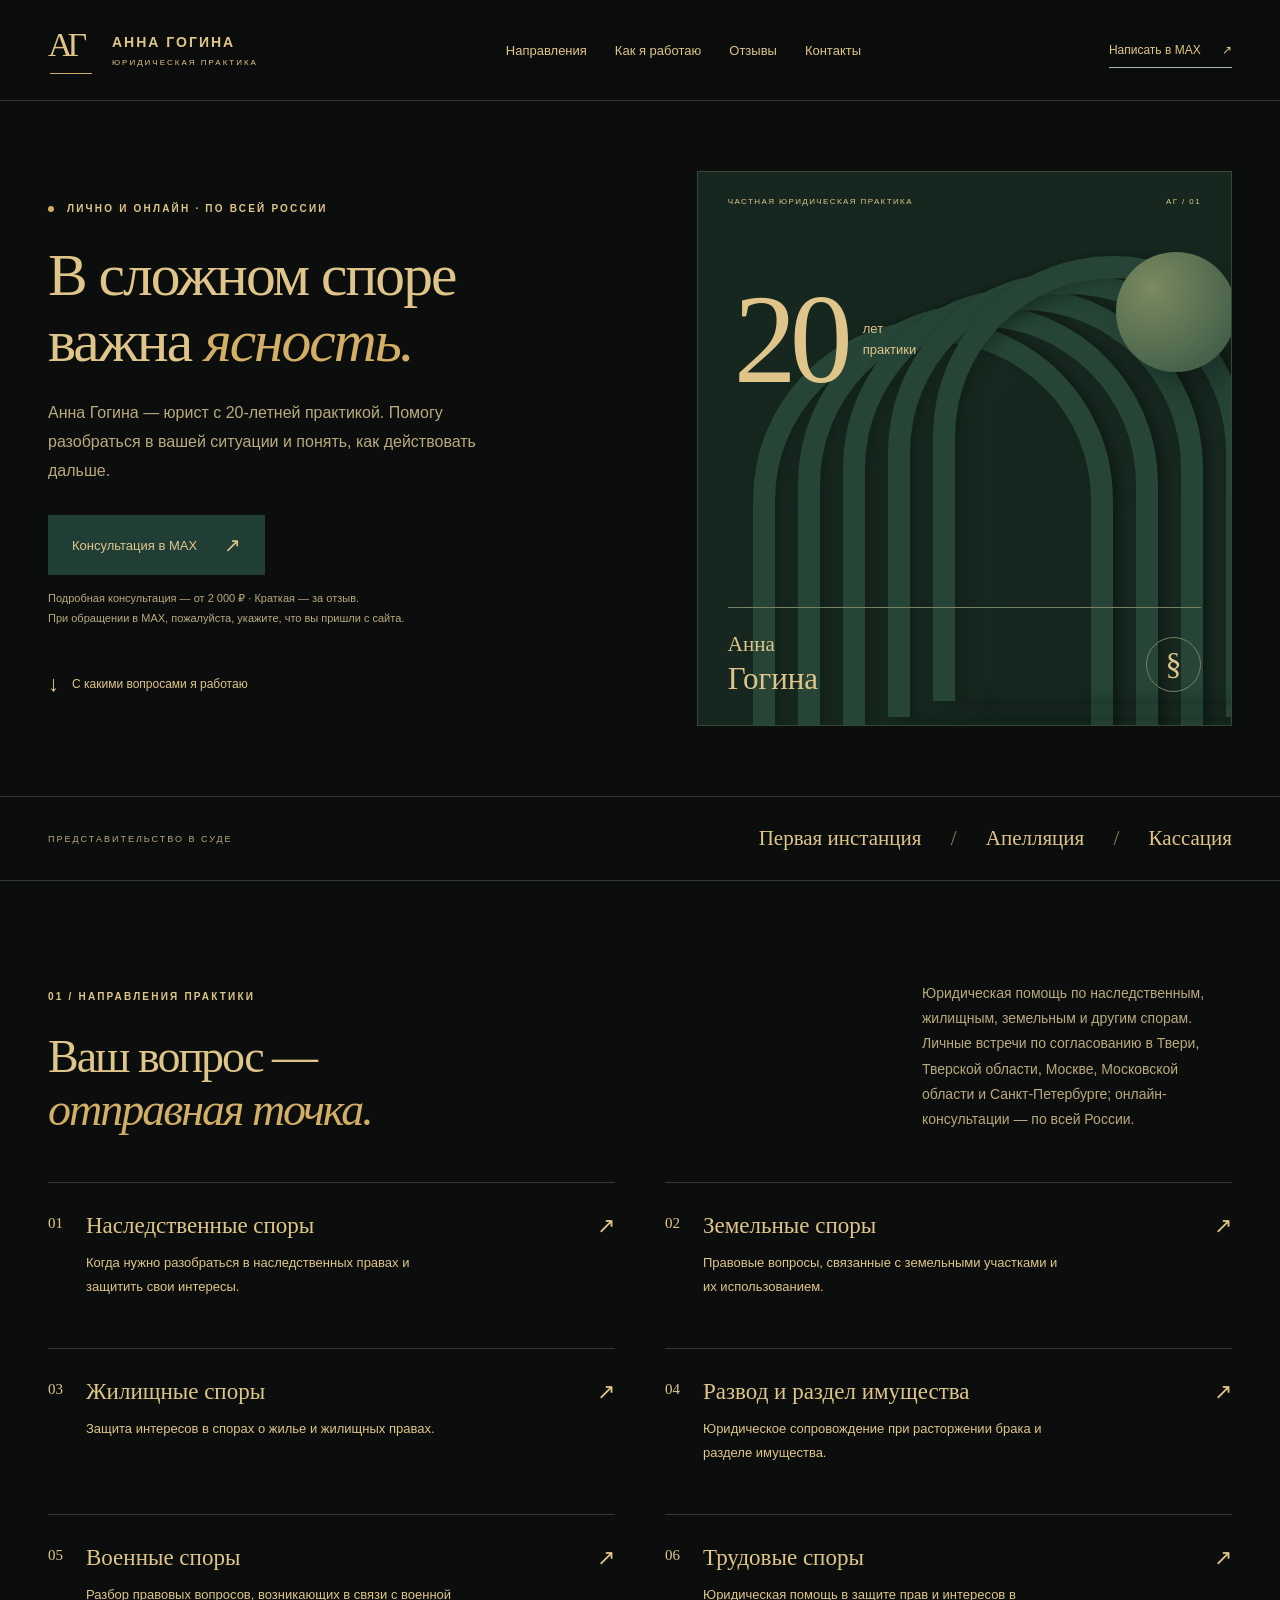
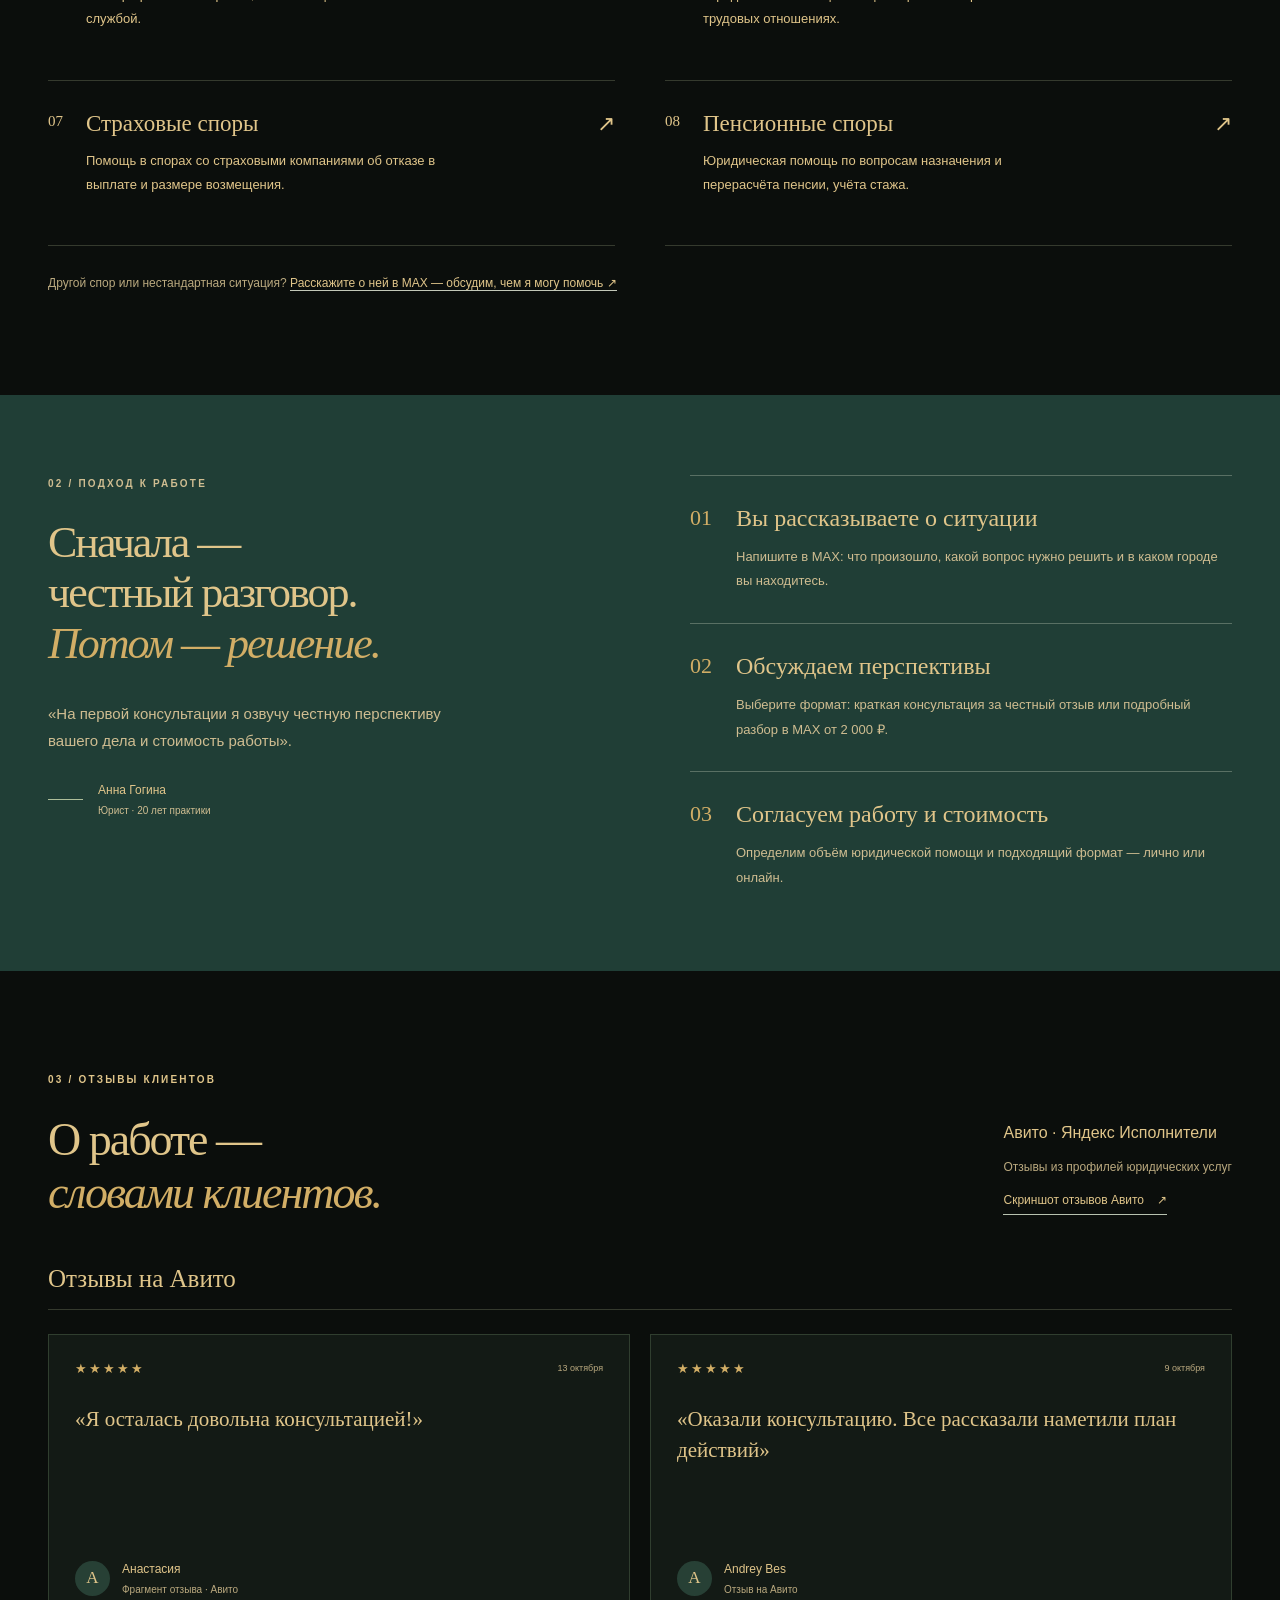
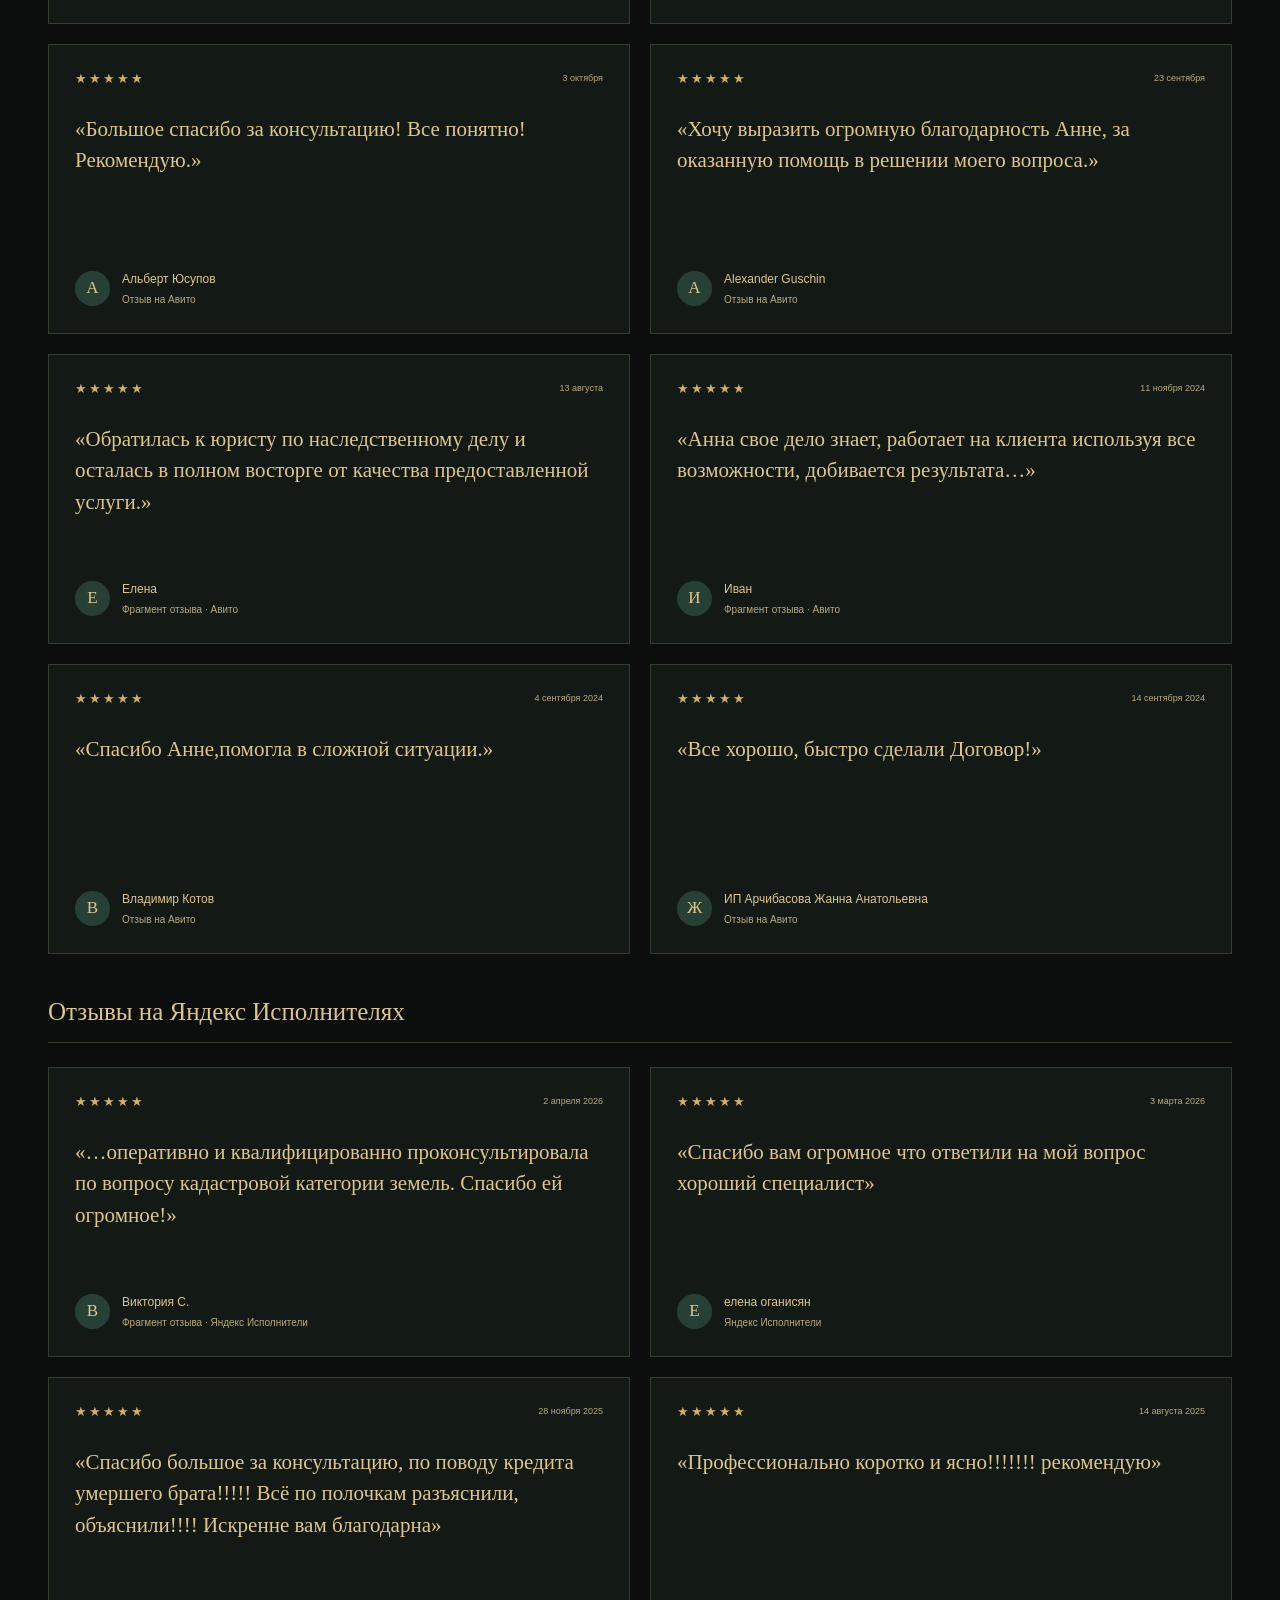
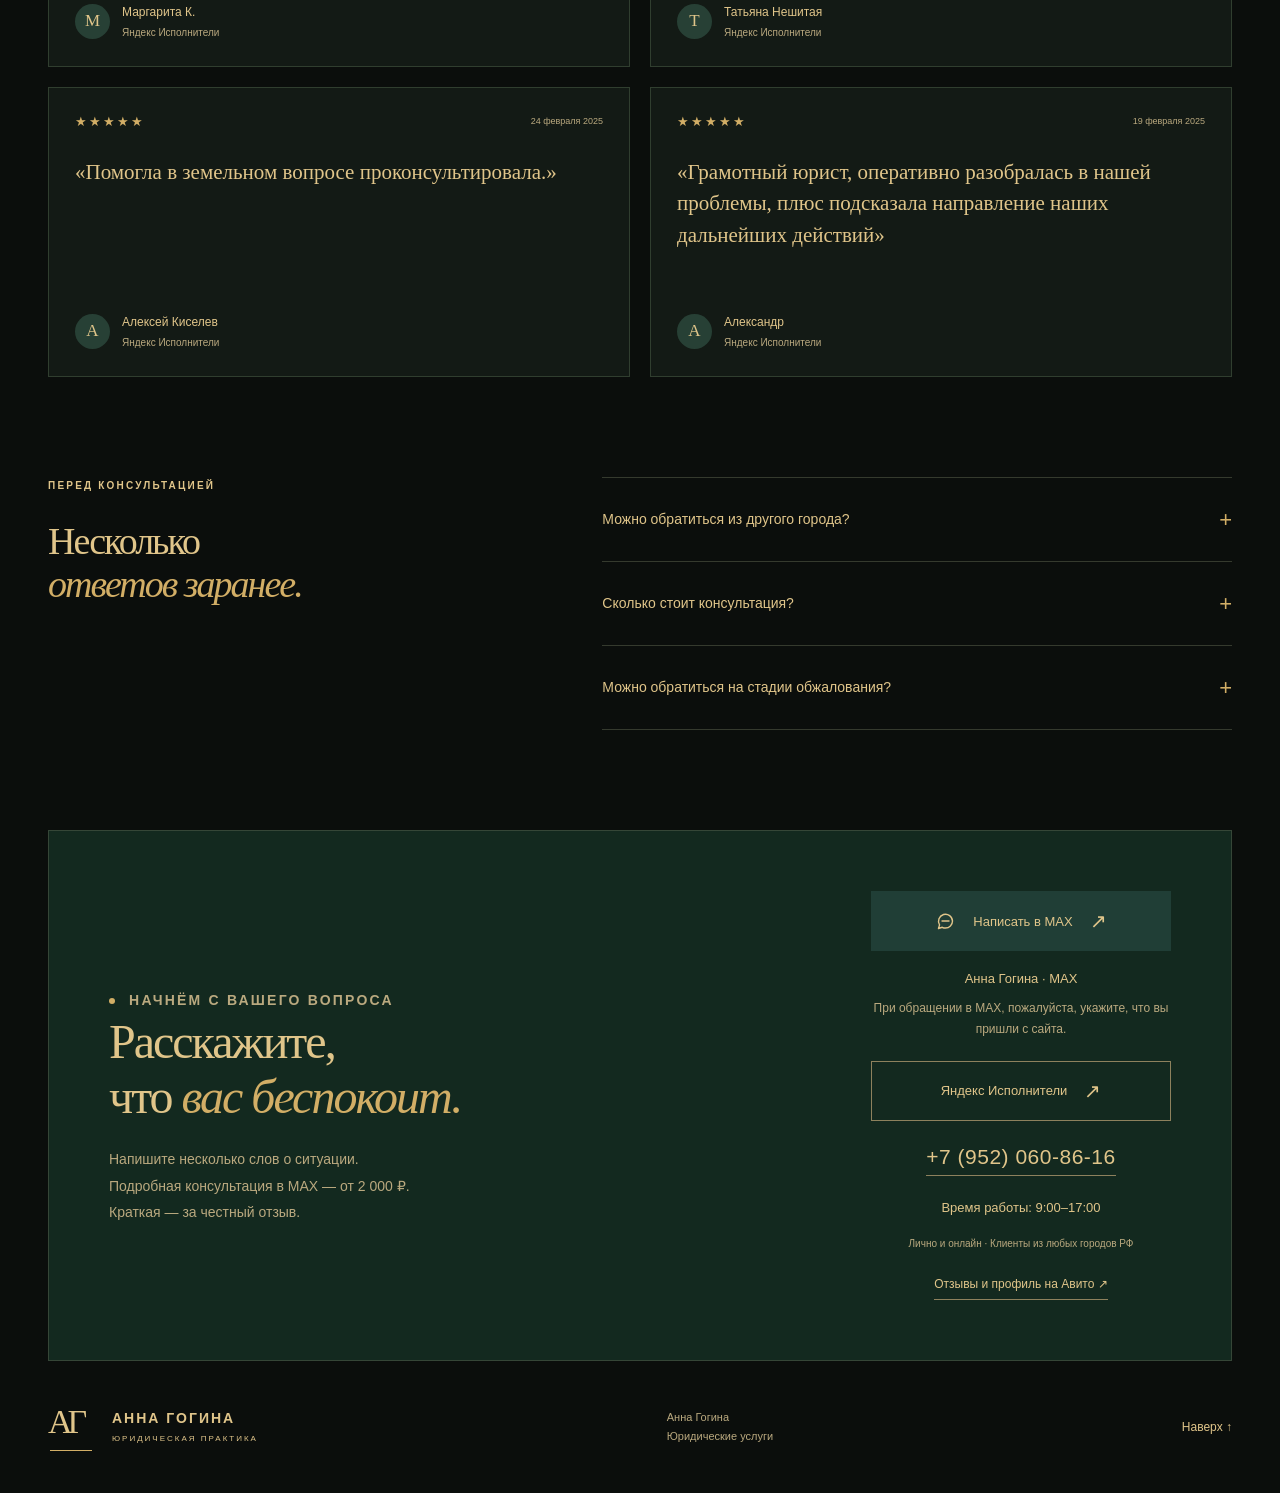
<file: index.html>
<!DOCTYPE html>
<html lang="ru">
<head>
<meta charset="UTF-8"><meta name="viewport" content="width=device-width,initial-scale=1">
<title>Юрист Анна Гогина — Москва, Тверь, Санкт-Петербург | Онлайн по России</title>
<meta name="description" content="Юрист Анна Гогина, 20 лет практики. Личные консультации: Москва, Московская область, Тверь, Тверская область, Санкт-Петербург. Онлайн по всей России. Наследственные, жилищные, семейные и трудовые споры.">
<meta name="theme-color" content="#203e36">
<meta property="og:title" content="Анна Гогина — юридическая практика"><meta property="og:description" content="20 лет практики. Лично и онлайн по всей России. Подробная консультация в MAX — от 2 000 ₽. Краткая — за честный отзыв."><meta property="og:type" content="website">
<link rel="icon" href="/favicon.svg" type="image/svg+xml">
  <link rel="canonical" href="https://www.anna-gogina-yurist.dynv6.net/">
<link rel="stylesheet" href="./style.css">
</head>
<body>
<a class="skip" href="#main">Перейти к содержанию</a>
<header class="header"><div class="container nav-wrap">
<a class="brand" href="#" aria-label="Анна Гогина, главная"><span class="brand-mark">АГ<span></span></span><span>АННА ГОГИНА<small>ЮРИДИЧЕСКАЯ ПРАКТИКА</small></span></a>
<nav id="navigation" aria-label="Главная навигация"><a href="#services">Направления</a><a href="#approach">Как я работаю</a><a href="#reviews">Отзывы</a><a href="#contact">Контакты</a></nav>
<a class="nav-contact" href="https://max.ru/u/f9LHodD0cOI7Xfsgb19KbJKbp6K6fRbyBsoQZZTtWMDK60sZPwkLlv2hIeY" target="_blank" rel="noopener noreferrer">Написать в MAX <span aria-hidden="true">&#8599;&#65038;</span></a>
<button class="menu" aria-label="Открыть меню" aria-controls="navigation" aria-expanded="false"><span></span><span></span></button>
</div></header>
<main id="main">
<section class="hero container" aria-labelledby="hero-title">
<div class="hero-copy"><p class="eyebrow"><span class="dot"></span> ЛИЧНО И ОНЛАЙН · ПО ВСЕЙ РОССИИ</p>
<h1 id="hero-title">В сложном споре<br>важна <em>ясность.</em></h1>
<p class="hero-intro">Анна Гогина — юрист с 20-летней практикой. Помогу разобраться в вашей ситуации и понять, как действовать дальше.</p>
<a class="button primary" href="https://max.ru/u/f9LHodD0cOI7Xfsgb19KbJKbp6K6fRbyBsoQZZTtWMDK60sZPwkLlv2hIeY" target="_blank" rel="noopener noreferrer">Консультация в MAX <span aria-hidden="true">&#8599;&#65038;</span></a>
<p class="button-note">Подробная консультация — от 2 000 ₽ · Краткая — за отзыв.<br>При обращении в MAX, пожалуйста, укажите, что вы пришли с сайта.</p>
<a class="scroll-link" href="#services"><span aria-hidden="true">↓</span> С какими вопросами я работаю</a></div>
<div class="hero-art" aria-label="Анна Гогина. 20 лет юридической практики">
<div class="art-top"><span>ЧАСТНАЯ ЮРИДИЧЕСКАЯ ПРАКТИКА</span><span>АГ / 01</span></div>
<div class="architecture" aria-hidden="true"><div class="arch a1"></div><div class="arch a2"></div><div class="arch a3"></div><div class="arch a4"></div><div class="arch a5"></div><div class="art-disc"></div></div>
<div class="experience"><span class="years">20</span><span>лет<br>практики</span></div>
<div class="art-bottom"><span>Анна<br><strong>Гогина</strong></span><span class="seal" aria-hidden="true">§</span></div>
</div>
</section>
<div class="stages"><div class="container stages-inner"><span>ПРЕДСТАВИТЕЛЬСТВО В СУДЕ</span><p>Первая инстанция <i> / </i> Апелляция <i> / </i> Кассация</p></div></div>
<section class="section container" id="services"><div class="section-heading"><div><p class="eyebrow">01 / НАПРАВЛЕНИЯ ПРАКТИКИ</p><h2>Ваш вопрос —<br><em>отправная точка.</em></h2></div><p>Юридическая помощь по наследственным, жилищным, земельным и другим спорам. Личные встречи по согласованию в Твери, Тверской области, Москве, Московской области и Санкт-Петербурге; онлайн-консультации — по всей России.</p></div>
<div class="service-grid">
<a class="service" href="./nasledstvennye-spory.html">
  <span class="service-number">01</span>
  <span class="service-body">
    <h3>Наследственные споры</h3>
    <p>Когда нужно разобраться в наследственных правах и защитить свои интересы.</p>
  </span>
  <span class="service-arrow" aria-hidden="true">&#8599;&#65038;</span>
</a>
<a class="service" href="./zemelnye-spory.html"><span class="service-number">02</span><span class="service-body"><h3>Земельные споры</h3><p>Правовые вопросы, связанные с земельными участками и их использованием.</p></span><span class="service-arrow" aria-hidden="true">&#8599;&#65038;</span></a>
<a class="service" href="./zhilishchnye-spory.html"><span class="service-number">03</span><span class="service-body"><h3>Жилищные споры</h3><p>Защита интересов в спорах о жилье и жилищных правах.</p></span><span class="service-arrow" aria-hidden="true">&#8599;&#65038;</span></a>
<a class="service" href="./razvod-razdel-imushchestva.html"><span class="service-number">04</span><span class="service-body"><h3>Развод и раздел имущества</h3><p>Юридическое сопровождение при расторжении брака и разделе имущества.</p></span><span class="service-arrow" aria-hidden="true">&#8599;&#65038;</span></a>
<a class="service" href="./voennye-spory.html"><span class="service-number">05</span><span class="service-body"><h3>Военные споры</h3><p>Разбор правовых вопросов, возникающих в связи с военной службой.</p></span><span class="service-arrow" aria-hidden="true">&#8599;&#65038;</span></a>
<a class="service" href="./trudovye-spory.html"><span class="service-number">06</span><span class="service-body"><h3>Трудовые споры</h3><p>Юридическая помощь в защите прав и интересов в трудовых отношениях.</p></span><span class="service-arrow" aria-hidden="true">&#8599;&#65038;</span></a>
<a class="service" href="./strakhovye-spory.html"><span class="service-number">07</span><span class="service-body"><h3>Страховые споры</h3><p>Помощь в спорах со страховыми компаниями об отказе в выплате и размере возмещения.</p></span><span class="service-arrow" aria-hidden="true">&#8599;&#65038;</span></a>
<a class="service" href="./pensionnye-spory.html"><span class="service-number">08</span><span class="service-body"><h3>Пенсионные споры</h3><p>Юридическая помощь по вопросам назначения и перерасчёта пенсии, учёта стажа.</p></span><span class="service-arrow" aria-hidden="true">&#8599;&#65038;</span></a>
</div><p class="section-footnote">Другой спор или нестандартная ситуация? <a href="https://max.ru/u/f9LHodD0cOI7Xfsgb19KbJKbp6K6fRbyBsoQZZTtWMDK60sZPwkLlv2hIeY" target="_blank" rel="noopener noreferrer">Расскажите о ней в MAX — обсудим, чем я могу помочь &#8599;&#65038;</a></p></section>
<section class="approach" id="approach"><div class="container approach-inner"><div class="approach-copy"><p class="eyebrow">02 / ПОДХОД К РАБОТЕ</p><h2>Сначала —<br>честный разговор.<br><em>Потом — решение.</em></h2><p class="quote">«На первой консультации я озвучу честную перспективу вашего дела и стоимость работы».</p><div class="signature"><span class="signature-line"></span><span>Анна Гогина<small>Юрист · 20 лет практики</small></span></div></div>
<ol class="steps"><li><span>01</span><div><h3>Вы рассказываете о ситуации</h3><p>Напишите в MAX: что произошло, какой вопрос нужно решить и в каком городе вы находитесь.</p></div></li><li><span>02</span><div><h3>Обсуждаем перспективы</h3><p>Выберите формат: краткая консультация за честный отзыв или подробный разбор в MAX от 2 000 ₽.</p></div></li><li><span>03</span><div><h3>Согласуем работу и стоимость</h3><p>Определим объём юридической помощи и подходящий формат — лично или онлайн.</p></div></li></ol></div></section>
<section class="section container" id="reviews"><div class="section-heading"><div><p class="eyebrow">03 / ОТЗЫВЫ КЛИЕНТОВ</p><h2>О работе —<br><em>словами клиентов.</em></h2></div><div class="reviews-source"><span class="review-platforms">Авито · Яндекс Исполнители</span><p>Отзывы из профилей юридических услуг</p><button class="text-button" id="show-reviews">Скриншот отзывов Авито <span aria-hidden="true">&#8599;&#65038;</span></button></div></div>
<h3 class="reviews-group-title">Отзывы на Авито</h3><div class="reviews-grid"><article class="review"><div class="review-top"><span class="stars" aria-label="5 из 5">★★★★★</span><span class="review-date">13 октября</span></div><blockquote>«Я осталась довольна консультацией!»</blockquote><div class="review-person"><span class="initial">А</span><span>Анастасия<small>Фрагмент отзыва · Авито</small></span></div></article>
<article class="review"><div class="review-top"><span class="stars" aria-label="5 из 5">★★★★★</span><span class="review-date">9 октября</span></div><blockquote>«Оказали консультацию. Все рассказали наметили план действий»</blockquote><div class="review-person"><span class="initial">A</span><span>Andrey Bes<small>Отзыв на Авито</small></span></div></article>
<article class="review"><div class="review-top"><span class="stars" aria-label="5 из 5">★★★★★</span><span class="review-date">3 октября</span></div><blockquote>«Большое спасибо за консультацию! Все понятно! Рекомендую.»</blockquote><div class="review-person"><span class="initial">А</span><span>Альберт Юсупов<small>Отзыв на Авито</small></span></div></article>
<article class="review"><div class="review-top"><span class="stars" aria-label="5 из 5">★★★★★</span><span class="review-date">23 сентября</span></div><blockquote>«Хочу выразить огромную благодарность Анне, за оказанную помощь в решении моего вопроса.»</blockquote><div class="review-person"><span class="initial">A</span><span>Alexander Guschin<small>Отзыв на Авито</small></span></div></article>
<article class="review"><div class="review-top"><span class="stars" aria-label="5 из 5">★★★★★</span><span class="review-date">13 августа</span></div><blockquote>«Обратилась к юристу по наследственному делу и осталась в полном восторге от качества предоставленной услуги.»</blockquote><div class="review-person"><span class="initial">Е</span><span>Елена<small>Фрагмент отзыва · Авито</small></span></div></article>
<article class="review"><div class="review-top"><span class="stars" aria-label="5 из 5">★★★★★</span><time datetime="2024-11-11">11 ноября 2024</time></div><blockquote>«Анна свое дело знает, работает на клиента используя все возможности, добивается результата…»</blockquote><div class="review-person"><span class="initial">И</span><span>Иван<small>Фрагмент отзыва · Авито</small></span></div></article>
<article class="review"><div class="review-top"><span class="stars" aria-label="5 из 5">★★★★★</span><time datetime="2024-09-04">4 сентября 2024</time></div><blockquote>«Спасибо Анне,помогла в сложной ситуации.»</blockquote><div class="review-person"><span class="initial">В</span><span>Владимир Котов<small>Отзыв на Авито</small></span></div></article>
<article class="review"><div class="review-top"><span class="stars" aria-label="5 из 5">★★★★★</span><time datetime="2024-09-14">14 сентября 2024</time></div><blockquote>«Все хорошо, быстро сделали Договор!»</blockquote><div class="review-person"><span class="initial">Ж</span><span>ИП Арчибасова Жанна Анатольевна<small>Отзыв на Авито</small></span></div></article></div><h3 class="reviews-group-title yandex-group">Отзывы на Яндекс Исполнителях</h3><div class="reviews-grid"><article class="review"><div class="review-top"><span class="stars" aria-label="5 из 5">★★★★★</span><time datetime="2026-04-02">2 апреля 2026</time></div><blockquote>«…оперативно и квалифицированно проконсультировала по вопросу кадастровой категории земель. Спасибо ей огромное!»</blockquote><div class="review-person"><span class="initial">В</span><span>Виктория С.<small>Фрагмент отзыва · Яндекс Исполнители</small></span></div></article>
<article class="review"><div class="review-top"><span class="stars" aria-label="5 из 5">★★★★★</span><time datetime="2026-03-03">3 марта 2026</time></div><blockquote>«Спасибо вам огромное что ответили на мой вопрос хороший специалист»</blockquote><div class="review-person"><span class="initial">Е</span><span>елена оганисян<small>Яндекс Исполнители</small></span></div></article>
<article class="review"><div class="review-top"><span class="stars" aria-label="5 из 5">★★★★★</span><time datetime="2025-11-28">28 ноября 2025</time></div><blockquote>«Спасибо большое за консультацию, по поводу кредита умершего брата!!!!! Всё по полочкам разъяснили, объяснили!!!! Искренне вам благодарна»</blockquote><div class="review-person"><span class="initial">М</span><span>Маргарита К.<small>Яндекс Исполнители</small></span></div></article>
<article class="review"><div class="review-top"><span class="stars" aria-label="5 из 5">★★★★★</span><time datetime="2025-08-14">14 августа 2025</time></div><blockquote>«Профессионально коротко и ясно!!!!!!! рекомендую»</blockquote><div class="review-person"><span class="initial">Т</span><span>Татьяна Нешитая<small>Яндекс Исполнители</small></span></div></article>
<article class="review"><div class="review-top"><span class="stars" aria-label="5 из 5">★★★★★</span><time datetime="2025-02-24">24 февраля 2025</time></div><blockquote>«Помогла в земельном вопросе проконсультировала.»</blockquote><div class="review-person"><span class="initial">А</span><span>Алексей Киселев<small>Яндекс Исполнители</small></span></div></article>
<article class="review"><div class="review-top"><span class="stars" aria-label="5 из 5">★★★★★</span><time datetime="2025-02-19">19 февраля 2025</time></div><blockquote>«Грамотный юрист, оперативно разобралась в нашей проблемы, плюс подсказала направление наших дальнейших действий»</blockquote><div class="review-person"><span class="initial">А</span><span>Александр<small>Яндекс Исполнители</small></span></div></article>
</div></section>
<section class="faq-section container"><div><p class="eyebrow">ПЕРЕД КОНСУЛЬТАЦИЕЙ</p><h2>Несколько<br><em>ответов заранее.</em></h2></div><div class="faq"><details><summary>Можно обратиться из другого города?<span aria-hidden="true">+</span></summary><p>Да. Анна Гогина работает онлайн с клиентами из любых городов России. Возможность личной встречи и её место можно уточнить в MAX.</p></details><details><summary>Сколько стоит консультация?<span aria-hidden="true">+</span></summary><p>Подробная консультация в MAX стоит от 2 000 ₽. Краткая консультация — за честный отзыв. Стоимость дальнейшего сопровождения обсуждается отдельно после знакомства с вашей ситуацией.</p></details><details><summary>Можно обратиться на стадии обжалования?<span aria-hidden="true">+</span></summary><p>Да. Анна Гогина ведёт дела в первой инстанции, апелляции и кассации. При обращении укажите текущую стадию дела и известные вам сроки.</p></details></div></section>
<section id="contact" class="contact container"><div><p class="eyebrow"><span class="dot"></span> НАЧНЁМ С ВАШЕГО ВОПРОСА</p><h2>Расскажите,<br>что <em>вас беспокоит.</em></h2><p>Напишите несколько слов о ситуации.<br>Подробная консультация в MAX — от 2 000 ₽.<br>Краткая — за честный отзыв.</p></div><div class="contact-action"><a class="button primary" href="https://max.ru/u/f9LHodD0cOI7Xfsgb19KbJKbp6K6fRbyBsoQZZTtWMDK60sZPwkLlv2hIeY" target="_blank" rel="noopener noreferrer"><svg viewBox="0 0 24 24" fill="none" aria-hidden="true"><path d="M20 11.5a8 8 0 0 1-8 8c-1.3 0-2.6-.3-3.7-.9L4 20l1.2-4.1A8 8 0 1 1 20 11.5Z" stroke="currentColor" stroke-width="1.6" stroke-linejoin="round"/><path d="M8 11.5h8" stroke="currentColor" stroke-width="1.6" stroke-linecap="round"/></svg>Написать в MAX <span aria-hidden="true">&#8599;&#65038;</span></a><span>Анна Гогина · MAX</span><p class="referral-note">При обращении в MAX, пожалуйста, укажите, что вы пришли с сайта.</p><a class="button secondary" href="https://uslugi.yandex.ru/profile/AnnaSergeevnaGogina-1872394" target="_blank" rel="noopener noreferrer">Яндекс Исполнители <span aria-hidden="true">&#8599;&#65038;</span></a><a class="phone" href="tel:+79520608616">+7 (952) 060-86-16</a><p class="working-hours">Время работы: 9:00–17:00</p><p>Лично и онлайн · Клиенты из любых городов РФ</p><a class="avito-contact" href="https://www.avito.ru/tver/predlozheniya_uslug/yuristbesplatnaya_konsultatsiya20_let_praktiki_1939436170" target="_blank" rel="noopener noreferrer">Отзывы и профиль на Авито &#8599;&#65038;</a></div></section>
</main>
<footer class="container footer"><a class="brand" href="#"><span class="brand-mark">АГ<span></span></span><span>АННА ГОГИНА<small>ЮРИДИЧЕСКАЯ ПРАКТИКА</small></span></a><p>Анна Гогина<br>Юридические услуги</p><a href="#main">Наверх ↑</a></footer>
<dialog id="reviews-dialog" aria-labelledby="dialog-title"><div class="dialog-heading"><h2 id="dialog-title">Отзывы на Авито</h2><button id="close-reviews" aria-label="Закрыть скриншот">×</button></div><img src="./assets/reviews-avito.png" alt="Скриншот отзывов с Авито об услугах Анны: отзывы Ивана, Сергея, Жанны Арчибасовой, Владимира Котова и Александра Шкваркина." loading="lazy"></dialog>
<script src="./app.js"></script>
</body></html>
</file>
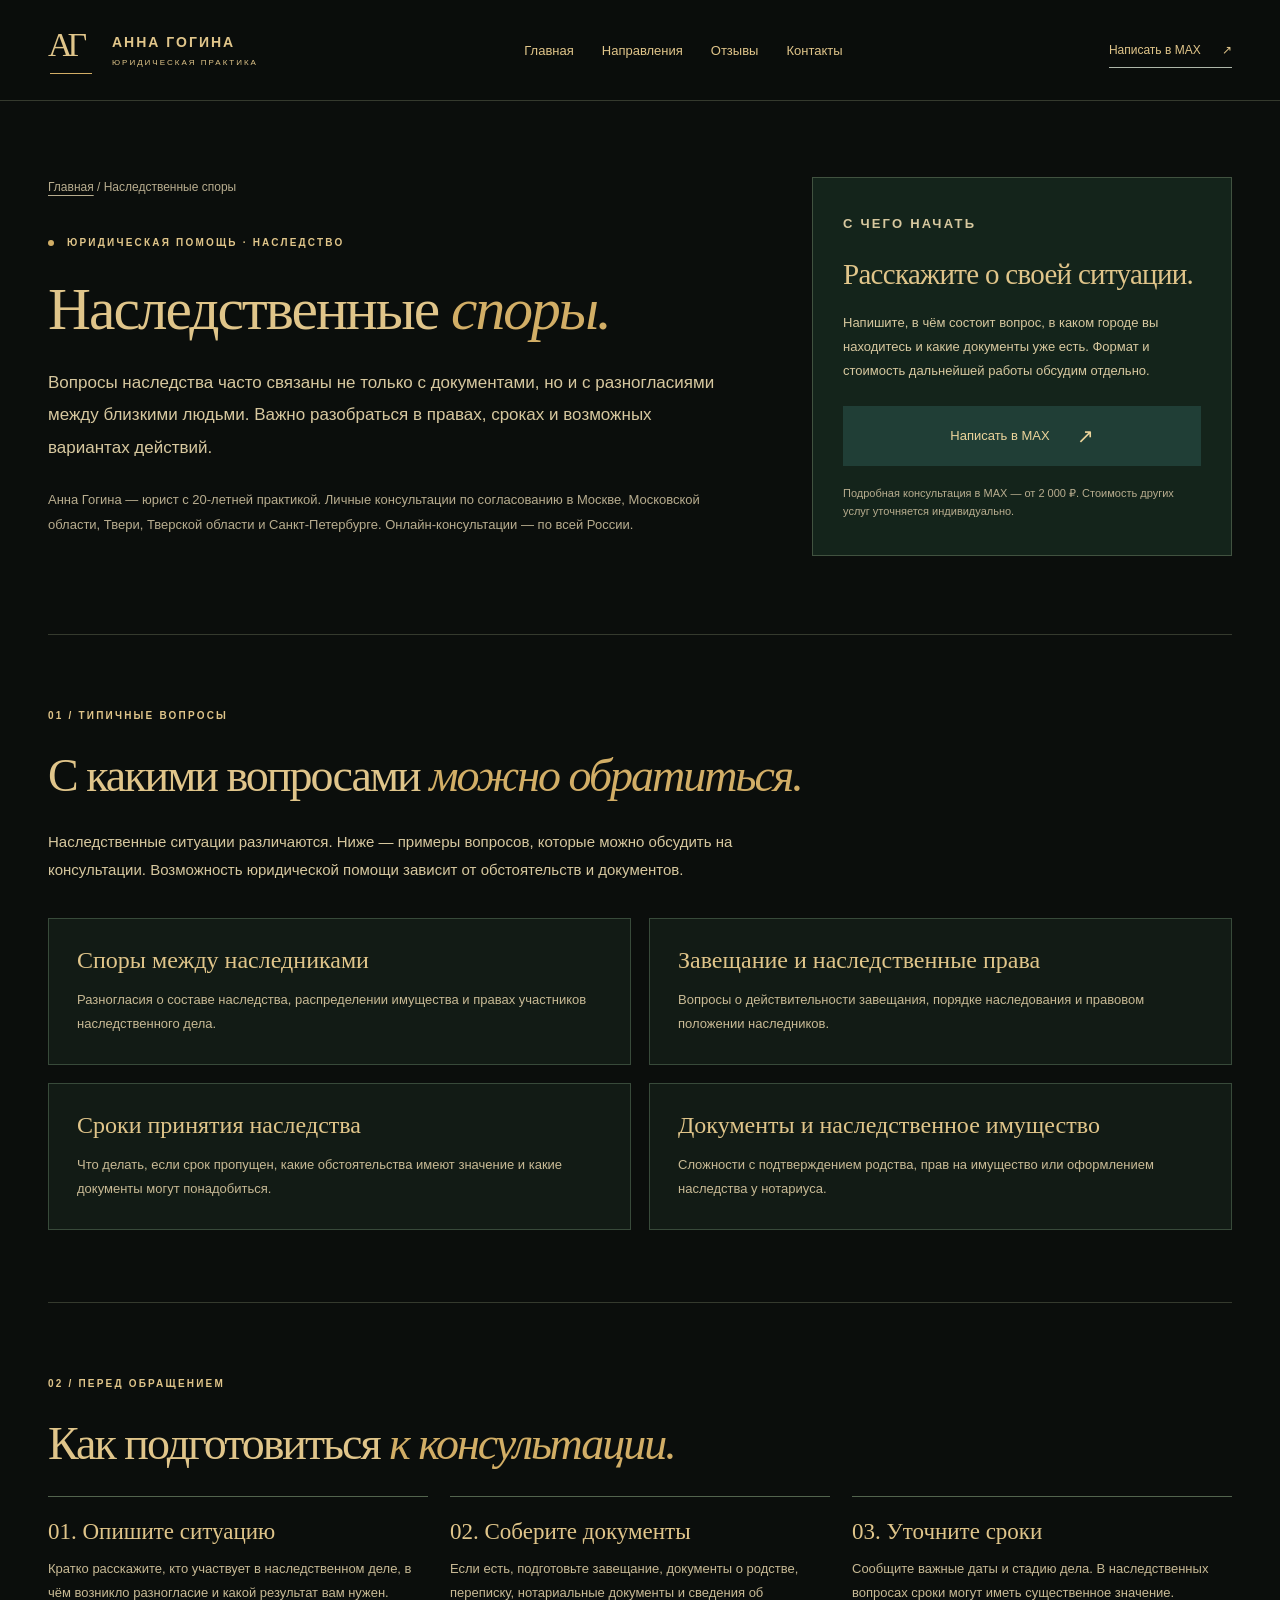
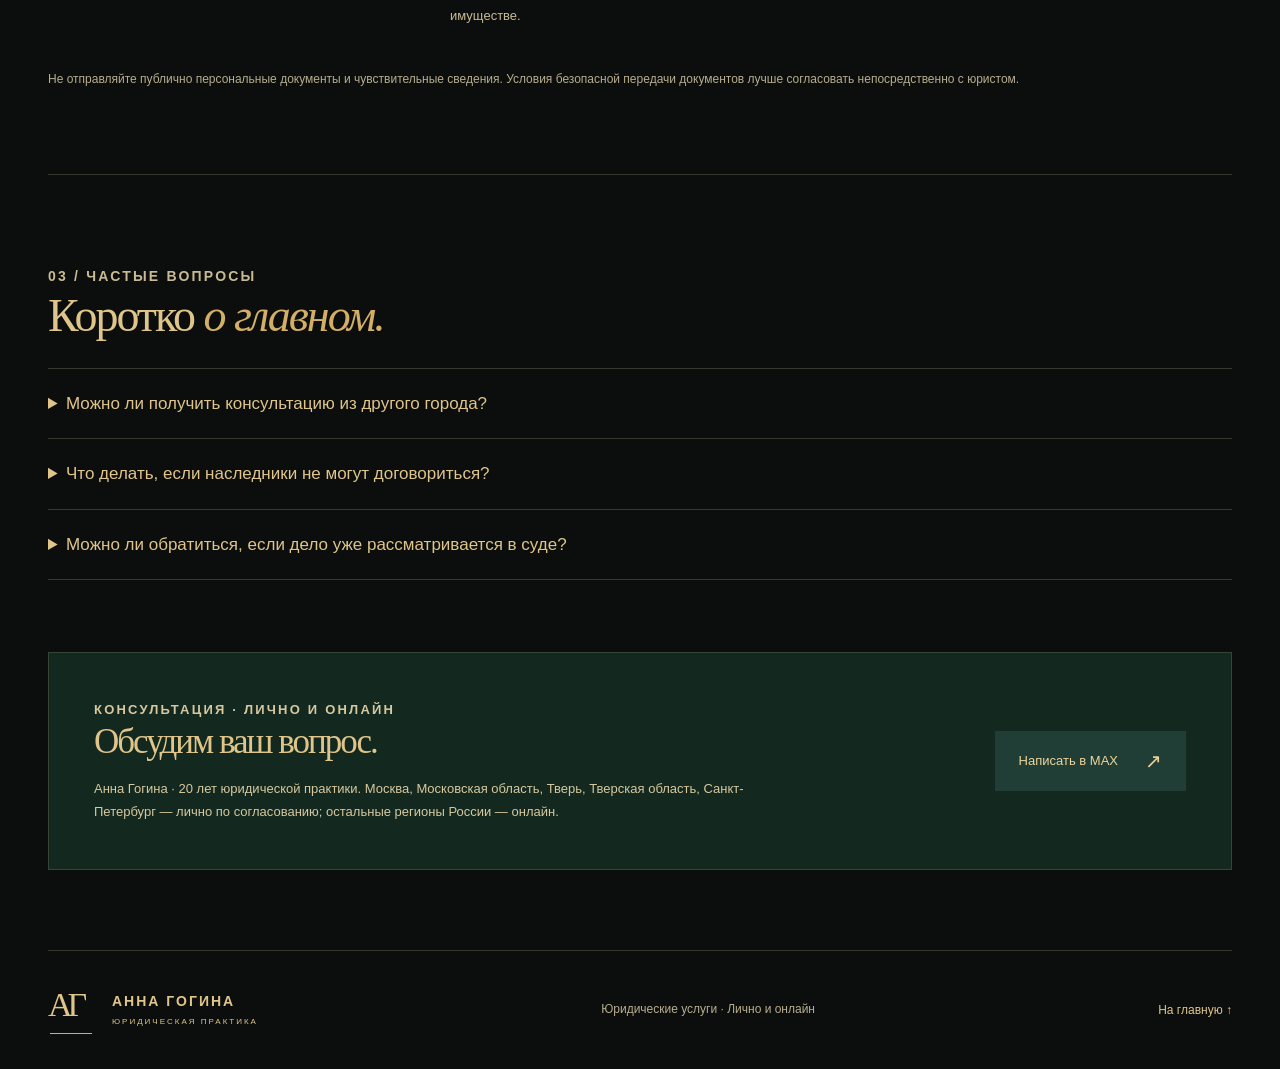
<file: nasledstvennye-spory.html>
<!DOCTYPE html>
<html lang="ru">
<head>
  <meta charset="UTF-8">
  <meta name="viewport" content="width=device-width, initial-scale=1">
  <title>Наследственные споры — юрист Анна Гогина | Москва, Тверь, СПб</title>
  <meta name="description" content="Помощь юриста Анны Гогиной по наследственным спорам: завещания, наследственные доли, сроки, документы и споры между наследниками. Лично в Москве, МО, Твери, Тверской области, Санкт-Петербурге; онлайн по России.">
  <meta name="theme-color" content="#203e36">
  <meta property="og:type" content="website">
  <meta property="og:title" content="Наследственные споры — юрист Анна Гогина">
  <meta property="og:description" content="Юридическая помощь по вопросам наследства. Лично и онлайн по всей России.">
  <link rel="canonical" href="https://www.anna-gogina-yurist.dynv6.net/nasledstvennye-spory.html">
  <link rel="icon" href="/favicon.svg" type="image/svg+xml">
  <style>

:root{--paper:#0b0e0c;--ink:#203e36;--muted:#b8ad8f;--line:#353a2e;--copper:#d2ae66;--gold:#e0c58a;--serif:Georgia,'Times New Roman',serif}
*{box-sizing:border-box}html{scroll-behavior:smooth;scroll-padding-top:100px}body{margin:0;background:var(--paper);color:var(--gold);font-family:Arial,Helvetica,sans-serif;-webkit-font-smoothing:antialiased}a{color:inherit;text-decoration:none}button{font:inherit}a,button,summary{-webkit-tap-highlight-color:transparent}a:focus-visible,button:focus-visible,summary:focus-visible{outline:3px solid var(--copper);outline-offset:5px}button{cursor:pointer}
::selection{background:#395344;color:#f4dca2}.container{width:min(1240px,calc(100% - 96px));margin:auto}
.header{background:rgba(11,14,12,.97);border-bottom:1px solid var(--line);position:sticky;top:0;z-index:10}.nav-wrap{height:100px;display:flex;align-items:center;justify-content:space-between;gap:30px}.brand{display:flex;gap:16px;align-items:center;font-size:14px;letter-spacing:2px;font-weight:600}.brand small{display:block;font-size:8px;letter-spacing:2px;margin-top:8px;font-weight:400}.brand-mark{font-family:var(--serif);font-size:34px;letter-spacing:-5px;width:48px;height:48px;position:relative;font-weight:400}.brand-mark span{position:absolute;bottom:0;left:2px;width:42px;border-bottom:1px solid var(--copper)}nav{display:flex;gap:28px;font-size:13px}nav a{transition:color .2s}nav a:hover{color:var(--copper)}.nav-contact{font-size:12px;border-bottom:1px solid #aeb7aa;padding:10px 0;white-space:nowrap}.nav-contact span{margin-left:18px}.menu{display:none}
h1,h2,h3,p{margin-top:0}h1,h2{font-family:var(--serif);font-weight:400;letter-spacing:-2px}h1{font-size:clamp(44px,4.65vw,68px);line-height:1.1;margin-bottom:25px}h2{font-size:46px;line-height:1.15;margin-bottom:0}em{font-weight:400;color:var(--copper);font-style:italic}.eyebrow{font-size:10px;letter-spacing:2.2px;font-weight:600;line-height:1.7;margin:0 0 26px}.dot{display:inline-block;width:6px;height:6px;border-radius:50%;background:var(--copper);margin-right:8px;vertical-align:middle}
.button{display:inline-flex;align-items:center;justify-content:center;gap:27px;min-height:58px;padding:17px 23px;font-size:13px;border:1px solid transparent;transition:background .2s,transform .2s}.button:hover{transform:translateY(-2px)}.primary{background:var(--ink);color:#ecd49b}.primary:hover{background:#34594a}.button span:last-child{font-size:20px}
.footer{border-top:1px solid var(--line);padding-top:35px;padding-bottom:35px;display:flex;align-items:center;justify-content:space-between;gap:25px}.footer p{margin:0;font-size:12px;line-height:1.6;color:var(--muted)}.footer>a:last-child{font-size:12px}
.skip{position:fixed;top:-100px;left:15px;padding:15px;background:var(--ink);color:white;z-index:30}.skip:focus{top:10px}
@media(max-width:1100px){.container{width:calc(100% - 64px)}.nav-contact{display:none}}
@media(max-width:760px){html{scroll-padding-top:85px}.container{width:calc(100% - 40px)}.nav-wrap{height:78px}.brand{font-size:12px;gap:12px}.brand small{font-size:7px}.brand-mark{font-size:31px;width:40px;height:42px}.brand-mark span{width:36px}.menu{display:flex;flex-direction:column;justify-content:center;gap:7px;background:none;border:1px solid var(--line);width:44px;height:44px;align-items:center}.menu span{width:18px;border-top:1px solid var(--gold)}nav{display:none;position:absolute;top:78px;left:0;right:0;flex-direction:column;background:var(--paper);padding:22px;border-bottom:1px solid var(--line);gap:0}nav.open{display:flex}nav a{padding:14px 0}.eyebrow{font-size:9px;letter-spacing:1.7px;margin-bottom:22px}h1{font-size:49px;letter-spacing:-2px}h2{font-size:37px;letter-spacing:-1.3px}.footer{flex-wrap:wrap;padding-top:30px;padding-bottom:30px}.footer .brand{width:100%}.footer p{font-size:10px}}
@media(prefers-reduced-motion:reduce){html{scroll-behavior:auto}*,*::before,*::after{transition:none!important}}

</style>
  <style>
    .sub-hero{padding-top:76px;padding-bottom:78px;display:grid;grid-template-columns:minmax(0,1.25fr) minmax(290px,.75fr);gap:64px;align-items:start}
    .breadcrumbs{font-size:12px;color:var(--muted);margin:0 0 35px;line-height:1.8}
    .breadcrumbs a{text-decoration:underline;text-underline-offset:4px}
    .sub-hero h1{max-width:770px}
    .sub-lead{max-width:680px;font-size:17px;line-height:1.9;color:#d7c89f;margin-bottom:24px}
    .sub-detail{font-size:13px;line-height:1.9;color:var(--muted);max-width:660px}
    .sub-aside{border:1px solid #415240;background:#14241b;padding:34px 30px}
    .sub-aside h2{font-size:29px;letter-spacing:-.7px;margin-bottom:20px}
    .sub-aside p{font-size:13px;line-height:1.85;color:#d7c89f;margin-bottom:22px}
    .sub-aside .button{width:100%;text-align:center}
    .sub-aside small{display:block;margin-top:18px;color:var(--muted);font-size:11px;line-height:1.7}
    .sub-section{padding:72px 0;border-top:1px solid var(--line)}
    .sub-section h2{max-width:860px;margin-bottom:25px}
    .sub-section .intro{font-size:15px;line-height:1.85;color:#d7c89f;max-width:760px;margin-bottom:35px}
    .sub-grid{display:grid;grid-template-columns:repeat(2,minmax(0,1fr));gap:18px}
    .sub-card{border:1px solid #384a3a;padding:28px;background:#121b15}
    .sub-card h3{font-family:var(--serif);font-size:24px;font-weight:400;margin-bottom:14px}
    .sub-card p{font-size:13px;line-height:1.85;color:#c8ba95;margin:0}
    .sub-steps{list-style:none;padding:0;margin:0;display:grid;grid-template-columns:repeat(3,minmax(0,1fr));gap:22px}
    .sub-steps li{border-top:1px solid #53644e;padding-top:22px}
    .sub-steps strong{display:block;font-family:var(--serif);font-size:23px;font-weight:400;margin-bottom:12px}
    .sub-steps p{font-size:13px;line-height:1.8;color:#c8ba95}
    .sub-note{font-size:12px;line-height:1.8;color:var(--muted);margin-top:28px}
    .sub-faq details{border-top:1px solid var(--line);padding:22px 0}
    .sub-faq details:last-child{border-bottom:1px solid var(--line)}
    .sub-faq summary{cursor:pointer;font-size:17px;line-height:1.5}
    .sub-faq p{max-width:850px;color:#c8ba95;font-size:14px;line-height:1.9;margin:16px 0 0}
    .sub-cta{background:#13291f;border:1px solid #354637;padding:45px;display:flex;justify-content:space-between;align-items:center;gap:40px;margin-bottom:80px}
    .sub-cta h2{font-size:35px;margin-bottom:15px}
    .sub-cta p{font-size:13px;line-height:1.8;color:#d7c89f;max-width:680px;margin:0}
    .sub-cta .button{white-space:nowrap}
    @media(max-width:900px){.sub-hero{grid-template-columns:1fr;gap:30px}.sub-steps{grid-template-columns:1fr}.sub-cta{flex-direction:column;align-items:flex-start}}
    @media(max-width:760px){.sub-hero{padding-top:40px;padding-bottom:50px}.sub-hero h1{font-size:43px}.sub-lead{font-size:15px}.sub-grid{grid-template-columns:1fr}.sub-section{padding:50px 0}.sub-card{padding:24px}.sub-cta{padding:28px 22px;margin-bottom:50px}.sub-cta h2{font-size:30px}.sub-cta .button{width:100%}}
  </style>
</head>
<body>
  <a class="skip" href="#main">Перейти к содержанию</a>
  <header class="header">
    <div class="container nav-wrap">
      <a class="brand" href="https://www.anna-gogina-yurist.dynv6.net/" aria-label="Анна Гогина, главная">
        <span class="brand-mark">АГ<span></span></span>
        <span>АННА ГОГИНА<small>ЮРИДИЧЕСКАЯ ПРАКТИКА</small></span>
      </a>
      <nav id="navigation" aria-label="Главная навигация">
        <a href="https://www.anna-gogina-yurist.dynv6.net/">Главная</a>
        <a href="https://www.anna-gogina-yurist.dynv6.net/#services">Направления</a>
        <a href="https://www.anna-gogina-yurist.dynv6.net/#reviews">Отзывы</a>
        <a href="https://www.anna-gogina-yurist.dynv6.net/#contact">Контакты</a>
      </nav>
      <a class="nav-contact" href="https://max.ru/u/f9LHodD0cOI7Xfsgb19KbJKbp6K6fRbyBsoQZZTtWMDK60sZPwkLlv2hIeY" target="_blank" rel="noopener noreferrer">Написать в MAX <span aria-hidden="true">↗</span></a>
      <button class="menu" aria-label="Открыть меню" aria-controls="navigation" aria-expanded="false"><span></span><span></span></button>
    </div>
  </header>
  <main id="main">
    <section class="container sub-hero">
      <div>
        <p class="breadcrumbs"><a href="https://www.anna-gogina-yurist.dynv6.net/">Главная</a> / Наследственные споры</p>
        <p class="eyebrow"><span class="dot"></span> ЮРИДИЧЕСКАЯ ПОМОЩЬ · НАСЛЕДСТВО</p>
        <h1>Наследственные <em>споры.</em></h1>
        <p class="sub-lead">Вопросы наследства часто связаны не только с документами, но и с разногласиями между близкими людьми. Важно разобраться в правах, сроках и возможных вариантах действий.</p>
        <p class="sub-detail">Анна Гогина — юрист с 20-летней практикой. Личные консультации по согласованию в Москве, Московской области, Твери, Тверской области и Санкт-Петербурге. Онлайн-консультации — по всей России.</p>
      </div>
      <aside class="sub-aside" aria-label="Записаться на консультацию">
        <p class="eyebrow">С ЧЕГО НАЧАТЬ</p>
        <h2>Расскажите о своей ситуации.</h2>
        <p>Напишите, в чём состоит вопрос, в каком городе вы находитесь и какие документы уже есть. Формат и стоимость дальнейшей работы обсудим отдельно.</p>
        <a class="button primary" href="https://max.ru/u/f9LHodD0cOI7Xfsgb19KbJKbp6K6fRbyBsoQZZTtWMDK60sZPwkLlv2hIeY" target="_blank" rel="noopener noreferrer">Написать в MAX <span aria-hidden="true">↗</span></a>
        <small>Подробная консультация в MAX — от 2 000 ₽. Стоимость других услуг уточняется индивидуально.</small>
      </aside>
    </section>
    <section class="container sub-section" aria-labelledby="questions-title">
      <p class="eyebrow">01 / ТИПИЧНЫЕ ВОПРОСЫ</p>
      <h2 id="questions-title">С какими вопросами <em>можно обратиться.</em></h2>
      <p class="intro">Наследственные ситуации различаются. Ниже — примеры вопросов, которые можно обсудить на консультации. Возможность юридической помощи зависит от обстоятельств и документов.</p>
      <div class="sub-grid">
        <article class="sub-card"><h3>Споры между наследниками</h3><p>Разногласия о составе наследства, распределении имущества и правах участников наследственного дела.</p></article>
        <article class="sub-card"><h3>Завещание и наследственные права</h3><p>Вопросы о действительности завещания, порядке наследования и правовом положении наследников.</p></article>
        <article class="sub-card"><h3>Сроки принятия наследства</h3><p>Что делать, если срок пропущен, какие обстоятельства имеют значение и какие документы могут понадобиться.</p></article>
        <article class="sub-card"><h3>Документы и наследственное имущество</h3><p>Сложности с подтверждением родства, прав на имущество или оформлением наследства у нотариуса.</p></article>
      </div>
    </section>
    <section class="container sub-section" aria-labelledby="prepare-title">
      <p class="eyebrow">02 / ПЕРЕД ОБРАЩЕНИЕМ</p>
      <h2 id="prepare-title">Как подготовиться <em>к консультации.</em></h2>
      <ol class="sub-steps">
        <li><strong>01. Опишите ситуацию</strong><p>Кратко расскажите, кто участвует в наследственном деле, в чём возникло разногласие и какой результат вам нужен.</p></li>
        <li><strong>02. Соберите документы</strong><p>Если есть, подготовьте завещание, документы о родстве, переписку, нотариальные документы и сведения об имуществе.</p></li>
        <li><strong>03. Уточните сроки</strong><p>Сообщите важные даты и стадию дела. В наследственных вопросах сроки могут иметь существенное значение.</p></li>
      </ol>
      <p class="sub-note">Не отправляйте публично персональные документы и чувствительные сведения. Условия безопасной передачи документов лучше согласовать непосредственно с юристом.</p>
    </section>
    <section class="container sub-section sub-faq" aria-labelledby="faq-title">
      <p class="eyebrow">03 / ЧАСТЫЕ ВОПРОСЫ</p>
      <h2 id="faq-title">Коротко <em>о главном.</em></h2>
      <details><summary>Можно ли получить консультацию из другого города?</summary><p>Да. Онлайн-консультации доступны клиентам из разных регионов России. Возможность личной встречи можно согласовать для Москвы, Московской области, Твери, Тверской области и Санкт-Петербурга.</p></details>
      <details><summary>Что делать, если наследники не могут договориться?</summary><p>Сначала важно установить обстоятельства, состав наследственного имущества и документы, подтверждающие права сторон. Возможные способы урегулирования зависят от конкретной ситуации.</p></details>
      <details><summary>Можно ли обратиться, если дело уже рассматривается в суде?</summary><p>Да, можно обсудить текущую стадию дела и имеющиеся документы. Для оценки дальнейших действий важно знать о назначенных заседаниях и процессуальных сроках.</p></details>
    </section>
    <section class="container sub-cta" aria-labelledby="contact-title">
      <div><p class="eyebrow">КОНСУЛЬТАЦИЯ · ЛИЧНО И ОНЛАЙН</p><h2 id="contact-title">Обсудим ваш вопрос.</h2><p>Анна Гогина · 20 лет юридической практики. Москва, Московская область, Тверь, Тверская область, Санкт-Петербург — лично по согласованию; остальные регионы России — онлайн.</p></div>
      <a class="button primary" href="https://max.ru/u/f9LHodD0cOI7Xfsgb19KbJKbp6K6fRbyBsoQZZTtWMDK60sZPwkLlv2hIeY" target="_blank" rel="noopener noreferrer">Написать в MAX <span aria-hidden="true">↗</span></a>
    </section>
  </main>
  <footer class="container footer">
    <a class="brand" href="https://www.anna-gogina-yurist.dynv6.net/"><span class="brand-mark">АГ<span></span></span><span>АННА ГОГИНА<small>ЮРИДИЧЕСКАЯ ПРАКТИКА</small></span></a>
    <p>Юридические услуги · Лично и онлайн</p>
    <a href="https://www.anna-gogina-yurist.dynv6.net/">На главную ↑</a>
  </footer>
  <script>
    const menu = document.querySelector('.menu');
    const nav = document.querySelector('#navigation');
    menu.addEventListener('click', () => {
      const opened = nav.classList.toggle('open');
      menu.setAttribute('aria-expanded', String(opened));
      menu.setAttribute('aria-label', opened ? 'Закрыть меню' : 'Открыть меню');
    });
    nav.querySelectorAll('a').forEach(link => link.addEventListener('click', () => {
      nav.classList.remove('open');
      menu.setAttribute('aria-expanded', 'false');
    }));
  </script>
</body>
</html>
</file>
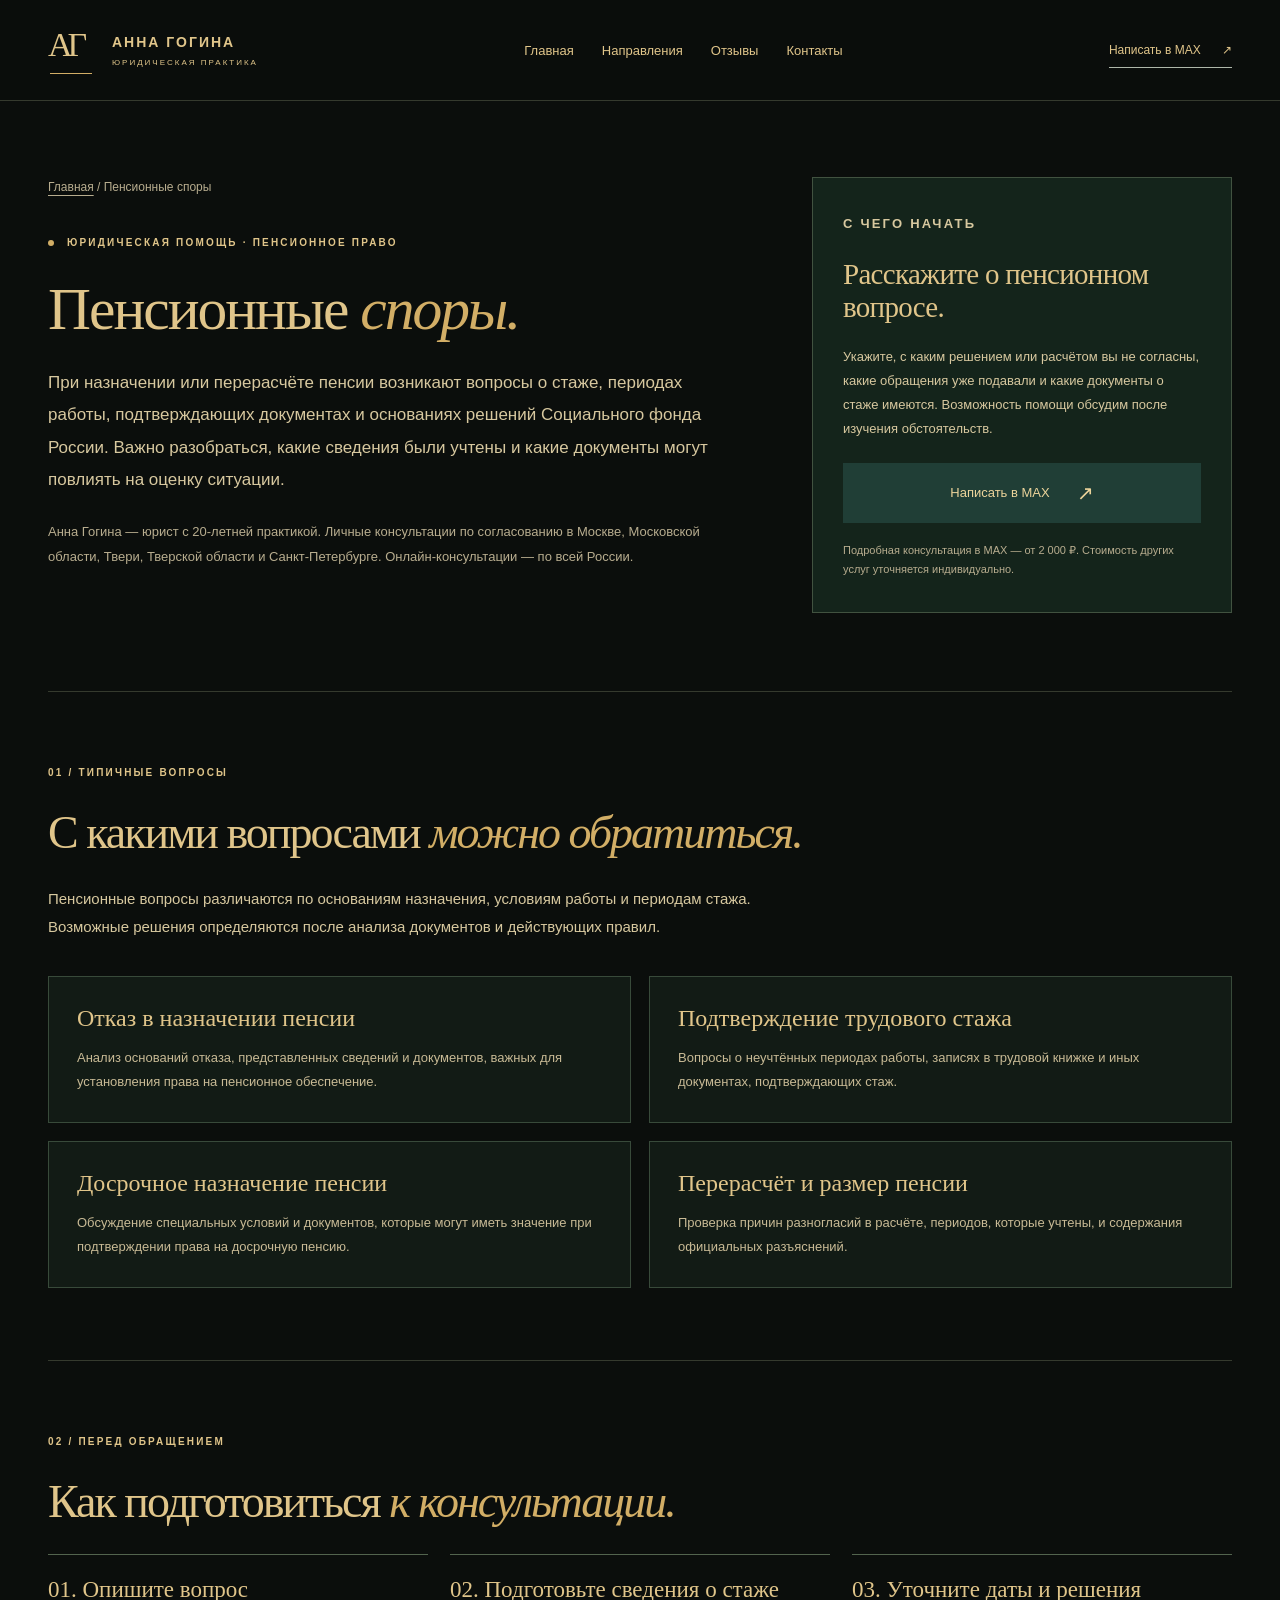
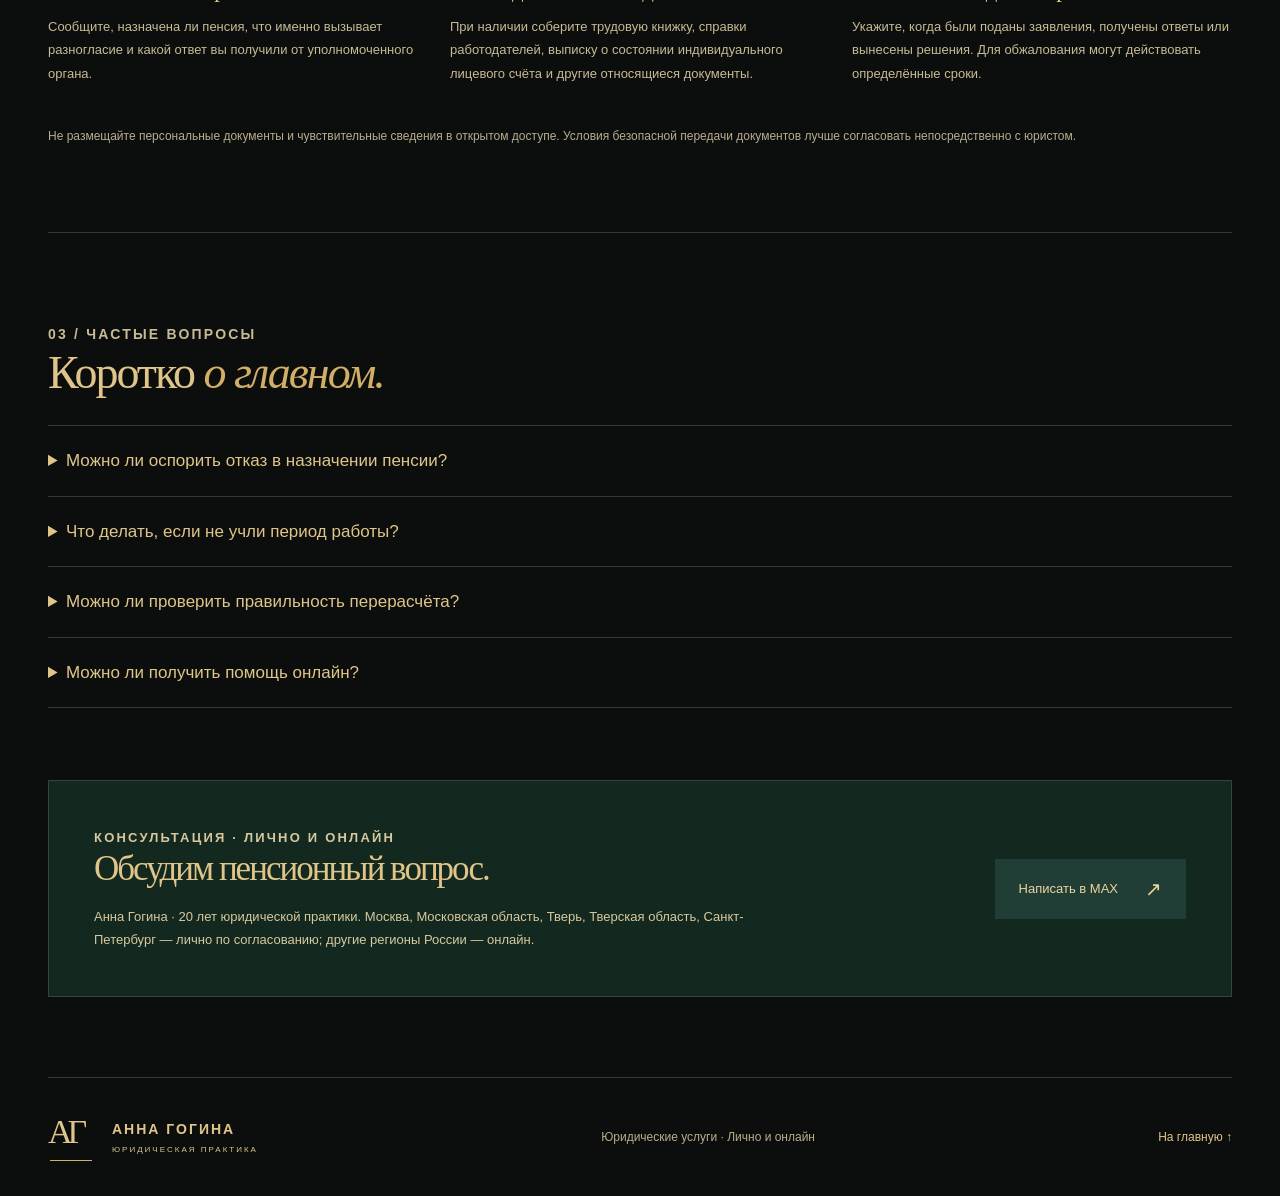
<file: pensionnye-spory.html>
<!DOCTYPE html>
<html lang="ru">
<head>
  <meta charset="UTF-8">
  <meta name="viewport" content="width=device-width, initial-scale=1">
  <title>Пенсионные споры — юрист Анна Гогина | Москва, Тверь, Санкт-Петербург</title>
  <meta name="description" content="Помощь юриста Анны Гогиной по пенсионным спорам: назначение пенсии, перерасчёт, подтверждение стажа, льготный стаж, обжалование отказов. Москва, Тверь, Санкт-Петербург; онлайн по России.">
  <meta name="theme-color" content="#203e36">
  <meta property="og:type" content="website">
  <meta property="og:title" content="Пенсионные споры — юрист Анна Гогина">
  <meta property="og:description" content="Юридическая помощь при отказах в назначении пенсии, спорах о стаже и перерасчёте. Лично и онлайн по России.">
  <link rel="canonical" href="https://www.anna-gogina-yurist.dynv6.net/pensionnye-spory.html">
  <link rel="icon" href="/favicon.svg" type="image/svg+xml">
  <style>
    :root{--paper:#0b0e0c;--ink:#203e36;--muted:#b8ad8f;--line:#353a2e;--copper:#d2ae66;--gold:#e0c58a;--serif:Georgia,'Times New Roman',serif}
    *{box-sizing:border-box}html{scroll-behavior:smooth;scroll-padding-top:100px}body{margin:0;background:var(--paper);color:var(--gold);font-family:Arial,Helvetica,sans-serif;-webkit-font-smoothing:antialiased}
    a{color:inherit;text-decoration:none}button{font:inherit;cursor:pointer}a,button,summary{-webkit-tap-highlight-color:transparent}a:focus-visible,button:focus-visible,summary:focus-visible{outline:3px solid var(--copper);outline-offset:5px}
    ::selection{background:#395344;color:#f4dca2}.container{width:min(1240px,calc(100% - 96px));margin:auto}
    .header{background:rgba(11,14,12,.97);border-bottom:1px solid var(--line);position:sticky;top:0;z-index:10}.nav-wrap{height:100px;display:flex;align-items:center;justify-content:space-between;gap:30px}
    .brand{display:flex;gap:16px;align-items:center;font-size:14px;letter-spacing:2px;font-weight:600}.brand small{display:block;font-size:8px;letter-spacing:2px;margin-top:8px;font-weight:400}.brand-mark{font-family:var(--serif);font-size:34px;letter-spacing:-5px;width:48px;height:48px;position:relative;font-weight:400}.brand-mark span{position:absolute;bottom:0;left:2px;width:42px;border-bottom:1px solid var(--copper)}
    nav{display:flex;gap:28px;font-size:13px}nav a{transition:color .2s}nav a:hover{color:var(--copper)}.nav-contact{font-size:12px;border-bottom:1px solid #aeb7aa;padding:10px 0;white-space:nowrap}.nav-contact span{margin-left:18px}.menu{display:none}
    h1,h2,h3,p{margin-top:0}h1,h2{font-family:var(--serif);font-weight:400;letter-spacing:-2px}h1{font-size:clamp(44px,4.65vw,68px);line-height:1.1;margin-bottom:25px}h2{font-size:46px;line-height:1.15;margin-bottom:0}em{font-weight:400;color:var(--copper);font-style:italic}
    .eyebrow{font-size:10px;letter-spacing:2.2px;font-weight:600;line-height:1.7;margin:0 0 26px}.dot{display:inline-block;width:6px;height:6px;border-radius:50%;background:var(--copper);margin-right:8px;vertical-align:middle}
    .button{display:inline-flex;align-items:center;justify-content:center;gap:27px;min-height:58px;padding:17px 23px;font-size:13px;border:1px solid transparent;transition:background .2s,transform .2s}.button:hover{transform:translateY(-2px)}.primary{background:var(--ink);color:#ecd49b}.primary:hover{background:#34594a}.button span:last-child{font-size:20px}
    .footer{border-top:1px solid var(--line);padding-top:35px;padding-bottom:35px;display:flex;align-items:center;justify-content:space-between;gap:25px}.footer p{margin:0;font-size:12px;line-height:1.6;color:var(--muted)}.footer>a:last-child{font-size:12px}
    .skip{position:fixed;top:-100px;left:15px;padding:15px;background:var(--ink);color:white;z-index:30}.skip:focus{top:10px}
    .sub-hero{padding-top:76px;padding-bottom:78px;display:grid;grid-template-columns:minmax(0,1.25fr) minmax(290px,.75fr);gap:64px;align-items:start}
    .breadcrumbs{font-size:12px;color:var(--muted);margin:0 0 35px;line-height:1.8}.breadcrumbs a{text-decoration:underline;text-underline-offset:4px}.sub-hero h1{max-width:770px}
    .sub-lead{max-width:680px;font-size:17px;line-height:1.9;color:#d7c89f;margin-bottom:24px}.sub-detail{font-size:13px;line-height:1.9;color:var(--muted);max-width:660px}
    .sub-aside{border:1px solid #415240;background:#14241b;padding:34px 30px}.sub-aside h2{font-size:29px;letter-spacing:-.7px;margin-bottom:20px}.sub-aside p{font-size:13px;line-height:1.85;color:#d7c89f;margin-bottom:22px}.sub-aside .button{width:100%;text-align:center}.sub-aside small{display:block;margin-top:18px;color:var(--muted);font-size:11px;line-height:1.7}
    .sub-section{padding:72px 0;border-top:1px solid var(--line)}.sub-section h2{max-width:860px;margin-bottom:25px}.sub-section .intro{font-size:15px;line-height:1.85;color:#d7c89f;max-width:760px;margin-bottom:35px}
    .sub-grid{display:grid;grid-template-columns:repeat(2,minmax(0,1fr));gap:18px}.sub-card{border:1px solid #384a3a;padding:28px;background:#121b15}.sub-card h3{font-family:var(--serif);font-size:24px;font-weight:400;margin-bottom:14px}.sub-card p{font-size:13px;line-height:1.85;color:#c8ba95;margin:0}
    .sub-steps{list-style:none;padding:0;margin:0;display:grid;grid-template-columns:repeat(3,minmax(0,1fr));gap:22px}.sub-steps li{border-top:1px solid #53644e;padding-top:22px}.sub-steps strong{display:block;font-family:var(--serif);font-size:23px;font-weight:400;margin-bottom:12px}.sub-steps p{font-size:13px;line-height:1.8;color:#c8ba95}
    .sub-note{font-size:12px;line-height:1.8;color:var(--muted);margin-top:28px}.sub-faq details{border-top:1px solid var(--line);padding:22px 0}.sub-faq details:last-child{border-bottom:1px solid var(--line)}.sub-faq summary{cursor:pointer;font-size:17px;line-height:1.5}.sub-faq p{max-width:850px;color:#c8ba95;font-size:14px;line-height:1.9;margin:16px 0 0}
    .sub-cta{background:#13291f;border:1px solid #354637;padding:45px;display:flex;justify-content:space-between;align-items:center;gap:40px;margin-bottom:80px}.sub-cta h2{font-size:35px;margin-bottom:15px}.sub-cta p{font-size:13px;line-height:1.8;color:#d7c89f;max-width:680px;margin:0}.sub-cta .button{white-space:nowrap}
    @media(max-width:1100px){.container{width:calc(100% - 64px)}.nav-contact{display:none}}
    @media(max-width:900px){.sub-hero{grid-template-columns:1fr;gap:30px}.sub-steps{grid-template-columns:1fr}.sub-cta{flex-direction:column;align-items:flex-start}}
    @media(max-width:760px){html{scroll-padding-top:85px}.container{width:calc(100% - 40px)}.nav-wrap{height:78px}.brand{font-size:12px;gap:12px}.brand small{font-size:7px}.brand-mark{font-size:31px;width:40px;height:42px}.brand-mark span{width:36px}.menu{display:flex;flex-direction:column;justify-content:center;gap:7px;background:none;border:1px solid var(--line);width:44px;height:44px;align-items:center}.menu span{width:18px;border-top:1px solid var(--gold)}nav{display:none;position:absolute;top:78px;left:0;right:0;flex-direction:column;background:var(--paper);padding:22px;border-bottom:1px solid var(--line);gap:0}nav.open{display:flex}nav a{padding:14px 0}.eyebrow{font-size:9px;letter-spacing:1.7px;margin-bottom:22px}h1{font-size:43px;letter-spacing:-2px}h2{font-size:37px;letter-spacing:-1.3px}.footer{flex-wrap:wrap;padding-top:30px;padding-bottom:30px}.footer .brand{width:100%}.footer p{font-size:10px}.sub-hero{padding-top:40px;padding-bottom:50px}.sub-lead{font-size:15px}.sub-grid{grid-template-columns:1fr}.sub-section{padding:50px 0}.sub-card{padding:24px}.sub-cta{padding:28px 22px;margin-bottom:50px}.sub-cta h2{font-size:30px}.sub-cta .button{width:100%}}
    @media(prefers-reduced-motion:reduce){html{scroll-behavior:auto}*,*::before,*::after{transition:none!important}}
  </style>
</head>
<body>
  <a class="skip" href="#main">Перейти к содержанию</a>
  <header class="header">
    <div class="container nav-wrap">
      <a class="brand" href="https://www.anna-gogina-yurist.dynv6.net/" aria-label="Анна Гогина, главная">
        <span class="brand-mark">АГ<span></span></span>
        <span>АННА ГОГИНА<small>ЮРИДИЧЕСКАЯ ПРАКТИКА</small></span>
      </a>
      <nav id="navigation" aria-label="Главная навигация">
        <a href="https://www.anna-gogina-yurist.dynv6.net/">Главная</a>
        <a href="https://www.anna-gogina-yurist.dynv6.net/#services">Направления</a>
        <a href="https://www.anna-gogina-yurist.dynv6.net/#reviews">Отзывы</a>
        <a href="https://www.anna-gogina-yurist.dynv6.net/#contact">Контакты</a>
      </nav>
      <a class="nav-contact" href="https://max.ru/u/f9LHodD0cOI7Xfsgb19KbJKbp6K6fRbyBsoQZZTtWMDK60sZPwkLlv2hIeY" target="_blank" rel="noopener noreferrer">Написать в MAX <span aria-hidden="true">↗</span></a>
      <button class="menu" aria-label="Открыть меню" aria-controls="navigation" aria-expanded="false"><span></span><span></span></button>
    </div>
  </header>
  <main id="main">
    <section class="container sub-hero">
      <div>
        <p class="breadcrumbs"><a href="https://www.anna-gogina-yurist.dynv6.net/">Главная</a> / Пенсионные споры</p>
        <p class="eyebrow"><span class="dot"></span> ЮРИДИЧЕСКАЯ ПОМОЩЬ · ПЕНСИОННОЕ ПРАВО</p>
        <h1>Пенсионные <em>споры.</em></h1>
        <p class="sub-lead">При назначении или перерасчёте пенсии возникают вопросы о стаже, периодах работы, подтверждающих документах и основаниях решений Социального фонда России. Важно разобраться, какие сведения были учтены и какие документы могут повлиять на оценку ситуации.</p>
        <p class="sub-detail">Анна Гогина — юрист с 20-летней практикой. Личные консультации по согласованию в Москве, Московской области, Твери, Тверской области и Санкт-Петербурге. Онлайн-консультации — по всей России.</p>
      </div>
      <aside class="sub-aside" aria-label="Записаться на консультацию">
        <p class="eyebrow">С ЧЕГО НАЧАТЬ</p>
        <h2>Расскажите о пенсионном вопросе.</h2>
        <p>Укажите, с каким решением или расчётом вы не согласны, какие обращения уже подавали и какие документы о стаже имеются. Возможность помощи обсудим после изучения обстоятельств.</p>
        <a class="button primary" href="https://max.ru/u/f9LHodD0cOI7Xfsgb19KbJKbp6K6fRbyBsoQZZTtWMDK60sZPwkLlv2hIeY" target="_blank" rel="noopener noreferrer">Написать в MAX <span aria-hidden="true">↗</span></a>
        <small>Подробная консультация в MAX — от 2 000 ₽. Стоимость других услуг уточняется индивидуально.</small>
      </aside>
    </section>
    <section class="container sub-section" aria-labelledby="questions-title">
      <p class="eyebrow">01 / ТИПИЧНЫЕ ВОПРОСЫ</p>
      <h2 id="questions-title">С какими вопросами <em>можно обратиться.</em></h2>
      <p class="intro">Пенсионные вопросы различаются по основаниям назначения, условиям работы и периодам стажа. Возможные решения определяются после анализа документов и действующих правил.</p>
      <div class="sub-grid">
        <article class="sub-card"><h3>Отказ в назначении пенсии</h3><p>Анализ оснований отказа, представленных сведений и документов, важных для установления права на пенсионное обеспечение.</p></article>
        <article class="sub-card"><h3>Подтверждение трудового стажа</h3><p>Вопросы о неучтённых периодах работы, записях в трудовой книжке и иных документах, подтверждающих стаж.</p></article>
        <article class="sub-card"><h3>Досрочное назначение пенсии</h3><p>Обсуждение специальных условий и документов, которые могут иметь значение при подтверждении права на досрочную пенсию.</p></article>
        <article class="sub-card"><h3>Перерасчёт и размер пенсии</h3><p>Проверка причин разногласий в расчёте, периодов, которые учтены, и содержания официальных разъяснений.</p></article>
      </div>
    </section>
    <section class="container sub-section" aria-labelledby="prepare-title">
      <p class="eyebrow">02 / ПЕРЕД ОБРАЩЕНИЕМ</p>
      <h2 id="prepare-title">Как подготовиться <em>к консультации.</em></h2>
      <ol class="sub-steps">
        <li><strong>01. Опишите вопрос</strong><p>Сообщите, назначена ли пенсия, что именно вызывает разногласие и какой ответ вы получили от уполномоченного органа.</p></li>
        <li><strong>02. Подготовьте сведения о стаже</strong><p>При наличии соберите трудовую книжку, справки работодателей, выписку о состоянии индивидуального лицевого счёта и другие относящиеся документы.</p></li>
        <li><strong>03. Уточните даты и решения</strong><p>Укажите, когда были поданы заявления, получены ответы или вынесены решения. Для обжалования могут действовать определённые сроки.</p></li>
      </ol>
      <p class="sub-note">Не размещайте персональные документы и чувствительные сведения в открытом доступе. Условия безопасной передачи документов лучше согласовать непосредственно с юристом.</p>
    </section>
    <section class="container sub-section sub-faq" aria-labelledby="faq-title">
      <p class="eyebrow">03 / ЧАСТЫЕ ВОПРОСЫ</p>
      <h2 id="faq-title">Коротко <em>о главном.</em></h2>
      <details><summary>Можно ли оспорить отказ в назначении пенсии?</summary><p>Да, при наличии оснований решение можно оспаривать предусмотренными законом способами. Для оценки важно изучить письменный отказ и сведения, на которых он основан.</p></details>
      <details><summary>Что делать, если не учли период работы?</summary><p>Необходимо уточнить, какой период отсутствует в сведениях и чем он может подтверждаться. Возможные доказательства зависят от обстоятельств и вида стажа.</p></details>
      <details><summary>Можно ли проверить правильность перерасчёта?</summary><p>Можно обсудить документы о размере пенсии, сведения об учтённых периодах и официальные ответы. Итоговая оценка зависит от применимых правил и расчётов.</p></details>
      <details><summary>Можно ли получить помощь онлайн?</summary><p>Да. Онлайн-консультации доступны по всей России; личные встречи согласуются отдельно в Москве, Московской области, Твери, Тверской области и Санкт-Петербурге.</p></details>
    </section>
    <section class="container sub-cta" aria-labelledby="contact-title">
      <div><p class="eyebrow">КОНСУЛЬТАЦИЯ · ЛИЧНО И ОНЛАЙН</p><h2 id="contact-title">Обсудим пенсионный вопрос.</h2><p>Анна Гогина · 20 лет юридической практики. Москва, Московская область, Тверь, Тверская область, Санкт-Петербург — лично по согласованию; другие регионы России — онлайн.</p></div>
      <a class="button primary" href="https://max.ru/u/f9LHodD0cOI7Xfsgb19KbJKbp6K6fRbyBsoQZZTtWMDK60sZPwkLlv2hIeY" target="_blank" rel="noopener noreferrer">Написать в MAX <span aria-hidden="true">↗</span></a>
    </section>
  </main>
  <footer class="container footer">
    <a class="brand" href="https://www.anna-gogina-yurist.dynv6.net/"><span class="brand-mark">АГ<span></span></span><span>АННА ГОГИНА<small>ЮРИДИЧЕСКАЯ ПРАКТИКА</small></span></a>
    <p>Юридические услуги · Лично и онлайн</p>
    <a href="https://www.anna-gogina-yurist.dynv6.net/">На главную ↑</a>
  </footer>
  <script>
    const menu = document.querySelector('.menu');
    const nav = document.querySelector('#navigation');
    menu.addEventListener('click', () => {
      const opened = nav.classList.toggle('open');
      menu.setAttribute('aria-expanded', String(opened));
      menu.setAttribute('aria-label', opened ? 'Закрыть меню' : 'Открыть меню');
    });
    nav.querySelectorAll('a').forEach(link => link.addEventListener('click', () => {
      nav.classList.remove('open');
      menu.setAttribute('aria-expanded', 'false');
    }));
  </script>
</body>
</html>
</file>
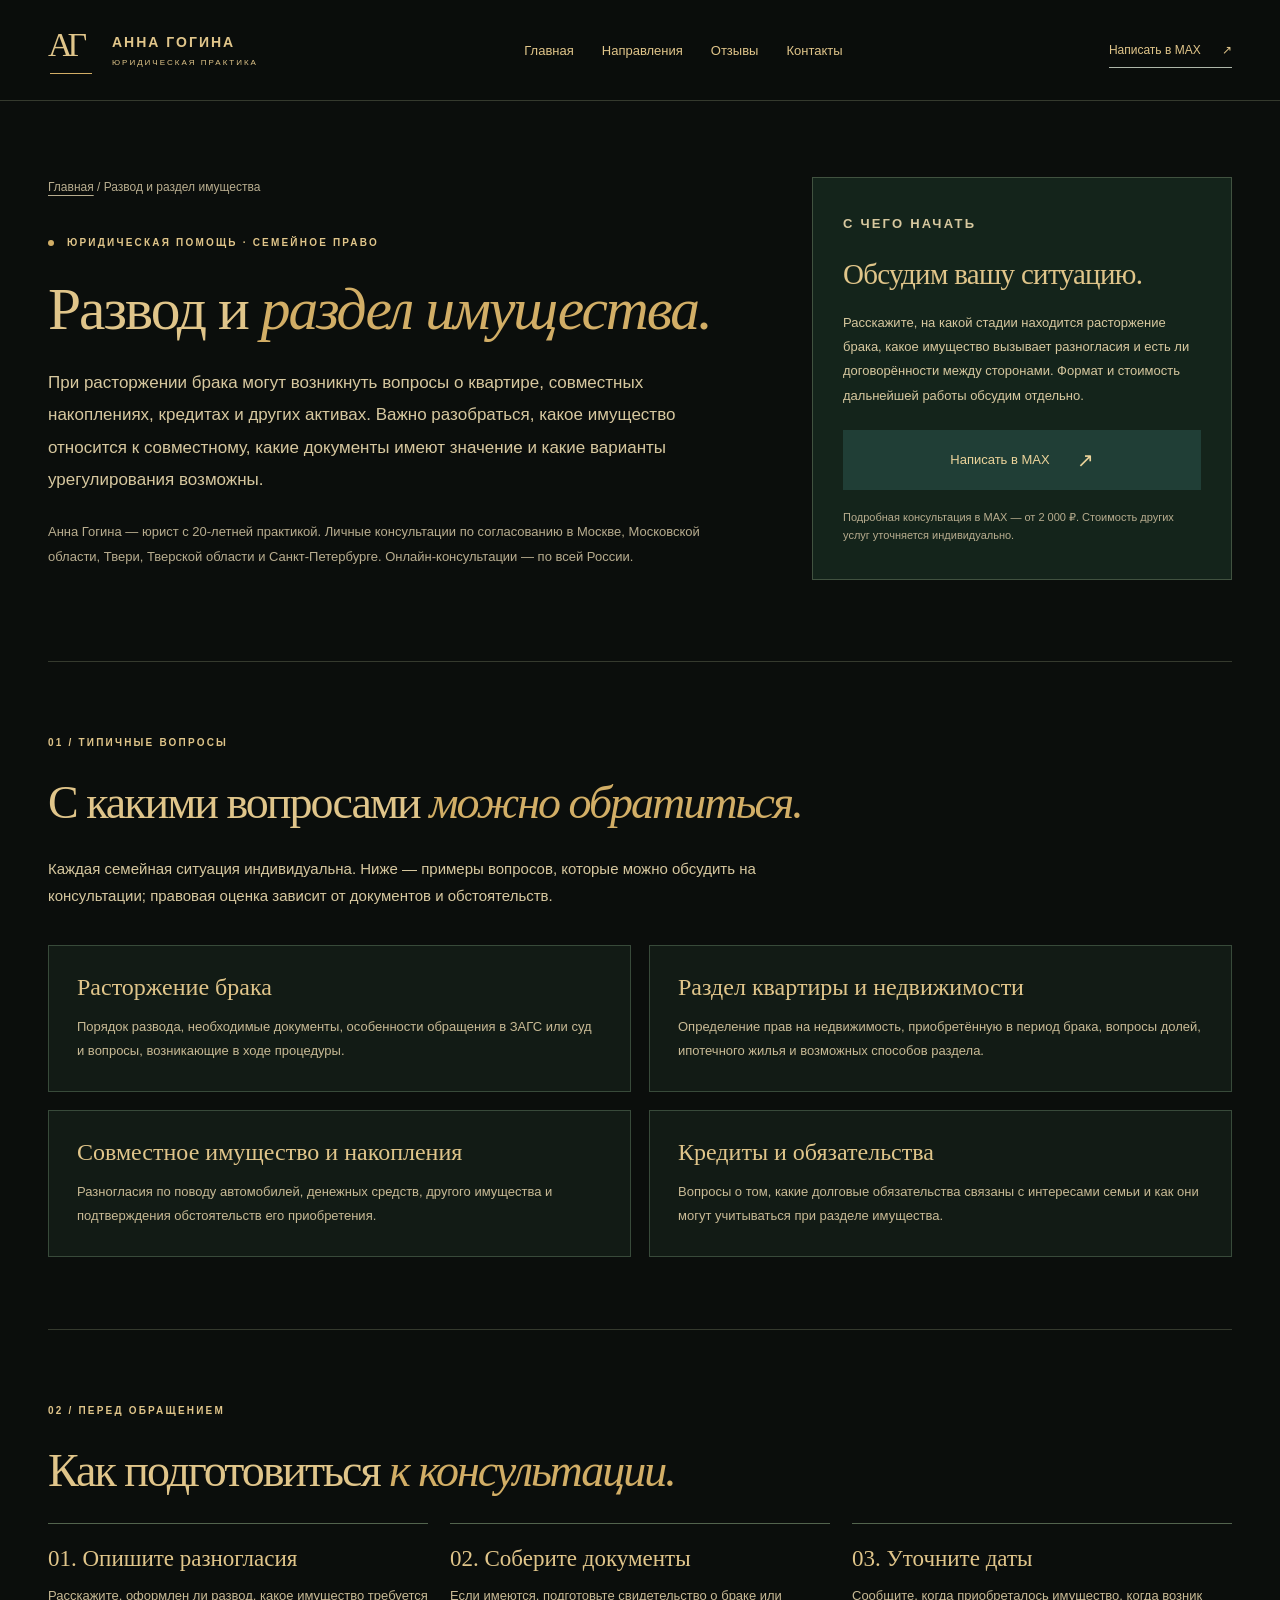
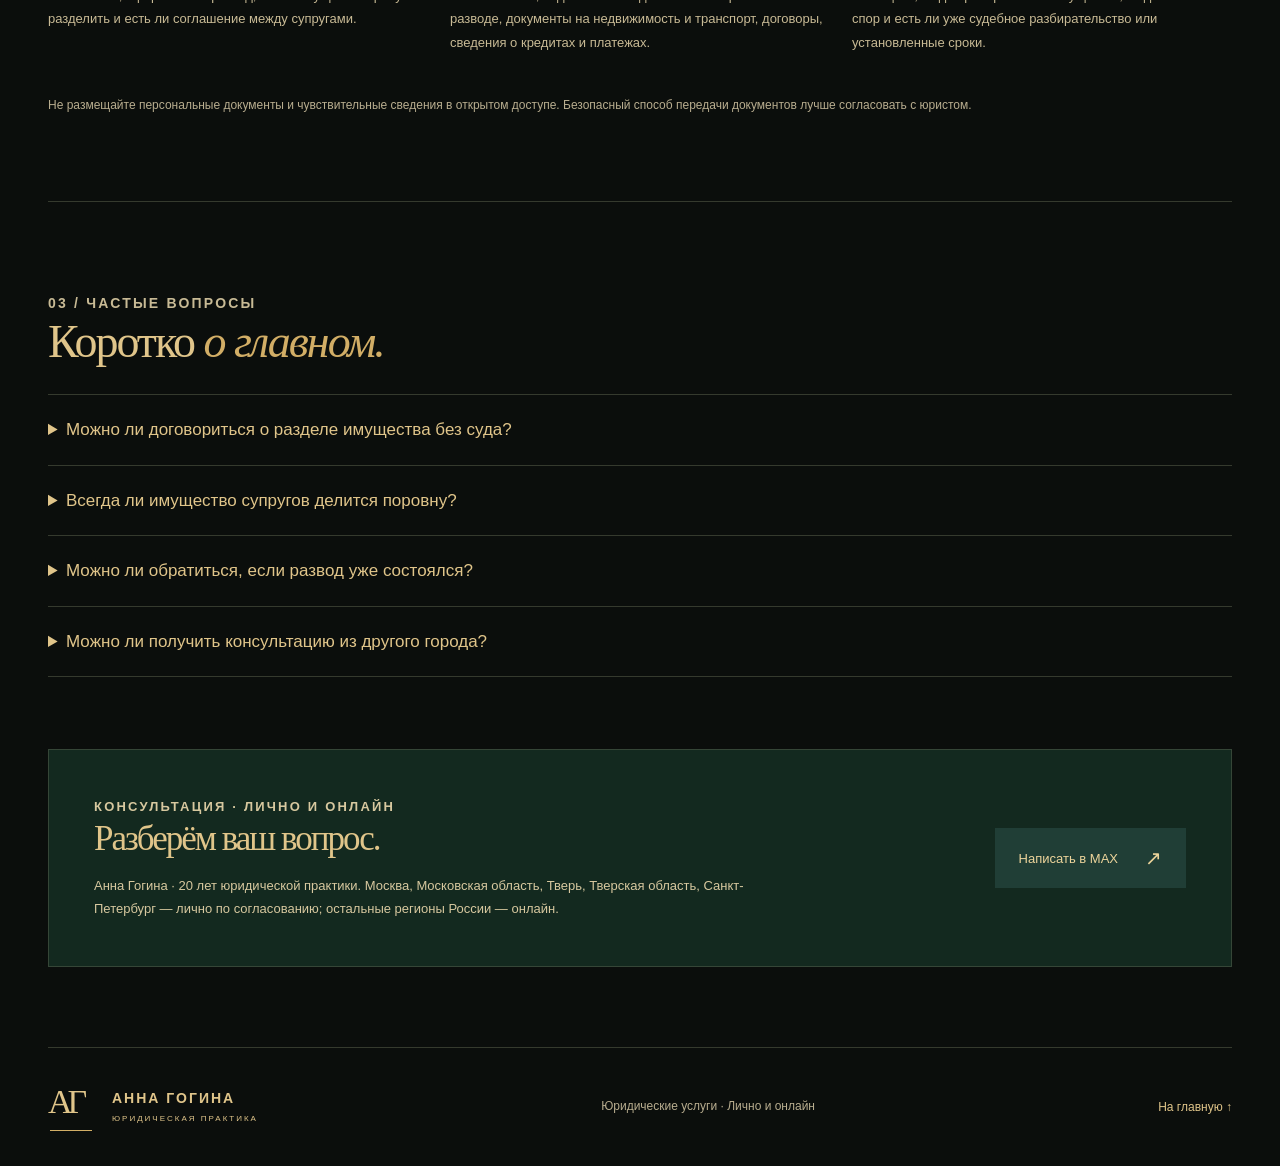
<file: razvod-razdel-imushchestva.html>
<!DOCTYPE html>
<html lang="ru">
<head>
  <meta charset="UTF-8">
  <meta name="viewport" content="width=device-width, initial-scale=1">
  <title>Развод и раздел имущества — юрист Анна Гогина | Москва, Тверь, Санкт-Петербург</title>
  <meta name="description" content="Юрист Анна Гогина: консультации по расторжению брака, разделу совместного имущества, недвижимости и общих долгов. Лично в Москве, Московской области, Твери, Тверской области и Санкт-Петербурге; онлайн по России.">
  <meta name="theme-color" content="#203e36">
  <meta property="og:type" content="website">
  <meta property="og:title" content="Развод и раздел имущества — юрист Анна Гогина">
  <meta property="og:description" content="Юридическая помощь по вопросам развода и раздела имущества. Лично и онлайн по России.">
  <link rel="canonical" href="https://www.anna-gogina-yurist.dynv6.net/razvod-razdel-imushchestva.html">
  <link rel="icon" href="/favicon.svg" type="image/svg+xml">
  <style>
    :root{--paper:#0b0e0c;--ink:#203e36;--muted:#b8ad8f;--line:#353a2e;--copper:#d2ae66;--gold:#e0c58a;--serif:Georgia,'Times New Roman',serif}
    *{box-sizing:border-box}html{scroll-behavior:smooth;scroll-padding-top:100px}body{margin:0;background:var(--paper);color:var(--gold);font-family:Arial,Helvetica,sans-serif;-webkit-font-smoothing:antialiased}
    a{color:inherit;text-decoration:none}button{font:inherit;cursor:pointer}a,button,summary{-webkit-tap-highlight-color:transparent}a:focus-visible,button:focus-visible,summary:focus-visible{outline:3px solid var(--copper);outline-offset:5px}
    ::selection{background:#395344;color:#f4dca2}.container{width:min(1240px,calc(100% - 96px));margin:auto}
    .header{background:rgba(11,14,12,.97);border-bottom:1px solid var(--line);position:sticky;top:0;z-index:10}.nav-wrap{height:100px;display:flex;align-items:center;justify-content:space-between;gap:30px}
    .brand{display:flex;gap:16px;align-items:center;font-size:14px;letter-spacing:2px;font-weight:600}.brand small{display:block;font-size:8px;letter-spacing:2px;margin-top:8px;font-weight:400}.brand-mark{font-family:var(--serif);font-size:34px;letter-spacing:-5px;width:48px;height:48px;position:relative;font-weight:400}.brand-mark span{position:absolute;bottom:0;left:2px;width:42px;border-bottom:1px solid var(--copper)}
    nav{display:flex;gap:28px;font-size:13px}nav a{transition:color .2s}nav a:hover{color:var(--copper)}.nav-contact{font-size:12px;border-bottom:1px solid #aeb7aa;padding:10px 0;white-space:nowrap}.nav-contact span{margin-left:18px}.menu{display:none}
    h1,h2,h3,p{margin-top:0}h1,h2{font-family:var(--serif);font-weight:400;letter-spacing:-2px}h1{font-size:clamp(44px,4.65vw,68px);line-height:1.1;margin-bottom:25px}h2{font-size:46px;line-height:1.15;margin-bottom:0}em{font-weight:400;color:var(--copper);font-style:italic}
    .eyebrow{font-size:10px;letter-spacing:2.2px;font-weight:600;line-height:1.7;margin:0 0 26px}.dot{display:inline-block;width:6px;height:6px;border-radius:50%;background:var(--copper);margin-right:8px;vertical-align:middle}
    .button{display:inline-flex;align-items:center;justify-content:center;gap:27px;min-height:58px;padding:17px 23px;font-size:13px;border:1px solid transparent;transition:background .2s,transform .2s}.button:hover{transform:translateY(-2px)}.primary{background:var(--ink);color:#ecd49b}.primary:hover{background:#34594a}.button span:last-child{font-size:20px}
    .footer{border-top:1px solid var(--line);padding-top:35px;padding-bottom:35px;display:flex;align-items:center;justify-content:space-between;gap:25px}.footer p{margin:0;font-size:12px;line-height:1.6;color:var(--muted)}.footer>a:last-child{font-size:12px}
    .skip{position:fixed;top:-100px;left:15px;padding:15px;background:var(--ink);color:white;z-index:30}.skip:focus{top:10px}
    .sub-hero{padding-top:76px;padding-bottom:78px;display:grid;grid-template-columns:minmax(0,1.25fr) minmax(290px,.75fr);gap:64px;align-items:start}
    .breadcrumbs{font-size:12px;color:var(--muted);margin:0 0 35px;line-height:1.8}.breadcrumbs a{text-decoration:underline;text-underline-offset:4px}.sub-hero h1{max-width:770px}
    .sub-lead{max-width:680px;font-size:17px;line-height:1.9;color:#d7c89f;margin-bottom:24px}.sub-detail{font-size:13px;line-height:1.9;color:var(--muted);max-width:660px}
    .sub-aside{border:1px solid #415240;background:#14241b;padding:34px 30px}.sub-aside h2{font-size:29px;letter-spacing:-.7px;margin-bottom:20px}.sub-aside p{font-size:13px;line-height:1.85;color:#d7c89f;margin-bottom:22px}.sub-aside .button{width:100%;text-align:center}.sub-aside small{display:block;margin-top:18px;color:var(--muted);font-size:11px;line-height:1.7}
    .sub-section{padding:72px 0;border-top:1px solid var(--line)}.sub-section h2{max-width:860px;margin-bottom:25px}.sub-section .intro{font-size:15px;line-height:1.85;color:#d7c89f;max-width:760px;margin-bottom:35px}
    .sub-grid{display:grid;grid-template-columns:repeat(2,minmax(0,1fr));gap:18px}.sub-card{border:1px solid #384a3a;padding:28px;background:#121b15}.sub-card h3{font-family:var(--serif);font-size:24px;font-weight:400;margin-bottom:14px}.sub-card p{font-size:13px;line-height:1.85;color:#c8ba95;margin:0}
    .sub-steps{list-style:none;padding:0;margin:0;display:grid;grid-template-columns:repeat(3,minmax(0,1fr));gap:22px}.sub-steps li{border-top:1px solid #53644e;padding-top:22px}.sub-steps strong{display:block;font-family:var(--serif);font-size:23px;font-weight:400;margin-bottom:12px}.sub-steps p{font-size:13px;line-height:1.8;color:#c8ba95}
    .sub-note{font-size:12px;line-height:1.8;color:var(--muted);margin-top:28px}.sub-faq details{border-top:1px solid var(--line);padding:22px 0}.sub-faq details:last-child{border-bottom:1px solid var(--line)}.sub-faq summary{cursor:pointer;font-size:17px;line-height:1.5}.sub-faq p{max-width:850px;color:#c8ba95;font-size:14px;line-height:1.9;margin:16px 0 0}
    .sub-cta{background:#13291f;border:1px solid #354637;padding:45px;display:flex;justify-content:space-between;align-items:center;gap:40px;margin-bottom:80px}.sub-cta h2{font-size:35px;margin-bottom:15px}.sub-cta p{font-size:13px;line-height:1.8;color:#d7c89f;max-width:680px;margin:0}.sub-cta .button{white-space:nowrap}
    @media(max-width:1100px){.container{width:calc(100% - 64px)}.nav-contact{display:none}}
    @media(max-width:900px){.sub-hero{grid-template-columns:1fr;gap:30px}.sub-steps{grid-template-columns:1fr}.sub-cta{flex-direction:column;align-items:flex-start}}
    @media(max-width:760px){html{scroll-padding-top:85px}.container{width:calc(100% - 40px)}.nav-wrap{height:78px}.brand{font-size:12px;gap:12px}.brand small{font-size:7px}.brand-mark{font-size:31px;width:40px;height:42px}.brand-mark span{width:36px}.menu{display:flex;flex-direction:column;justify-content:center;gap:7px;background:none;border:1px solid var(--line);width:44px;height:44px;align-items:center}.menu span{width:18px;border-top:1px solid var(--gold)}nav{display:none;position:absolute;top:78px;left:0;right:0;flex-direction:column;background:var(--paper);padding:22px;border-bottom:1px solid var(--line);gap:0}nav.open{display:flex}nav a{padding:14px 0}.eyebrow{font-size:9px;letter-spacing:1.7px;margin-bottom:22px}h1{font-size:43px;letter-spacing:-2px}h2{font-size:37px;letter-spacing:-1.3px}.footer{flex-wrap:wrap;padding-top:30px;padding-bottom:30px}.footer .brand{width:100%}.footer p{font-size:10px}.sub-hero{padding-top:40px;padding-bottom:50px}.sub-lead{font-size:15px}.sub-grid{grid-template-columns:1fr}.sub-section{padding:50px 0}.sub-card{padding:24px}.sub-cta{padding:28px 22px;margin-bottom:50px}.sub-cta h2{font-size:30px}.sub-cta .button{width:100%}}
    @media(prefers-reduced-motion:reduce){html{scroll-behavior:auto}*,*::before,*::after{transition:none!important}}
  </style>
</head>
<body>
  <a class="skip" href="#main">Перейти к содержанию</a>
  <header class="header">
    <div class="container nav-wrap">
      <a class="brand" href="https://www.anna-gogina-yurist.dynv6.net/" aria-label="Анна Гогина, главная">
        <span class="brand-mark">АГ<span></span></span>
        <span>АННА ГОГИНА<small>ЮРИДИЧЕСКАЯ ПРАКТИКА</small></span>
      </a>
      <nav id="navigation" aria-label="Главная навигация">
        <a href="https://www.anna-gogina-yurist.dynv6.net/">Главная</a>
        <a href="https://www.anna-gogina-yurist.dynv6.net/#services">Направления</a>
        <a href="https://www.anna-gogina-yurist.dynv6.net/#reviews">Отзывы</a>
        <a href="https://www.anna-gogina-yurist.dynv6.net/#contact">Контакты</a>
      </nav>
      <a class="nav-contact" href="https://max.ru/u/f9LHodD0cOI7Xfsgb19KbJKbp6K6fRbyBsoQZZTtWMDK60sZPwkLlv2hIeY" target="_blank" rel="noopener noreferrer">Написать в MAX <span aria-hidden="true">↗</span></a>
      <button class="menu" aria-label="Открыть меню" aria-controls="navigation" aria-expanded="false"><span></span><span></span></button>
    </div>
  </header>
  <main id="main">
    <section class="container sub-hero">
      <div>
        <p class="breadcrumbs"><a href="https://www.anna-gogina-yurist.dynv6.net/">Главная</a> / Развод и раздел имущества</p>
        <p class="eyebrow"><span class="dot"></span> ЮРИДИЧЕСКАЯ ПОМОЩЬ · СЕМЕЙНОЕ ПРАВО</p>
        <h1>Развод и <em>раздел имущества.</em></h1>
        <p class="sub-lead">При расторжении брака могут возникнуть вопросы о квартире, совместных накоплениях, кредитах и других активах. Важно разобраться, какое имущество относится к совместному, какие документы имеют значение и какие варианты урегулирования возможны.</p>
        <p class="sub-detail">Анна Гогина — юрист с 20-летней практикой. Личные консультации по согласованию в Москве, Московской области, Твери, Тверской области и Санкт-Петербурге. Онлайн-консультации — по всей России.</p>
      </div>
      <aside class="sub-aside" aria-label="Записаться на консультацию">
        <p class="eyebrow">С ЧЕГО НАЧАТЬ</p>
        <h2>Обсудим вашу ситуацию.</h2>
        <p>Расскажите, на какой стадии находится расторжение брака, какое имущество вызывает разногласия и есть ли договорённости между сторонами. Формат и стоимость дальнейшей работы обсудим отдельно.</p>
        <a class="button primary" href="https://max.ru/u/f9LHodD0cOI7Xfsgb19KbJKbp6K6fRbyBsoQZZTtWMDK60sZPwkLlv2hIeY" target="_blank" rel="noopener noreferrer">Написать в MAX <span aria-hidden="true">↗</span></a>
        <small>Подробная консультация в MAX — от 2 000 ₽. Стоимость других услуг уточняется индивидуально.</small>
      </aside>
    </section>
    <section class="container sub-section" aria-labelledby="questions-title">
      <p class="eyebrow">01 / ТИПИЧНЫЕ ВОПРОСЫ</p>
      <h2 id="questions-title">С какими вопросами <em>можно обратиться.</em></h2>
      <p class="intro">Каждая семейная ситуация индивидуальна. Ниже — примеры вопросов, которые можно обсудить на консультации; правовая оценка зависит от документов и обстоятельств.</p>
      <div class="sub-grid">
        <article class="sub-card"><h3>Расторжение брака</h3><p>Порядок развода, необходимые документы, особенности обращения в ЗАГС или суд и вопросы, возникающие в ходе процедуры.</p></article>
        <article class="sub-card"><h3>Раздел квартиры и недвижимости</h3><p>Определение прав на недвижимость, приобретённую в период брака, вопросы долей, ипотечного жилья и возможных способов раздела.</p></article>
        <article class="sub-card"><h3>Совместное имущество и накопления</h3><p>Разногласия по поводу автомобилей, денежных средств, другого имущества и подтверждения обстоятельств его приобретения.</p></article>
        <article class="sub-card"><h3>Кредиты и обязательства</h3><p>Вопросы о том, какие долговые обязательства связаны с интересами семьи и как они могут учитываться при разделе имущества.</p></article>
      </div>
    </section>
    <section class="container sub-section" aria-labelledby="prepare-title">
      <p class="eyebrow">02 / ПЕРЕД ОБРАЩЕНИЕМ</p>
      <h2 id="prepare-title">Как подготовиться <em>к консультации.</em></h2>
      <ol class="sub-steps">
        <li><strong>01. Опишите разногласия</strong><p>Расскажите, оформлен ли развод, какое имущество требуется разделить и есть ли соглашение между супругами.</p></li>
        <li><strong>02. Соберите документы</strong><p>Если имеются, подготовьте свидетельство о браке или разводе, документы на недвижимость и транспорт, договоры, сведения о кредитах и платежах.</p></li>
        <li><strong>03. Уточните даты</strong><p>Сообщите, когда приобреталось имущество, когда возник спор и есть ли уже судебное разбирательство или установленные сроки.</p></li>
      </ol>
      <p class="sub-note">Не размещайте персональные документы и чувствительные сведения в открытом доступе. Безопасный способ передачи документов лучше согласовать с юристом.</p>
    </section>
    <section class="container sub-section sub-faq" aria-labelledby="faq-title">
      <p class="eyebrow">03 / ЧАСТЫЕ ВОПРОСЫ</p>
      <h2 id="faq-title">Коротко <em>о главном.</em></h2>
      <details><summary>Можно ли договориться о разделе имущества без суда?</summary><p>В ряде ситуаций стороны могут урегулировать вопрос соглашением. Требования к форме документа и возможность такого решения зависят от состава имущества и обстоятельств дела.</p></details>
      <details><summary>Всегда ли имущество супругов делится поровну?</summary><p>Общее правило предполагает равенство долей в совместном имуществе, однако возможны исключения. Кроме того, не всё имущество обязательно является совместным. Для оценки нужны документы и факты.</p></details>
      <details><summary>Можно ли обратиться, если развод уже состоялся?</summary><p>Да, вопросы раздела имущества могут возникать и после расторжения брака. Важно учитывать обстоятельства дела и применимые сроки.</p></details>
      <details><summary>Можно ли получить консультацию из другого города?</summary><p>Да. Онлайн-консультации доступны клиентам по всей России. Личная встреча возможна по согласованию в Москве, Московской области, Твери, Тверской области и Санкт-Петербурге.</p></details>
    </section>
    <section class="container sub-cta" aria-labelledby="contact-title">
      <div><p class="eyebrow">КОНСУЛЬТАЦИЯ · ЛИЧНО И ОНЛАЙН</p><h2 id="contact-title">Разберём ваш вопрос.</h2><p>Анна Гогина · 20 лет юридической практики. Москва, Московская область, Тверь, Тверская область, Санкт-Петербург — лично по согласованию; остальные регионы России — онлайн.</p></div>
      <a class="button primary" href="https://max.ru/u/f9LHodD0cOI7Xfsgb19KbJKbp6K6fRbyBsoQZZTtWMDK60sZPwkLlv2hIeY" target="_blank" rel="noopener noreferrer">Написать в MAX <span aria-hidden="true">↗</span></a>
    </section>
  </main>
  <footer class="container footer">
    <a class="brand" href="https://www.anna-gogina-yurist.dynv6.net/"><span class="brand-mark">АГ<span></span></span><span>АННА ГОГИНА<small>ЮРИДИЧЕСКАЯ ПРАКТИКА</small></span></a>
    <p>Юридические услуги · Лично и онлайн</p>
    <a href="https://www.anna-gogina-yurist.dynv6.net/">На главную ↑</a>
  </footer>
  <script>
    const menu = document.querySelector('.menu');
    const nav = document.querySelector('#navigation');
    menu.addEventListener('click', () => {
      const opened = nav.classList.toggle('open');
      menu.setAttribute('aria-expanded', String(opened));
      menu.setAttribute('aria-label', opened ? 'Закрыть меню' : 'Открыть меню');
    });
    nav.querySelectorAll('a').forEach(link => link.addEventListener('click', () => {
      nav.classList.remove('open');
      menu.setAttribute('aria-expanded', 'false');
    }));
  </script>
</body>
</html>
</file>
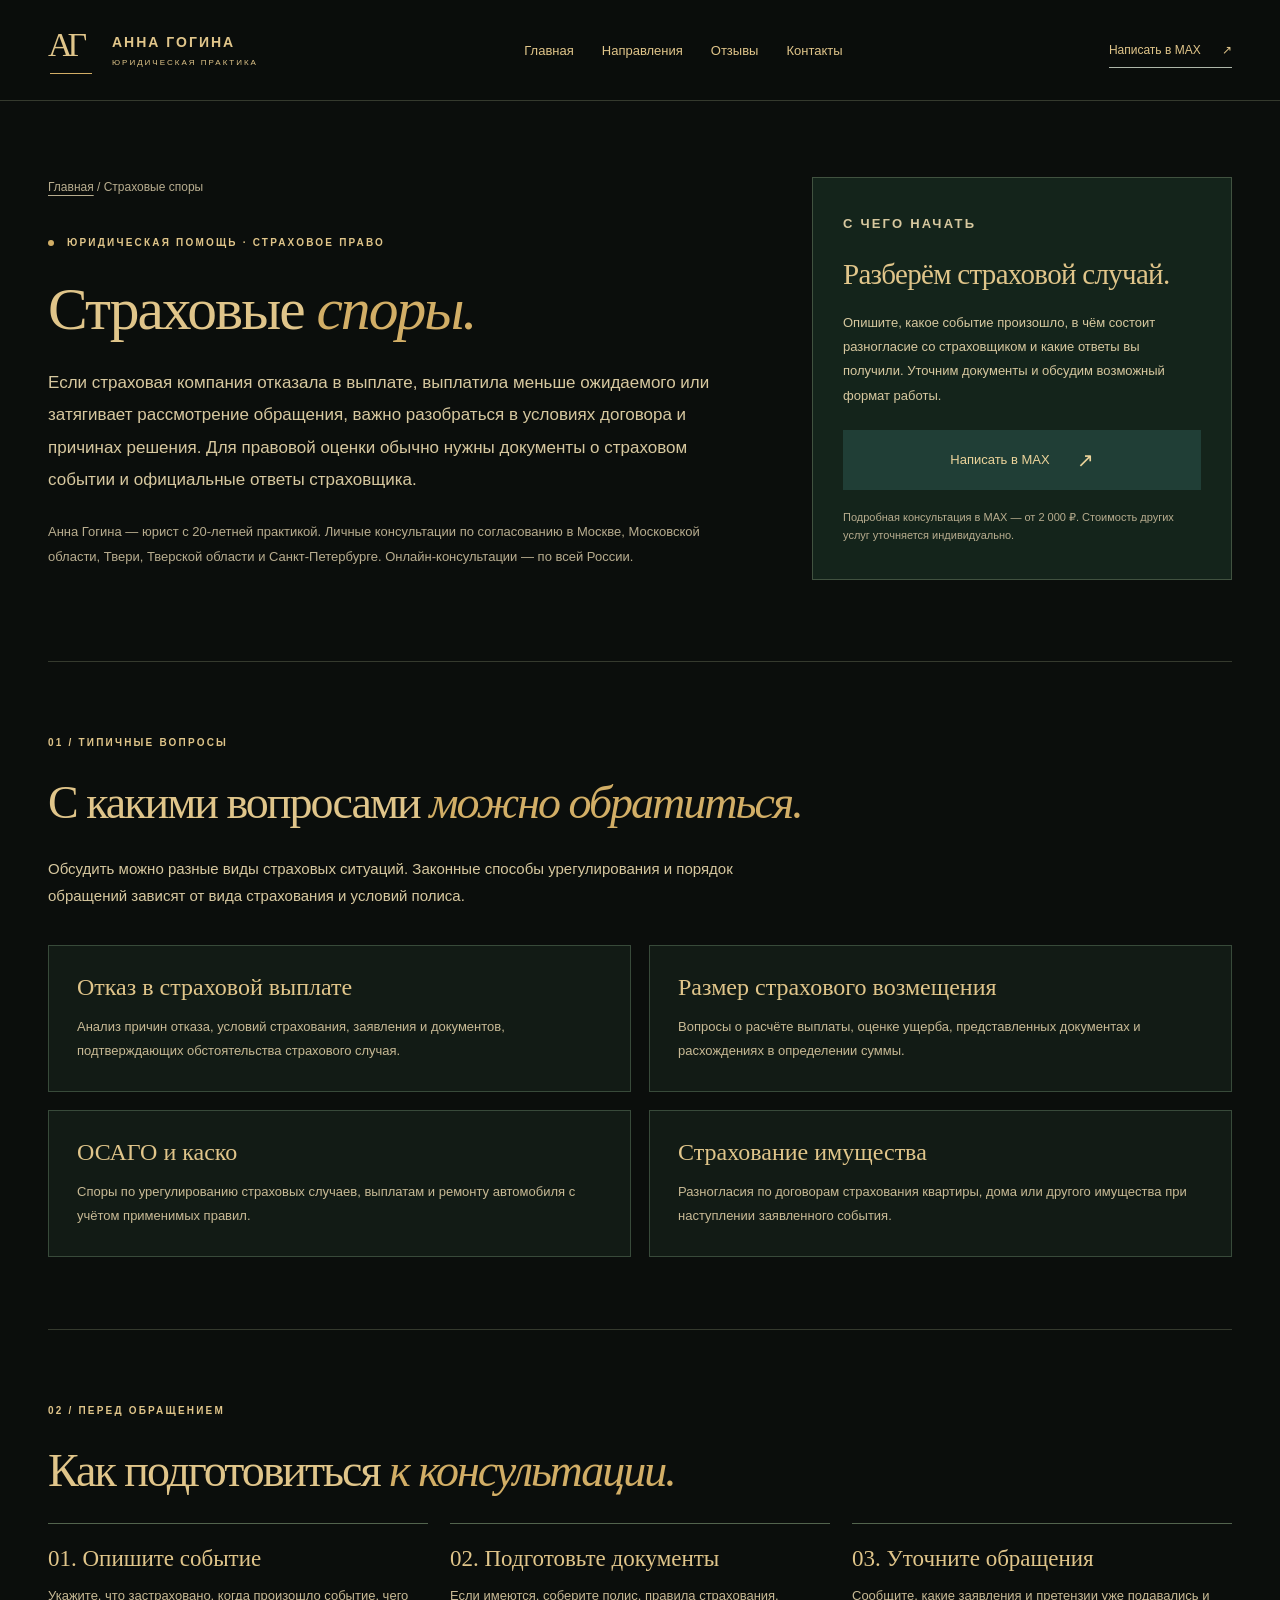
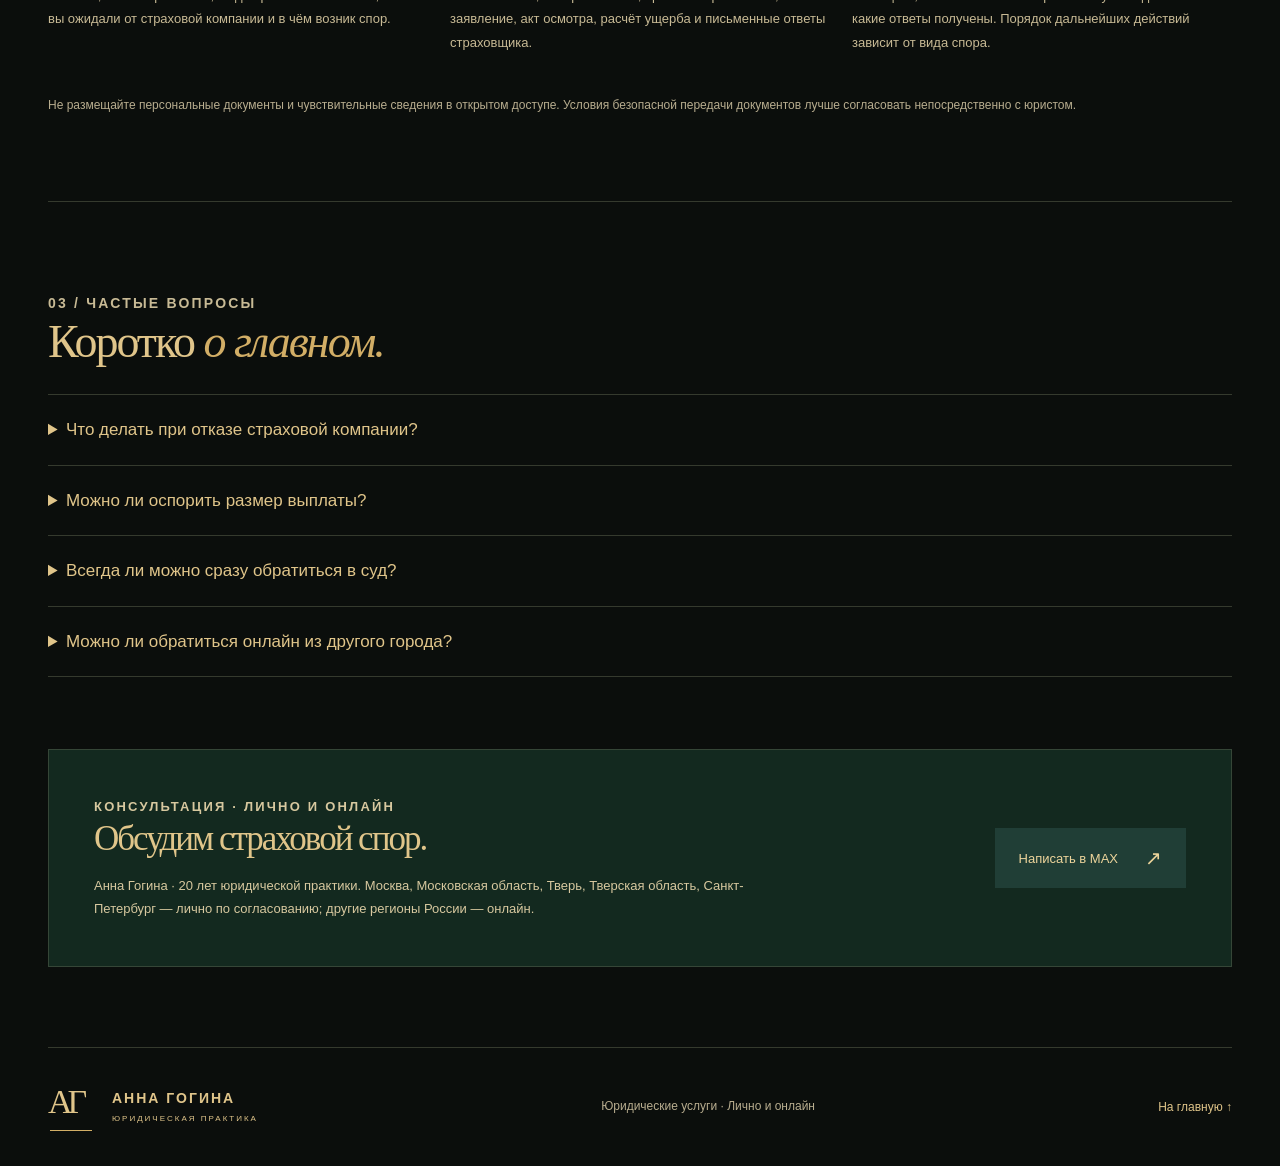
<file: strakhovye-spory.html>
<!DOCTYPE html>
<html lang="ru">
<head>
  <meta charset="UTF-8">
  <meta name="viewport" content="width=device-width, initial-scale=1">
  <title>Страховые споры — юрист Анна Гогина | Москва, Тверь, Санкт-Петербург</title>
  <meta name="description" content="Юридическая помощь по страховым спорам: отказ в выплате, занижение возмещения, ОСАГО, каско и страхование имущества. Анна Гогина — 20 лет практики. Москва, Тверь, Санкт-Петербург, онлайн по России.">
  <meta name="theme-color" content="#203e36">
  <meta property="og:type" content="website">
  <meta property="og:title" content="Страховые споры — юрист Анна Гогина">
  <meta property="og:description" content="Помощь по страховым выплатам, отказам и размерам возмещения. Консультации лично и онлайн по России.">
  <link rel="canonical" href="https://www.anna-gogina-yurist.dynv6.net/strakhovye-spory.html">
  <link rel="icon" href="/favicon.svg" type="image/svg+xml">
  <style>
    :root{--paper:#0b0e0c;--ink:#203e36;--muted:#b8ad8f;--line:#353a2e;--copper:#d2ae66;--gold:#e0c58a;--serif:Georgia,'Times New Roman',serif}
    *{box-sizing:border-box}html{scroll-behavior:smooth;scroll-padding-top:100px}body{margin:0;background:var(--paper);color:var(--gold);font-family:Arial,Helvetica,sans-serif;-webkit-font-smoothing:antialiased}
    a{color:inherit;text-decoration:none}button{font:inherit;cursor:pointer}a,button,summary{-webkit-tap-highlight-color:transparent}a:focus-visible,button:focus-visible,summary:focus-visible{outline:3px solid var(--copper);outline-offset:5px}
    ::selection{background:#395344;color:#f4dca2}.container{width:min(1240px,calc(100% - 96px));margin:auto}
    .header{background:rgba(11,14,12,.97);border-bottom:1px solid var(--line);position:sticky;top:0;z-index:10}.nav-wrap{height:100px;display:flex;align-items:center;justify-content:space-between;gap:30px}
    .brand{display:flex;gap:16px;align-items:center;font-size:14px;letter-spacing:2px;font-weight:600}.brand small{display:block;font-size:8px;letter-spacing:2px;margin-top:8px;font-weight:400}.brand-mark{font-family:var(--serif);font-size:34px;letter-spacing:-5px;width:48px;height:48px;position:relative;font-weight:400}.brand-mark span{position:absolute;bottom:0;left:2px;width:42px;border-bottom:1px solid var(--copper)}
    nav{display:flex;gap:28px;font-size:13px}nav a{transition:color .2s}nav a:hover{color:var(--copper)}.nav-contact{font-size:12px;border-bottom:1px solid #aeb7aa;padding:10px 0;white-space:nowrap}.nav-contact span{margin-left:18px}.menu{display:none}
    h1,h2,h3,p{margin-top:0}h1,h2{font-family:var(--serif);font-weight:400;letter-spacing:-2px}h1{font-size:clamp(44px,4.65vw,68px);line-height:1.1;margin-bottom:25px}h2{font-size:46px;line-height:1.15;margin-bottom:0}em{font-weight:400;color:var(--copper);font-style:italic}
    .eyebrow{font-size:10px;letter-spacing:2.2px;font-weight:600;line-height:1.7;margin:0 0 26px}.dot{display:inline-block;width:6px;height:6px;border-radius:50%;background:var(--copper);margin-right:8px;vertical-align:middle}
    .button{display:inline-flex;align-items:center;justify-content:center;gap:27px;min-height:58px;padding:17px 23px;font-size:13px;border:1px solid transparent;transition:background .2s,transform .2s}.button:hover{transform:translateY(-2px)}.primary{background:var(--ink);color:#ecd49b}.primary:hover{background:#34594a}.button span:last-child{font-size:20px}
    .footer{border-top:1px solid var(--line);padding-top:35px;padding-bottom:35px;display:flex;align-items:center;justify-content:space-between;gap:25px}.footer p{margin:0;font-size:12px;line-height:1.6;color:var(--muted)}.footer>a:last-child{font-size:12px}
    .skip{position:fixed;top:-100px;left:15px;padding:15px;background:var(--ink);color:white;z-index:30}.skip:focus{top:10px}
    .sub-hero{padding-top:76px;padding-bottom:78px;display:grid;grid-template-columns:minmax(0,1.25fr) minmax(290px,.75fr);gap:64px;align-items:start}
    .breadcrumbs{font-size:12px;color:var(--muted);margin:0 0 35px;line-height:1.8}.breadcrumbs a{text-decoration:underline;text-underline-offset:4px}.sub-hero h1{max-width:770px}
    .sub-lead{max-width:680px;font-size:17px;line-height:1.9;color:#d7c89f;margin-bottom:24px}.sub-detail{font-size:13px;line-height:1.9;color:var(--muted);max-width:660px}
    .sub-aside{border:1px solid #415240;background:#14241b;padding:34px 30px}.sub-aside h2{font-size:29px;letter-spacing:-.7px;margin-bottom:20px}.sub-aside p{font-size:13px;line-height:1.85;color:#d7c89f;margin-bottom:22px}.sub-aside .button{width:100%;text-align:center}.sub-aside small{display:block;margin-top:18px;color:var(--muted);font-size:11px;line-height:1.7}
    .sub-section{padding:72px 0;border-top:1px solid var(--line)}.sub-section h2{max-width:860px;margin-bottom:25px}.sub-section .intro{font-size:15px;line-height:1.85;color:#d7c89f;max-width:760px;margin-bottom:35px}
    .sub-grid{display:grid;grid-template-columns:repeat(2,minmax(0,1fr));gap:18px}.sub-card{border:1px solid #384a3a;padding:28px;background:#121b15}.sub-card h3{font-family:var(--serif);font-size:24px;font-weight:400;margin-bottom:14px}.sub-card p{font-size:13px;line-height:1.85;color:#c8ba95;margin:0}
    .sub-steps{list-style:none;padding:0;margin:0;display:grid;grid-template-columns:repeat(3,minmax(0,1fr));gap:22px}.sub-steps li{border-top:1px solid #53644e;padding-top:22px}.sub-steps strong{display:block;font-family:var(--serif);font-size:23px;font-weight:400;margin-bottom:12px}.sub-steps p{font-size:13px;line-height:1.8;color:#c8ba95}
    .sub-note{font-size:12px;line-height:1.8;color:var(--muted);margin-top:28px}.sub-faq details{border-top:1px solid var(--line);padding:22px 0}.sub-faq details:last-child{border-bottom:1px solid var(--line)}.sub-faq summary{cursor:pointer;font-size:17px;line-height:1.5}.sub-faq p{max-width:850px;color:#c8ba95;font-size:14px;line-height:1.9;margin:16px 0 0}
    .sub-cta{background:#13291f;border:1px solid #354637;padding:45px;display:flex;justify-content:space-between;align-items:center;gap:40px;margin-bottom:80px}.sub-cta h2{font-size:35px;margin-bottom:15px}.sub-cta p{font-size:13px;line-height:1.8;color:#d7c89f;max-width:680px;margin:0}.sub-cta .button{white-space:nowrap}
    @media(max-width:1100px){.container{width:calc(100% - 64px)}.nav-contact{display:none}}
    @media(max-width:900px){.sub-hero{grid-template-columns:1fr;gap:30px}.sub-steps{grid-template-columns:1fr}.sub-cta{flex-direction:column;align-items:flex-start}}
    @media(max-width:760px){html{scroll-padding-top:85px}.container{width:calc(100% - 40px)}.nav-wrap{height:78px}.brand{font-size:12px;gap:12px}.brand small{font-size:7px}.brand-mark{font-size:31px;width:40px;height:42px}.brand-mark span{width:36px}.menu{display:flex;flex-direction:column;justify-content:center;gap:7px;background:none;border:1px solid var(--line);width:44px;height:44px;align-items:center}.menu span{width:18px;border-top:1px solid var(--gold)}nav{display:none;position:absolute;top:78px;left:0;right:0;flex-direction:column;background:var(--paper);padding:22px;border-bottom:1px solid var(--line);gap:0}nav.open{display:flex}nav a{padding:14px 0}.eyebrow{font-size:9px;letter-spacing:1.7px;margin-bottom:22px}h1{font-size:43px;letter-spacing:-2px}h2{font-size:37px;letter-spacing:-1.3px}.footer{flex-wrap:wrap;padding-top:30px;padding-bottom:30px}.footer .brand{width:100%}.footer p{font-size:10px}.sub-hero{padding-top:40px;padding-bottom:50px}.sub-lead{font-size:15px}.sub-grid{grid-template-columns:1fr}.sub-section{padding:50px 0}.sub-card{padding:24px}.sub-cta{padding:28px 22px;margin-bottom:50px}.sub-cta h2{font-size:30px}.sub-cta .button{width:100%}}
    @media(prefers-reduced-motion:reduce){html{scroll-behavior:auto}*,*::before,*::after{transition:none!important}}
  </style>
</head>
<body>
  <a class="skip" href="#main">Перейти к содержанию</a>
  <header class="header">
    <div class="container nav-wrap">
      <a class="brand" href="https://www.anna-gogina-yurist.dynv6.net/" aria-label="Анна Гогина, главная">
        <span class="brand-mark">АГ<span></span></span>
        <span>АННА ГОГИНА<small>ЮРИДИЧЕСКАЯ ПРАКТИКА</small></span>
      </a>
      <nav id="navigation" aria-label="Главная навигация">
        <a href="https://www.anna-gogina-yurist.dynv6.net/">Главная</a>
        <a href="https://www.anna-gogina-yurist.dynv6.net/#services">Направления</a>
        <a href="https://www.anna-gogina-yurist.dynv6.net/#reviews">Отзывы</a>
        <a href="https://www.anna-gogina-yurist.dynv6.net/#contact">Контакты</a>
      </nav>
      <a class="nav-contact" href="https://max.ru/u/f9LHodD0cOI7Xfsgb19KbJKbp6K6fRbyBsoQZZTtWMDK60sZPwkLlv2hIeY" target="_blank" rel="noopener noreferrer">Написать в MAX <span aria-hidden="true">↗</span></a>
      <button class="menu" aria-label="Открыть меню" aria-controls="navigation" aria-expanded="false"><span></span><span></span></button>
    </div>
  </header>
  <main id="main">
    <section class="container sub-hero">
      <div>
        <p class="breadcrumbs"><a href="https://www.anna-gogina-yurist.dynv6.net/">Главная</a> / Страховые споры</p>
        <p class="eyebrow"><span class="dot"></span> ЮРИДИЧЕСКАЯ ПОМОЩЬ · СТРАХОВОЕ ПРАВО</p>
        <h1>Страховые <em>споры.</em></h1>
        <p class="sub-lead">Если страховая компания отказала в выплате, выплатила меньше ожидаемого или затягивает рассмотрение обращения, важно разобраться в условиях договора и причинах решения. Для правовой оценки обычно нужны документы о страховом событии и официальные ответы страховщика.</p>
        <p class="sub-detail">Анна Гогина — юрист с 20-летней практикой. Личные консультации по согласованию в Москве, Московской области, Твери, Тверской области и Санкт-Петербурге. Онлайн-консультации — по всей России.</p>
      </div>
      <aside class="sub-aside" aria-label="Записаться на консультацию">
        <p class="eyebrow">С ЧЕГО НАЧАТЬ</p>
        <h2>Разберём страховой случай.</h2>
        <p>Опишите, какое событие произошло, в чём состоит разногласие со страховщиком и какие ответы вы получили. Уточним документы и обсудим возможный формат работы.</p>
        <a class="button primary" href="https://max.ru/u/f9LHodD0cOI7Xfsgb19KbJKbp6K6fRbyBsoQZZTtWMDK60sZPwkLlv2hIeY" target="_blank" rel="noopener noreferrer">Написать в MAX <span aria-hidden="true">↗</span></a>
        <small>Подробная консультация в MAX — от 2 000 ₽. Стоимость других услуг уточняется индивидуально.</small>
      </aside>
    </section>
    <section class="container sub-section" aria-labelledby="questions-title">
      <p class="eyebrow">01 / ТИПИЧНЫЕ ВОПРОСЫ</p>
      <h2 id="questions-title">С какими вопросами <em>можно обратиться.</em></h2>
      <p class="intro">Обсудить можно разные виды страховых ситуаций. Законные способы урегулирования и порядок обращений зависят от вида страхования и условий полиса.</p>
      <div class="sub-grid">
        <article class="sub-card"><h3>Отказ в страховой выплате</h3><p>Анализ причин отказа, условий страхования, заявления и документов, подтверждающих обстоятельства страхового случая.</p></article>
        <article class="sub-card"><h3>Размер страхового возмещения</h3><p>Вопросы о расчёте выплаты, оценке ущерба, представленных документах и расхождениях в определении суммы.</p></article>
        <article class="sub-card"><h3>ОСАГО и каско</h3><p>Споры по урегулированию страховых случаев, выплатам и ремонту автомобиля с учётом применимых правил.</p></article>
        <article class="sub-card"><h3>Страхование имущества</h3><p>Разногласия по договорам страхования квартиры, дома или другого имущества при наступлении заявленного события.</p></article>
      </div>
    </section>
    <section class="container sub-section" aria-labelledby="prepare-title">
      <p class="eyebrow">02 / ПЕРЕД ОБРАЩЕНИЕМ</p>
      <h2 id="prepare-title">Как подготовиться <em>к консультации.</em></h2>
      <ol class="sub-steps">
        <li><strong>01. Опишите событие</strong><p>Укажите, что застраховано, когда произошло событие, чего вы ожидали от страховой компании и в чём возник спор.</p></li>
        <li><strong>02. Подготовьте документы</strong><p>Если имеются, соберите полис, правила страхования, заявление, акт осмотра, расчёт ущерба и письменные ответы страховщика.</p></li>
        <li><strong>03. Уточните обращения</strong><p>Сообщите, какие заявления и претензии уже подавались и какие ответы получены. Порядок дальнейших действий зависит от вида спора.</p></li>
      </ol>
      <p class="sub-note">Не размещайте персональные документы и чувствительные сведения в открытом доступе. Условия безопасной передачи документов лучше согласовать непосредственно с юристом.</p>
    </section>
    <section class="container sub-section sub-faq" aria-labelledby="faq-title">
      <p class="eyebrow">03 / ЧАСТЫЕ ВОПРОСЫ</p>
      <h2 id="faq-title">Коротко <em>о главном.</em></h2>
      <details><summary>Что делать при отказе страховой компании?</summary><p>Сначала важно выяснить указанную страховщиком причину и сопоставить её с условиями договора и документами по страховому случаю. Затем можно оценить законные варианты обжалования.</p></details>
      <details><summary>Можно ли оспорить размер выплаты?</summary><p>В некоторых случаях — да. Для оценки необходимы расчёт страховщика, сведения об ущербе и другие материалы. Перспективы зависят от конкретного договора и обстоятельств.</p></details>
      <details><summary>Всегда ли можно сразу обратиться в суд?</summary><p>Не всегда. Для некоторых споров закон предусматривает предварительный порядок обращения, в том числе к финансовому уполномоченному. Требования зависят от вида страхования и статуса заявителя.</p></details>
      <details><summary>Можно ли обратиться онлайн из другого города?</summary><p>Да. Консультации возможны онлайн по всей России; личные встречи — по согласованию в Москве, Московской области, Твери, Тверской области и Санкт-Петербурге.</p></details>
    </section>
    <section class="container sub-cta" aria-labelledby="contact-title">
      <div><p class="eyebrow">КОНСУЛЬТАЦИЯ · ЛИЧНО И ОНЛАЙН</p><h2 id="contact-title">Обсудим страховой спор.</h2><p>Анна Гогина · 20 лет юридической практики. Москва, Московская область, Тверь, Тверская область, Санкт-Петербург — лично по согласованию; другие регионы России — онлайн.</p></div>
      <a class="button primary" href="https://max.ru/u/f9LHodD0cOI7Xfsgb19KbJKbp6K6fRbyBsoQZZTtWMDK60sZPwkLlv2hIeY" target="_blank" rel="noopener noreferrer">Написать в MAX <span aria-hidden="true">↗</span></a>
    </section>
  </main>
  <footer class="container footer">
    <a class="brand" href="https://www.anna-gogina-yurist.dynv6.net/"><span class="brand-mark">АГ<span></span></span><span>АННА ГОГИНА<small>ЮРИДИЧЕСКАЯ ПРАКТИКА</small></span></a>
    <p>Юридические услуги · Лично и онлайн</p>
    <a href="https://www.anna-gogina-yurist.dynv6.net/">На главную ↑</a>
  </footer>
  <script>
    const menu = document.querySelector('.menu');
    const nav = document.querySelector('#navigation');
    menu.addEventListener('click', () => {
      const opened = nav.classList.toggle('open');
      menu.setAttribute('aria-expanded', String(opened));
      menu.setAttribute('aria-label', opened ? 'Закрыть меню' : 'Открыть меню');
    });
    nav.querySelectorAll('a').forEach(link => link.addEventListener('click', () => {
      nav.classList.remove('open');
      menu.setAttribute('aria-expanded', 'false');
    }));
  </script>
</body>
</html>
</file>
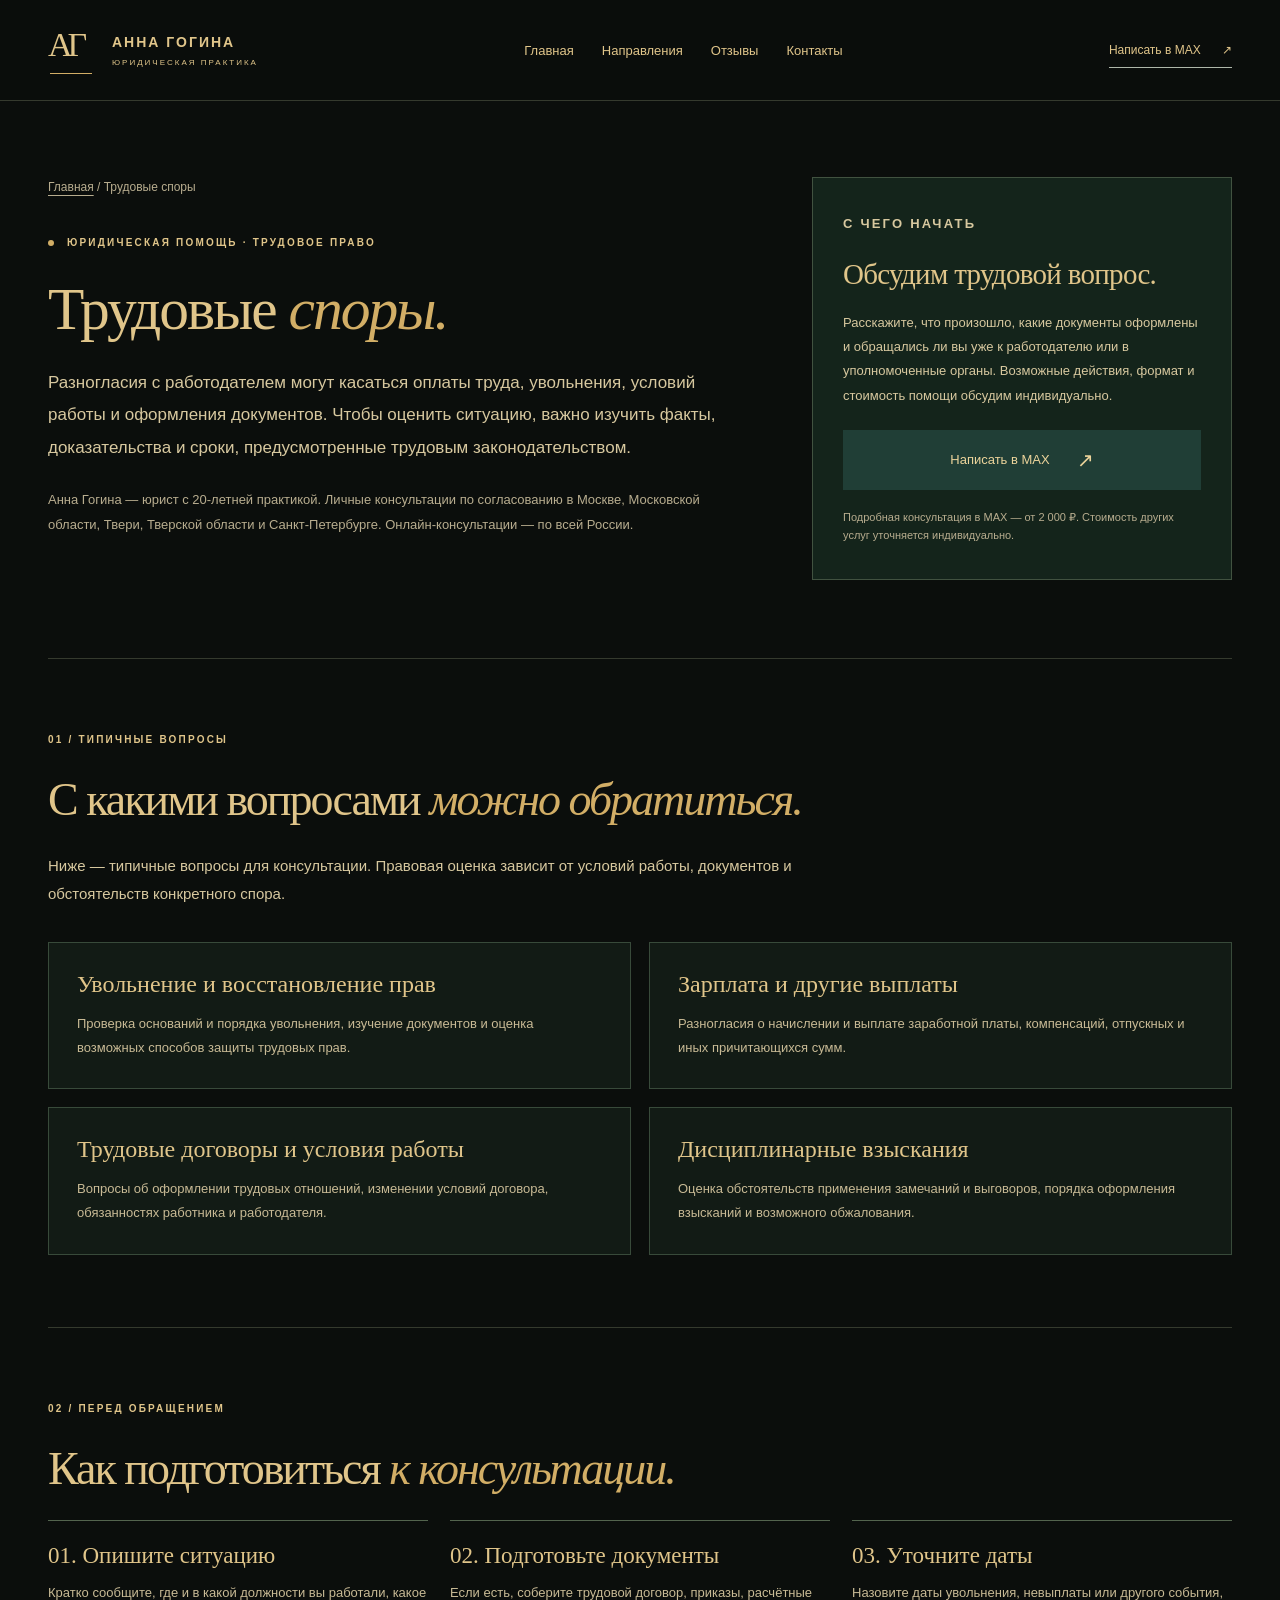
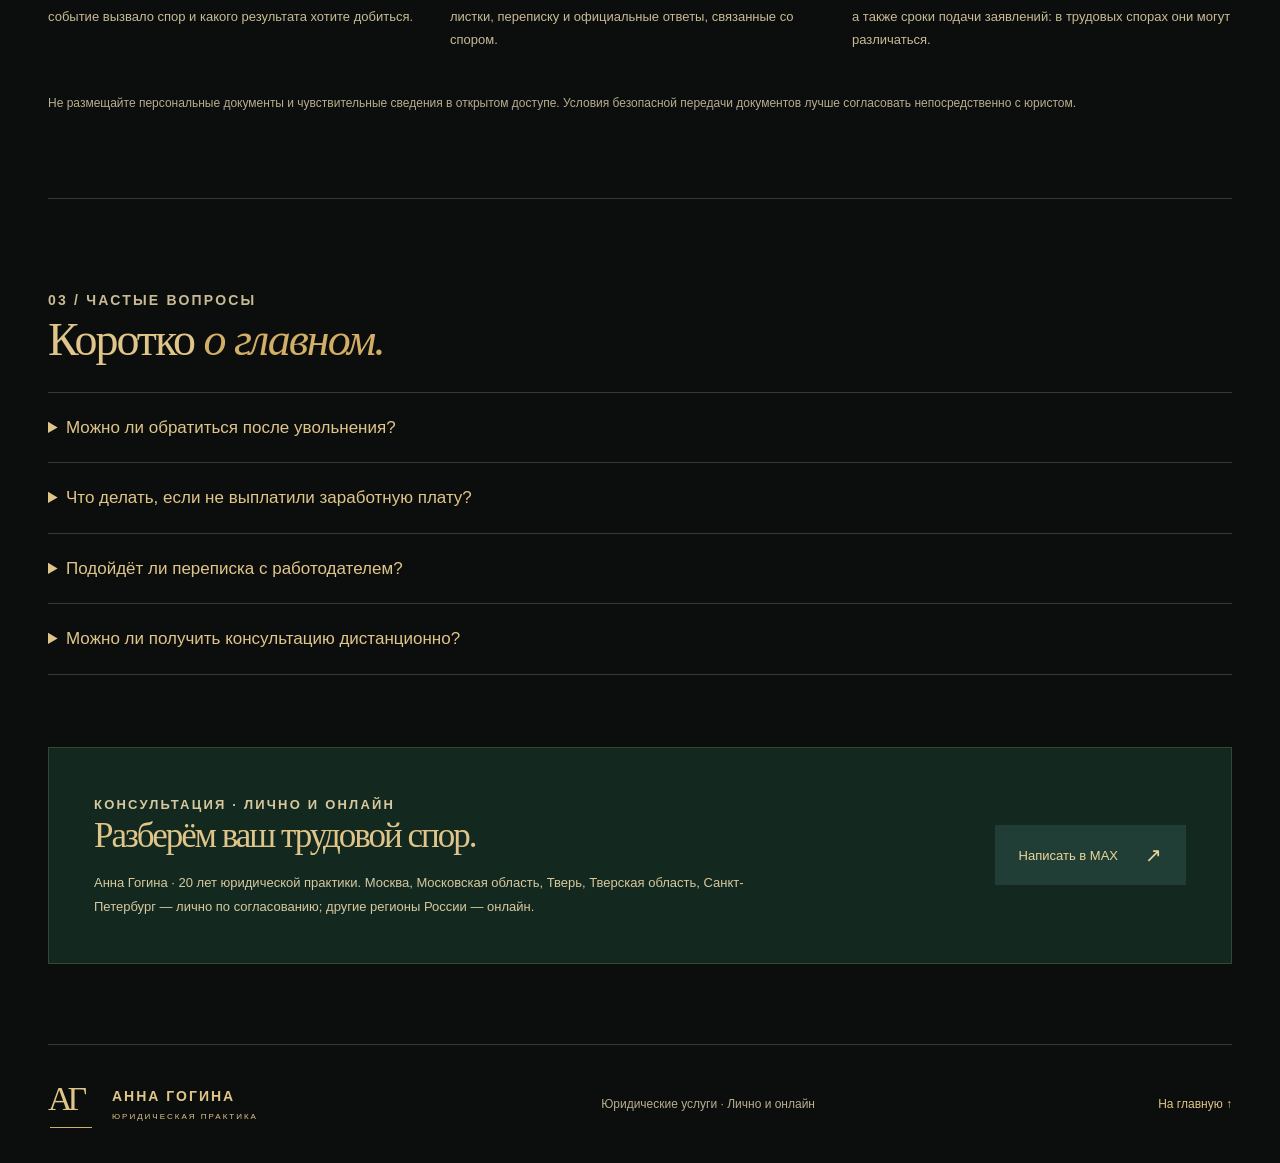
<file: trudovye-spory.html>
<!DOCTYPE html>
<html lang="ru">
<head>
  <meta charset="UTF-8">
  <meta name="viewport" content="width=device-width, initial-scale=1">
  <title>Трудовые споры — юрист Анна Гогина | Москва, Тверь, Санкт-Петербург</title>
  <meta name="description" content="Юридическая помощь по трудовым спорам: увольнение, невыплата зарплаты, трудовые договоры, взыскания и восстановление нарушенных прав. Анна Гогина — 20 лет практики. Москва, Тверь, Санкт-Петербург, онлайн по России.">
  <meta name="theme-color" content="#203e36">
  <meta property="og:type" content="website">
  <meta property="og:title" content="Трудовые споры — юрист Анна Гогина">
  <meta property="og:description" content="Юридические консультации по трудовым спорам, зарплате, увольнениям и документам. Лично и онлайн по России.">
  <link rel="canonical" href="https://www.anna-gogina-yurist.dynv6.net/trudovye-spory.html">
  <link rel="icon" href="/favicon.svg" type="image/svg+xml">
  <style>
    :root{--paper:#0b0e0c;--ink:#203e36;--muted:#b8ad8f;--line:#353a2e;--copper:#d2ae66;--gold:#e0c58a;--serif:Georgia,'Times New Roman',serif}
    *{box-sizing:border-box}html{scroll-behavior:smooth;scroll-padding-top:100px}body{margin:0;background:var(--paper);color:var(--gold);font-family:Arial,Helvetica,sans-serif;-webkit-font-smoothing:antialiased}
    a{color:inherit;text-decoration:none}button{font:inherit;cursor:pointer}a,button,summary{-webkit-tap-highlight-color:transparent}a:focus-visible,button:focus-visible,summary:focus-visible{outline:3px solid var(--copper);outline-offset:5px}
    ::selection{background:#395344;color:#f4dca2}.container{width:min(1240px,calc(100% - 96px));margin:auto}
    .header{background:rgba(11,14,12,.97);border-bottom:1px solid var(--line);position:sticky;top:0;z-index:10}.nav-wrap{height:100px;display:flex;align-items:center;justify-content:space-between;gap:30px}
    .brand{display:flex;gap:16px;align-items:center;font-size:14px;letter-spacing:2px;font-weight:600}.brand small{display:block;font-size:8px;letter-spacing:2px;margin-top:8px;font-weight:400}.brand-mark{font-family:var(--serif);font-size:34px;letter-spacing:-5px;width:48px;height:48px;position:relative;font-weight:400}.brand-mark span{position:absolute;bottom:0;left:2px;width:42px;border-bottom:1px solid var(--copper)}
    nav{display:flex;gap:28px;font-size:13px}nav a{transition:color .2s}nav a:hover{color:var(--copper)}.nav-contact{font-size:12px;border-bottom:1px solid #aeb7aa;padding:10px 0;white-space:nowrap}.nav-contact span{margin-left:18px}.menu{display:none}
    h1,h2,h3,p{margin-top:0}h1,h2{font-family:var(--serif);font-weight:400;letter-spacing:-2px}h1{font-size:clamp(44px,4.65vw,68px);line-height:1.1;margin-bottom:25px}h2{font-size:46px;line-height:1.15;margin-bottom:0}em{font-weight:400;color:var(--copper);font-style:italic}
    .eyebrow{font-size:10px;letter-spacing:2.2px;font-weight:600;line-height:1.7;margin:0 0 26px}.dot{display:inline-block;width:6px;height:6px;border-radius:50%;background:var(--copper);margin-right:8px;vertical-align:middle}
    .button{display:inline-flex;align-items:center;justify-content:center;gap:27px;min-height:58px;padding:17px 23px;font-size:13px;border:1px solid transparent;transition:background .2s,transform .2s}.button:hover{transform:translateY(-2px)}.primary{background:var(--ink);color:#ecd49b}.primary:hover{background:#34594a}.button span:last-child{font-size:20px}
    .footer{border-top:1px solid var(--line);padding-top:35px;padding-bottom:35px;display:flex;align-items:center;justify-content:space-between;gap:25px}.footer p{margin:0;font-size:12px;line-height:1.6;color:var(--muted)}.footer>a:last-child{font-size:12px}
    .skip{position:fixed;top:-100px;left:15px;padding:15px;background:var(--ink);color:white;z-index:30}.skip:focus{top:10px}
    .sub-hero{padding-top:76px;padding-bottom:78px;display:grid;grid-template-columns:minmax(0,1.25fr) minmax(290px,.75fr);gap:64px;align-items:start}
    .breadcrumbs{font-size:12px;color:var(--muted);margin:0 0 35px;line-height:1.8}.breadcrumbs a{text-decoration:underline;text-underline-offset:4px}.sub-hero h1{max-width:770px}
    .sub-lead{max-width:680px;font-size:17px;line-height:1.9;color:#d7c89f;margin-bottom:24px}.sub-detail{font-size:13px;line-height:1.9;color:var(--muted);max-width:660px}
    .sub-aside{border:1px solid #415240;background:#14241b;padding:34px 30px}.sub-aside h2{font-size:29px;letter-spacing:-.7px;margin-bottom:20px}.sub-aside p{font-size:13px;line-height:1.85;color:#d7c89f;margin-bottom:22px}.sub-aside .button{width:100%;text-align:center}.sub-aside small{display:block;margin-top:18px;color:var(--muted);font-size:11px;line-height:1.7}
    .sub-section{padding:72px 0;border-top:1px solid var(--line)}.sub-section h2{max-width:860px;margin-bottom:25px}.sub-section .intro{font-size:15px;line-height:1.85;color:#d7c89f;max-width:760px;margin-bottom:35px}
    .sub-grid{display:grid;grid-template-columns:repeat(2,minmax(0,1fr));gap:18px}.sub-card{border:1px solid #384a3a;padding:28px;background:#121b15}.sub-card h3{font-family:var(--serif);font-size:24px;font-weight:400;margin-bottom:14px}.sub-card p{font-size:13px;line-height:1.85;color:#c8ba95;margin:0}
    .sub-steps{list-style:none;padding:0;margin:0;display:grid;grid-template-columns:repeat(3,minmax(0,1fr));gap:22px}.sub-steps li{border-top:1px solid #53644e;padding-top:22px}.sub-steps strong{display:block;font-family:var(--serif);font-size:23px;font-weight:400;margin-bottom:12px}.sub-steps p{font-size:13px;line-height:1.8;color:#c8ba95}
    .sub-note{font-size:12px;line-height:1.8;color:var(--muted);margin-top:28px}.sub-faq details{border-top:1px solid var(--line);padding:22px 0}.sub-faq details:last-child{border-bottom:1px solid var(--line)}.sub-faq summary{cursor:pointer;font-size:17px;line-height:1.5}.sub-faq p{max-width:850px;color:#c8ba95;font-size:14px;line-height:1.9;margin:16px 0 0}
    .sub-cta{background:#13291f;border:1px solid #354637;padding:45px;display:flex;justify-content:space-between;align-items:center;gap:40px;margin-bottom:80px}.sub-cta h2{font-size:35px;margin-bottom:15px}.sub-cta p{font-size:13px;line-height:1.8;color:#d7c89f;max-width:680px;margin:0}.sub-cta .button{white-space:nowrap}
    @media(max-width:1100px){.container{width:calc(100% - 64px)}.nav-contact{display:none}}
    @media(max-width:900px){.sub-hero{grid-template-columns:1fr;gap:30px}.sub-steps{grid-template-columns:1fr}.sub-cta{flex-direction:column;align-items:flex-start}}
    @media(max-width:760px){html{scroll-padding-top:85px}.container{width:calc(100% - 40px)}.nav-wrap{height:78px}.brand{font-size:12px;gap:12px}.brand small{font-size:7px}.brand-mark{font-size:31px;width:40px;height:42px}.brand-mark span{width:36px}.menu{display:flex;flex-direction:column;justify-content:center;gap:7px;background:none;border:1px solid var(--line);width:44px;height:44px;align-items:center}.menu span{width:18px;border-top:1px solid var(--gold)}nav{display:none;position:absolute;top:78px;left:0;right:0;flex-direction:column;background:var(--paper);padding:22px;border-bottom:1px solid var(--line);gap:0}nav.open{display:flex}nav a{padding:14px 0}.eyebrow{font-size:9px;letter-spacing:1.7px;margin-bottom:22px}h1{font-size:43px;letter-spacing:-2px}h2{font-size:37px;letter-spacing:-1.3px}.footer{flex-wrap:wrap;padding-top:30px;padding-bottom:30px}.footer .brand{width:100%}.footer p{font-size:10px}.sub-hero{padding-top:40px;padding-bottom:50px}.sub-lead{font-size:15px}.sub-grid{grid-template-columns:1fr}.sub-section{padding:50px 0}.sub-card{padding:24px}.sub-cta{padding:28px 22px;margin-bottom:50px}.sub-cta h2{font-size:30px}.sub-cta .button{width:100%}}
    @media(prefers-reduced-motion:reduce){html{scroll-behavior:auto}*,*::before,*::after{transition:none!important}}
  </style>
</head>
<body>
  <a class="skip" href="#main">Перейти к содержанию</a>
  <header class="header">
    <div class="container nav-wrap">
      <a class="brand" href="https://www.anna-gogina-yurist.dynv6.net/" aria-label="Анна Гогина, главная">
        <span class="brand-mark">АГ<span></span></span>
        <span>АННА ГОГИНА<small>ЮРИДИЧЕСКАЯ ПРАКТИКА</small></span>
      </a>
      <nav id="navigation" aria-label="Главная навигация">
        <a href="https://www.anna-gogina-yurist.dynv6.net/">Главная</a>
        <a href="https://www.anna-gogina-yurist.dynv6.net/#services">Направления</a>
        <a href="https://www.anna-gogina-yurist.dynv6.net/#reviews">Отзывы</a>
        <a href="https://www.anna-gogina-yurist.dynv6.net/#contact">Контакты</a>
      </nav>
      <a class="nav-contact" href="https://max.ru/u/f9LHodD0cOI7Xfsgb19KbJKbp6K6fRbyBsoQZZTtWMDK60sZPwkLlv2hIeY" target="_blank" rel="noopener noreferrer">Написать в MAX <span aria-hidden="true">↗</span></a>
      <button class="menu" aria-label="Открыть меню" aria-controls="navigation" aria-expanded="false"><span></span><span></span></button>
    </div>
  </header>
  <main id="main">
    <section class="container sub-hero">
      <div>
        <p class="breadcrumbs"><a href="https://www.anna-gogina-yurist.dynv6.net/">Главная</a> / Трудовые споры</p>
        <p class="eyebrow"><span class="dot"></span> ЮРИДИЧЕСКАЯ ПОМОЩЬ · ТРУДОВОЕ ПРАВО</p>
        <h1>Трудовые <em>споры.</em></h1>
        <p class="sub-lead">Разногласия с работодателем могут касаться оплаты труда, увольнения, условий работы и оформления документов. Чтобы оценить ситуацию, важно изучить факты, доказательства и сроки, предусмотренные трудовым законодательством.</p>
        <p class="sub-detail">Анна Гогина — юрист с 20-летней практикой. Личные консультации по согласованию в Москве, Московской области, Твери, Тверской области и Санкт-Петербурге. Онлайн-консультации — по всей России.</p>
      </div>
      <aside class="sub-aside" aria-label="Записаться на консультацию">
        <p class="eyebrow">С ЧЕГО НАЧАТЬ</p>
        <h2>Обсудим трудовой вопрос.</h2>
        <p>Расскажите, что произошло, какие документы оформлены и обращались ли вы уже к работодателю или в уполномоченные органы. Возможные действия, формат и стоимость помощи обсудим индивидуально.</p>
        <a class="button primary" href="https://max.ru/u/f9LHodD0cOI7Xfsgb19KbJKbp6K6fRbyBsoQZZTtWMDK60sZPwkLlv2hIeY" target="_blank" rel="noopener noreferrer">Написать в MAX <span aria-hidden="true">↗</span></a>
        <small>Подробная консультация в MAX — от 2 000 ₽. Стоимость других услуг уточняется индивидуально.</small>
      </aside>
    </section>
    <section class="container sub-section" aria-labelledby="questions-title">
      <p class="eyebrow">01 / ТИПИЧНЫЕ ВОПРОСЫ</p>
      <h2 id="questions-title">С какими вопросами <em>можно обратиться.</em></h2>
      <p class="intro">Ниже — типичные вопросы для консультации. Правовая оценка зависит от условий работы, документов и обстоятельств конкретного спора.</p>
      <div class="sub-grid">
        <article class="sub-card"><h3>Увольнение и восстановление прав</h3><p>Проверка оснований и порядка увольнения, изучение документов и оценка возможных способов защиты трудовых прав.</p></article>
        <article class="sub-card"><h3>Зарплата и другие выплаты</h3><p>Разногласия о начислении и выплате заработной платы, компенсаций, отпускных и иных причитающихся сумм.</p></article>
        <article class="sub-card"><h3>Трудовые договоры и условия работы</h3><p>Вопросы об оформлении трудовых отношений, изменении условий договора, обязанностях работника и работодателя.</p></article>
        <article class="sub-card"><h3>Дисциплинарные взыскания</h3><p>Оценка обстоятельств применения замечаний и выговоров, порядка оформления взысканий и возможного обжалования.</p></article>
      </div>
    </section>
    <section class="container sub-section" aria-labelledby="prepare-title">
      <p class="eyebrow">02 / ПЕРЕД ОБРАЩЕНИЕМ</p>
      <h2 id="prepare-title">Как подготовиться <em>к консультации.</em></h2>
      <ol class="sub-steps">
        <li><strong>01. Опишите ситуацию</strong><p>Кратко сообщите, где и в какой должности вы работали, какое событие вызвало спор и какого результата хотите добиться.</p></li>
        <li><strong>02. Подготовьте документы</strong><p>Если есть, соберите трудовой договор, приказы, расчётные листки, переписку и официальные ответы, связанные со спором.</p></li>
        <li><strong>03. Уточните даты</strong><p>Назовите даты увольнения, невыплаты или другого события, а также сроки подачи заявлений: в трудовых спорах они могут различаться.</p></li>
      </ol>
      <p class="sub-note">Не размещайте персональные документы и чувствительные сведения в открытом доступе. Условия безопасной передачи документов лучше согласовать непосредственно с юристом.</p>
    </section>
    <section class="container sub-section sub-faq" aria-labelledby="faq-title">
      <p class="eyebrow">03 / ЧАСТЫЕ ВОПРОСЫ</p>
      <h2 id="faq-title">Коротко <em>о главном.</em></h2>
      <details><summary>Можно ли обратиться после увольнения?</summary><p>Да. Для оценки перспектив необходимо знать дату и основания увольнения, содержание документов и применимые сроки обращения за защитой прав.</p></details>
      <details><summary>Что делать, если не выплатили заработную плату?</summary><p>Можно обсудить подтверждение трудовых отношений, размер задолженности, имеющиеся документы и законные способы требования выплаты. Порядок действий зависит от ситуации.</p></details>
      <details><summary>Подойдёт ли переписка с работодателем?</summary><p>Переписка может иметь значение наряду с другими доказательствами. Её относимость и достаточность оцениваются с учётом всех обстоятельств.</p></details>
      <details><summary>Можно ли получить консультацию дистанционно?</summary><p>Да. Онлайн-консультации доступны по России; личная встреча возможна по согласованию в указанных регионах.</p></details>
    </section>
    <section class="container sub-cta" aria-labelledby="contact-title">
      <div><p class="eyebrow">КОНСУЛЬТАЦИЯ · ЛИЧНО И ОНЛАЙН</p><h2 id="contact-title">Разберём ваш трудовой спор.</h2><p>Анна Гогина · 20 лет юридической практики. Москва, Московская область, Тверь, Тверская область, Санкт-Петербург — лично по согласованию; другие регионы России — онлайн.</p></div>
      <a class="button primary" href="https://max.ru/u/f9LHodD0cOI7Xfsgb19KbJKbp6K6fRbyBsoQZZTtWMDK60sZPwkLlv2hIeY" target="_blank" rel="noopener noreferrer">Написать в MAX <span aria-hidden="true">↗</span></a>
    </section>
  </main>
  <footer class="container footer">
    <a class="brand" href="https://www.anna-gogina-yurist.dynv6.net/"><span class="brand-mark">АГ<span></span></span><span>АННА ГОГИНА<small>ЮРИДИЧЕСКАЯ ПРАКТИКА</small></span></a>
    <p>Юридические услуги · Лично и онлайн</p>
    <a href="https://www.anna-gogina-yurist.dynv6.net/">На главную ↑</a>
  </footer>
  <script>
    const menu = document.querySelector('.menu');
    const nav = document.querySelector('#navigation');
    menu.addEventListener('click', () => {
      const opened = nav.classList.toggle('open');
      menu.setAttribute('aria-expanded', String(opened));
      menu.setAttribute('aria-label', opened ? 'Закрыть меню' : 'Открыть меню');
    });
    nav.querySelectorAll('a').forEach(link => link.addEventListener('click', () => {
      nav.classList.remove('open');
      menu.setAttribute('aria-expanded', 'false');
    }));
  </script>
</body>
</html>
</file>
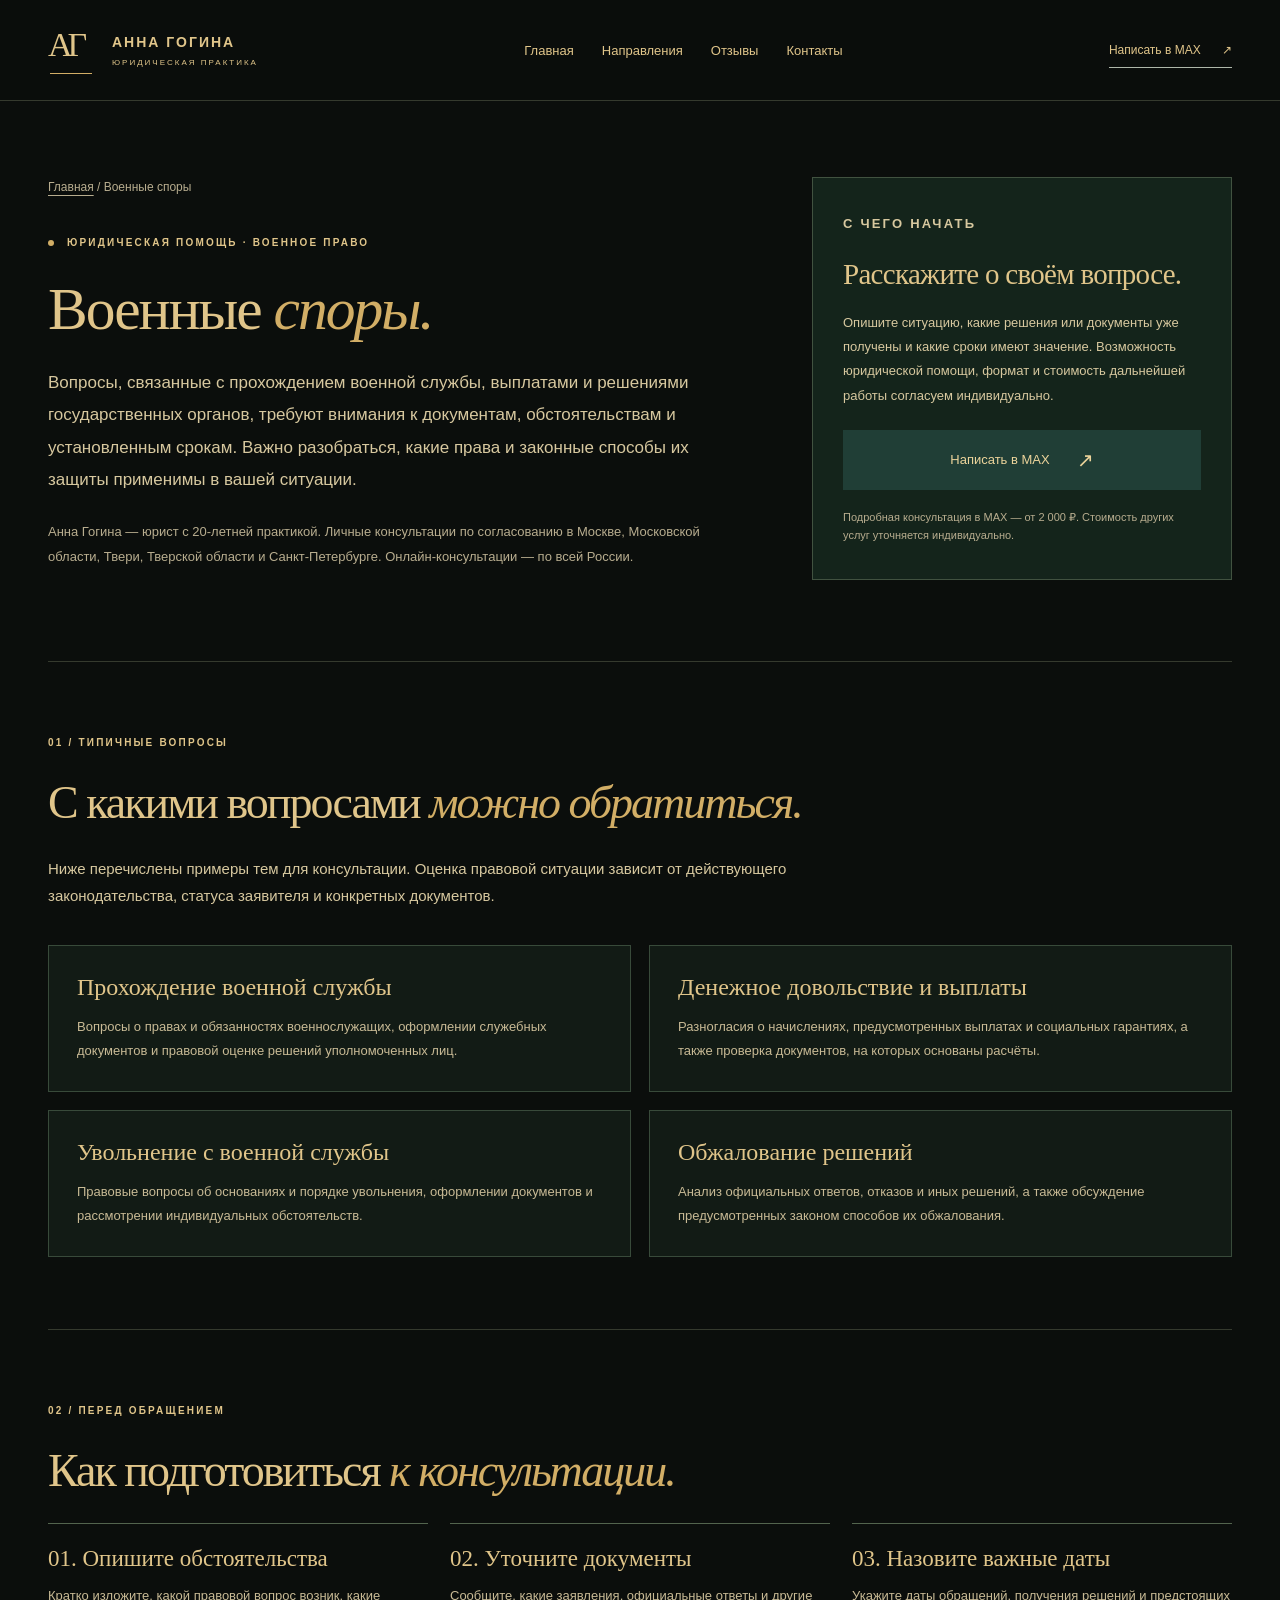
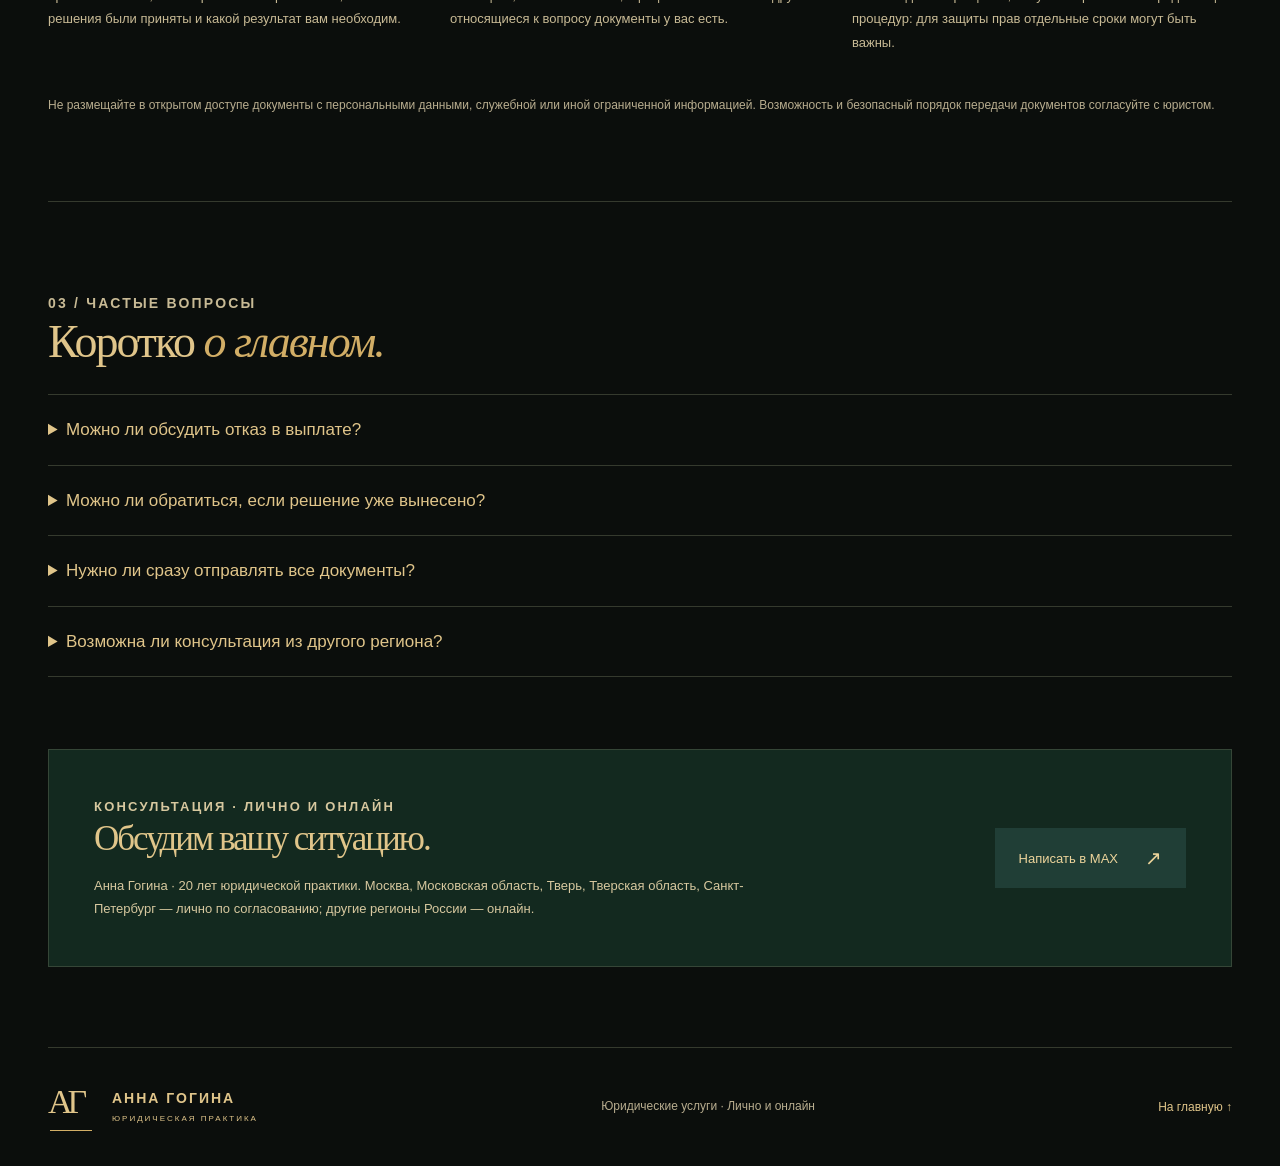
<file: voennye-spory.html>
<!DOCTYPE html>
<html lang="ru">
<head>
  <meta charset="UTF-8">
  <meta name="viewport" content="width=device-width, initial-scale=1">
  <title>Военные споры — юрист Анна Гогина | Москва, Тверь, Санкт-Петербург</title>
  <meta name="description" content="Юридические консультации по военным спорам: прохождение службы, денежное довольствие, выплаты, увольнение, обжалование решений. Анна Гогина — юрист с 20-летней практикой. Лично в Москве, Московской области, Твери, Тверской области и Санкт-Петербурге, онлайн по России.">
  <meta name="theme-color" content="#203e36">
  <meta property="og:type" content="website">
  <meta property="og:title" content="Военные споры — юрист Анна Гогина">
  <meta property="og:description" content="Юридическая помощь по вопросам военной службы, выплат и обжалования решений. Лично и онлайн по России.">
  <link rel="canonical" href="https://www.anna-gogina-yurist.dynv6.net/voennye-spory.html">
  <link rel="icon" href="/favicon.svg" type="image/svg+xml">
  <style>
    :root{--paper:#0b0e0c;--ink:#203e36;--muted:#b8ad8f;--line:#353a2e;--copper:#d2ae66;--gold:#e0c58a;--serif:Georgia,'Times New Roman',serif}
    *{box-sizing:border-box}html{scroll-behavior:smooth;scroll-padding-top:100px}body{margin:0;background:var(--paper);color:var(--gold);font-family:Arial,Helvetica,sans-serif;-webkit-font-smoothing:antialiased}
    a{color:inherit;text-decoration:none}button{font:inherit;cursor:pointer}a,button,summary{-webkit-tap-highlight-color:transparent}a:focus-visible,button:focus-visible,summary:focus-visible{outline:3px solid var(--copper);outline-offset:5px}
    ::selection{background:#395344;color:#f4dca2}.container{width:min(1240px,calc(100% - 96px));margin:auto}
    .header{background:rgba(11,14,12,.97);border-bottom:1px solid var(--line);position:sticky;top:0;z-index:10}.nav-wrap{height:100px;display:flex;align-items:center;justify-content:space-between;gap:30px}
    .brand{display:flex;gap:16px;align-items:center;font-size:14px;letter-spacing:2px;font-weight:600}.brand small{display:block;font-size:8px;letter-spacing:2px;margin-top:8px;font-weight:400}.brand-mark{font-family:var(--serif);font-size:34px;letter-spacing:-5px;width:48px;height:48px;position:relative;font-weight:400}.brand-mark span{position:absolute;bottom:0;left:2px;width:42px;border-bottom:1px solid var(--copper)}
    nav{display:flex;gap:28px;font-size:13px}nav a{transition:color .2s}nav a:hover{color:var(--copper)}.nav-contact{font-size:12px;border-bottom:1px solid #aeb7aa;padding:10px 0;white-space:nowrap}.nav-contact span{margin-left:18px}.menu{display:none}
    h1,h2,h3,p{margin-top:0}h1,h2{font-family:var(--serif);font-weight:400;letter-spacing:-2px}h1{font-size:clamp(44px,4.65vw,68px);line-height:1.1;margin-bottom:25px}h2{font-size:46px;line-height:1.15;margin-bottom:0}em{font-weight:400;color:var(--copper);font-style:italic}
    .eyebrow{font-size:10px;letter-spacing:2.2px;font-weight:600;line-height:1.7;margin:0 0 26px}.dot{display:inline-block;width:6px;height:6px;border-radius:50%;background:var(--copper);margin-right:8px;vertical-align:middle}
    .button{display:inline-flex;align-items:center;justify-content:center;gap:27px;min-height:58px;padding:17px 23px;font-size:13px;border:1px solid transparent;transition:background .2s,transform .2s}.button:hover{transform:translateY(-2px)}.primary{background:var(--ink);color:#ecd49b}.primary:hover{background:#34594a}.button span:last-child{font-size:20px}
    .footer{border-top:1px solid var(--line);padding-top:35px;padding-bottom:35px;display:flex;align-items:center;justify-content:space-between;gap:25px}.footer p{margin:0;font-size:12px;line-height:1.6;color:var(--muted)}.footer>a:last-child{font-size:12px}
    .skip{position:fixed;top:-100px;left:15px;padding:15px;background:var(--ink);color:white;z-index:30}.skip:focus{top:10px}
    .sub-hero{padding-top:76px;padding-bottom:78px;display:grid;grid-template-columns:minmax(0,1.25fr) minmax(290px,.75fr);gap:64px;align-items:start}
    .breadcrumbs{font-size:12px;color:var(--muted);margin:0 0 35px;line-height:1.8}.breadcrumbs a{text-decoration:underline;text-underline-offset:4px}.sub-hero h1{max-width:770px}
    .sub-lead{max-width:680px;font-size:17px;line-height:1.9;color:#d7c89f;margin-bottom:24px}.sub-detail{font-size:13px;line-height:1.9;color:var(--muted);max-width:660px}
    .sub-aside{border:1px solid #415240;background:#14241b;padding:34px 30px}.sub-aside h2{font-size:29px;letter-spacing:-.7px;margin-bottom:20px}.sub-aside p{font-size:13px;line-height:1.85;color:#d7c89f;margin-bottom:22px}.sub-aside .button{width:100%;text-align:center}.sub-aside small{display:block;margin-top:18px;color:var(--muted);font-size:11px;line-height:1.7}
    .sub-section{padding:72px 0;border-top:1px solid var(--line)}.sub-section h2{max-width:860px;margin-bottom:25px}.sub-section .intro{font-size:15px;line-height:1.85;color:#d7c89f;max-width:760px;margin-bottom:35px}
    .sub-grid{display:grid;grid-template-columns:repeat(2,minmax(0,1fr));gap:18px}.sub-card{border:1px solid #384a3a;padding:28px;background:#121b15}.sub-card h3{font-family:var(--serif);font-size:24px;font-weight:400;margin-bottom:14px}.sub-card p{font-size:13px;line-height:1.85;color:#c8ba95;margin:0}
    .sub-steps{list-style:none;padding:0;margin:0;display:grid;grid-template-columns:repeat(3,minmax(0,1fr));gap:22px}.sub-steps li{border-top:1px solid #53644e;padding-top:22px}.sub-steps strong{display:block;font-family:var(--serif);font-size:23px;font-weight:400;margin-bottom:12px}.sub-steps p{font-size:13px;line-height:1.8;color:#c8ba95}
    .sub-note{font-size:12px;line-height:1.8;color:var(--muted);margin-top:28px}.sub-faq details{border-top:1px solid var(--line);padding:22px 0}.sub-faq details:last-child{border-bottom:1px solid var(--line)}.sub-faq summary{cursor:pointer;font-size:17px;line-height:1.5}.sub-faq p{max-width:850px;color:#c8ba95;font-size:14px;line-height:1.9;margin:16px 0 0}
    .sub-cta{background:#13291f;border:1px solid #354637;padding:45px;display:flex;justify-content:space-between;align-items:center;gap:40px;margin-bottom:80px}.sub-cta h2{font-size:35px;margin-bottom:15px}.sub-cta p{font-size:13px;line-height:1.8;color:#d7c89f;max-width:680px;margin:0}.sub-cta .button{white-space:nowrap}
    @media(max-width:1100px){.container{width:calc(100% - 64px)}.nav-contact{display:none}}
    @media(max-width:900px){.sub-hero{grid-template-columns:1fr;gap:30px}.sub-steps{grid-template-columns:1fr}.sub-cta{flex-direction:column;align-items:flex-start}}
    @media(max-width:760px){html{scroll-padding-top:85px}.container{width:calc(100% - 40px)}.nav-wrap{height:78px}.brand{font-size:12px;gap:12px}.brand small{font-size:7px}.brand-mark{font-size:31px;width:40px;height:42px}.brand-mark span{width:36px}.menu{display:flex;flex-direction:column;justify-content:center;gap:7px;background:none;border:1px solid var(--line);width:44px;height:44px;align-items:center}.menu span{width:18px;border-top:1px solid var(--gold)}nav{display:none;position:absolute;top:78px;left:0;right:0;flex-direction:column;background:var(--paper);padding:22px;border-bottom:1px solid var(--line);gap:0}nav.open{display:flex}nav a{padding:14px 0}.eyebrow{font-size:9px;letter-spacing:1.7px;margin-bottom:22px}h1{font-size:43px;letter-spacing:-2px}h2{font-size:37px;letter-spacing:-1.3px}.footer{flex-wrap:wrap;padding-top:30px;padding-bottom:30px}.footer .brand{width:100%}.footer p{font-size:10px}.sub-hero{padding-top:40px;padding-bottom:50px}.sub-lead{font-size:15px}.sub-grid{grid-template-columns:1fr}.sub-section{padding:50px 0}.sub-card{padding:24px}.sub-cta{padding:28px 22px;margin-bottom:50px}.sub-cta h2{font-size:30px}.sub-cta .button{width:100%}}
    @media(prefers-reduced-motion:reduce){html{scroll-behavior:auto}*,*::before,*::after{transition:none!important}}
  </style>
</head>
<body>
  <a class="skip" href="#main">Перейти к содержанию</a>
  <header class="header">
    <div class="container nav-wrap">
      <a class="brand" href="https://www.anna-gogina-yurist.dynv6.net/" aria-label="Анна Гогина, главная">
        <span class="brand-mark">АГ<span></span></span>
        <span>АННА ГОГИНА<small>ЮРИДИЧЕСКАЯ ПРАКТИКА</small></span>
      </a>
      <nav id="navigation" aria-label="Главная навигация">
        <a href="https://www.anna-gogina-yurist.dynv6.net/">Главная</a>
        <a href="https://www.anna-gogina-yurist.dynv6.net/#services">Направления</a>
        <a href="https://www.anna-gogina-yurist.dynv6.net/#reviews">Отзывы</a>
        <a href="https://www.anna-gogina-yurist.dynv6.net/#contact">Контакты</a>
      </nav>
      <a class="nav-contact" href="https://max.ru/u/f9LHodD0cOI7Xfsgb19KbJKbp6K6fRbyBsoQZZTtWMDK60sZPwkLlv2hIeY" target="_blank" rel="noopener noreferrer">Написать в MAX <span aria-hidden="true">↗</span></a>
      <button class="menu" aria-label="Открыть меню" aria-controls="navigation" aria-expanded="false"><span></span><span></span></button>
    </div>
  </header>
  <main id="main">
    <section class="container sub-hero">
      <div>
        <p class="breadcrumbs"><a href="https://www.anna-gogina-yurist.dynv6.net/">Главная</a> / Военные споры</p>
        <p class="eyebrow"><span class="dot"></span> ЮРИДИЧЕСКАЯ ПОМОЩЬ · ВОЕННОЕ ПРАВО</p>
        <h1>Военные <em>споры.</em></h1>
        <p class="sub-lead">Вопросы, связанные с прохождением военной службы, выплатами и решениями государственных органов, требуют внимания к документам, обстоятельствам и установленным срокам. Важно разобраться, какие права и законные способы их защиты применимы в вашей ситуации.</p>
        <p class="sub-detail">Анна Гогина — юрист с 20-летней практикой. Личные консультации по согласованию в Москве, Московской области, Твери, Тверской области и Санкт-Петербурге. Онлайн-консультации — по всей России.</p>
      </div>
      <aside class="sub-aside" aria-label="Записаться на консультацию">
        <p class="eyebrow">С ЧЕГО НАЧАТЬ</p>
        <h2>Расскажите о своём вопросе.</h2>
        <p>Опишите ситуацию, какие решения или документы уже получены и какие сроки имеют значение. Возможность юридической помощи, формат и стоимость дальнейшей работы согласуем индивидуально.</p>
        <a class="button primary" href="https://max.ru/u/f9LHodD0cOI7Xfsgb19KbJKbp6K6fRbyBsoQZZTtWMDK60sZPwkLlv2hIeY" target="_blank" rel="noopener noreferrer">Написать в MAX <span aria-hidden="true">↗</span></a>
        <small>Подробная консультация в MAX — от 2 000 ₽. Стоимость других услуг уточняется индивидуально.</small>
      </aside>
    </section>
    <section class="container sub-section" aria-labelledby="questions-title">
      <p class="eyebrow">01 / ТИПИЧНЫЕ ВОПРОСЫ</p>
      <h2 id="questions-title">С какими вопросами <em>можно обратиться.</em></h2>
      <p class="intro">Ниже перечислены примеры тем для консультации. Оценка правовой ситуации зависит от действующего законодательства, статуса заявителя и конкретных документов.</p>
      <div class="sub-grid">
        <article class="sub-card"><h3>Прохождение военной службы</h3><p>Вопросы о правах и обязанностях военнослужащих, оформлении служебных документов и правовой оценке решений уполномоченных лиц.</p></article>
        <article class="sub-card"><h3>Денежное довольствие и выплаты</h3><p>Разногласия о начислениях, предусмотренных выплатах и социальных гарантиях, а также проверка документов, на которых основаны расчёты.</p></article>
        <article class="sub-card"><h3>Увольнение с военной службы</h3><p>Правовые вопросы об основаниях и порядке увольнения, оформлении документов и рассмотрении индивидуальных обстоятельств.</p></article>
        <article class="sub-card"><h3>Обжалование решений</h3><p>Анализ официальных ответов, отказов и иных решений, а также обсуждение предусмотренных законом способов их обжалования.</p></article>
      </div>
    </section>
    <section class="container sub-section" aria-labelledby="prepare-title">
      <p class="eyebrow">02 / ПЕРЕД ОБРАЩЕНИЕМ</p>
      <h2 id="prepare-title">Как подготовиться <em>к консультации.</em></h2>
      <ol class="sub-steps">
        <li><strong>01. Опишите обстоятельства</strong><p>Кратко изложите, какой правовой вопрос возник, какие решения были приняты и какой результат вам необходим.</p></li>
        <li><strong>02. Уточните документы</strong><p>Сообщите, какие заявления, официальные ответы и другие относящиеся к вопросу документы у вас есть.</p></li>
        <li><strong>03. Назовите важные даты</strong><p>Укажите даты обращений, получения решений и предстоящих процедур: для защиты прав отдельные сроки могут быть важны.</p></li>
      </ol>
      <p class="sub-note">Не размещайте в открытом доступе документы с персональными данными, служебной или иной ограниченной информацией. Возможность и безопасный порядок передачи документов согласуйте с юристом.</p>
    </section>
    <section class="container sub-section sub-faq" aria-labelledby="faq-title">
      <p class="eyebrow">03 / ЧАСТЫЕ ВОПРОСЫ</p>
      <h2 id="faq-title">Коротко <em>о главном.</em></h2>
      <details><summary>Можно ли обсудить отказ в выплате?</summary><p>Да. Для первоначальной оценки важны основание выплаты, содержание официального ответа и подтверждающие документы. Вывод зависит от конкретных обстоятельств.</p></details>
      <details><summary>Можно ли обратиться, если решение уже вынесено?</summary><p>Да. Можно обсудить содержание решения и законные варианты его проверки или обжалования. Следует учитывать применимые сроки.</p></details>
      <details><summary>Нужно ли сразу отправлять все документы?</summary><p>Для первого обращения достаточно кратко описать ситуацию. Какие документы потребуются и как безопасно их передать, лучше согласовать непосредственно с юристом.</p></details>
      <details><summary>Возможна ли консультация из другого региона?</summary><p>Да. Онлайн-консультации доступны по всей России. Личные встречи возможны по согласованию в Москве, Московской области, Твери, Тверской области и Санкт-Петербурге.</p></details>
    </section>
    <section class="container sub-cta" aria-labelledby="contact-title">
      <div><p class="eyebrow">КОНСУЛЬТАЦИЯ · ЛИЧНО И ОНЛАЙН</p><h2 id="contact-title">Обсудим вашу ситуацию.</h2><p>Анна Гогина · 20 лет юридической практики. Москва, Московская область, Тверь, Тверская область, Санкт-Петербург — лично по согласованию; другие регионы России — онлайн.</p></div>
      <a class="button primary" href="https://max.ru/u/f9LHodD0cOI7Xfsgb19KbJKbp6K6fRbyBsoQZZTtWMDK60sZPwkLlv2hIeY" target="_blank" rel="noopener noreferrer">Написать в MAX <span aria-hidden="true">↗</span></a>
    </section>
  </main>
  <footer class="container footer">
    <a class="brand" href="https://www.anna-gogina-yurist.dynv6.net/"><span class="brand-mark">АГ<span></span></span><span>АННА ГОГИНА<small>ЮРИДИЧЕСКАЯ ПРАКТИКА</small></span></a>
    <p>Юридические услуги · Лично и онлайн</p>
    <a href="https://www.anna-gogina-yurist.dynv6.net/">На главную ↑</a>
  </footer>
  <script>
    const menu = document.querySelector('.menu');
    const nav = document.querySelector('#navigation');
    menu.addEventListener('click', () => {
      const opened = nav.classList.toggle('open');
      menu.setAttribute('aria-expanded', String(opened));
      menu.setAttribute('aria-label', opened ? 'Закрыть меню' : 'Открыть меню');
    });
    nav.querySelectorAll('a').forEach(link => link.addEventListener('click', () => {
      nav.classList.remove('open');
      menu.setAttribute('aria-expanded', 'false');
    }));
  </script>
</body>
</html>
</file>
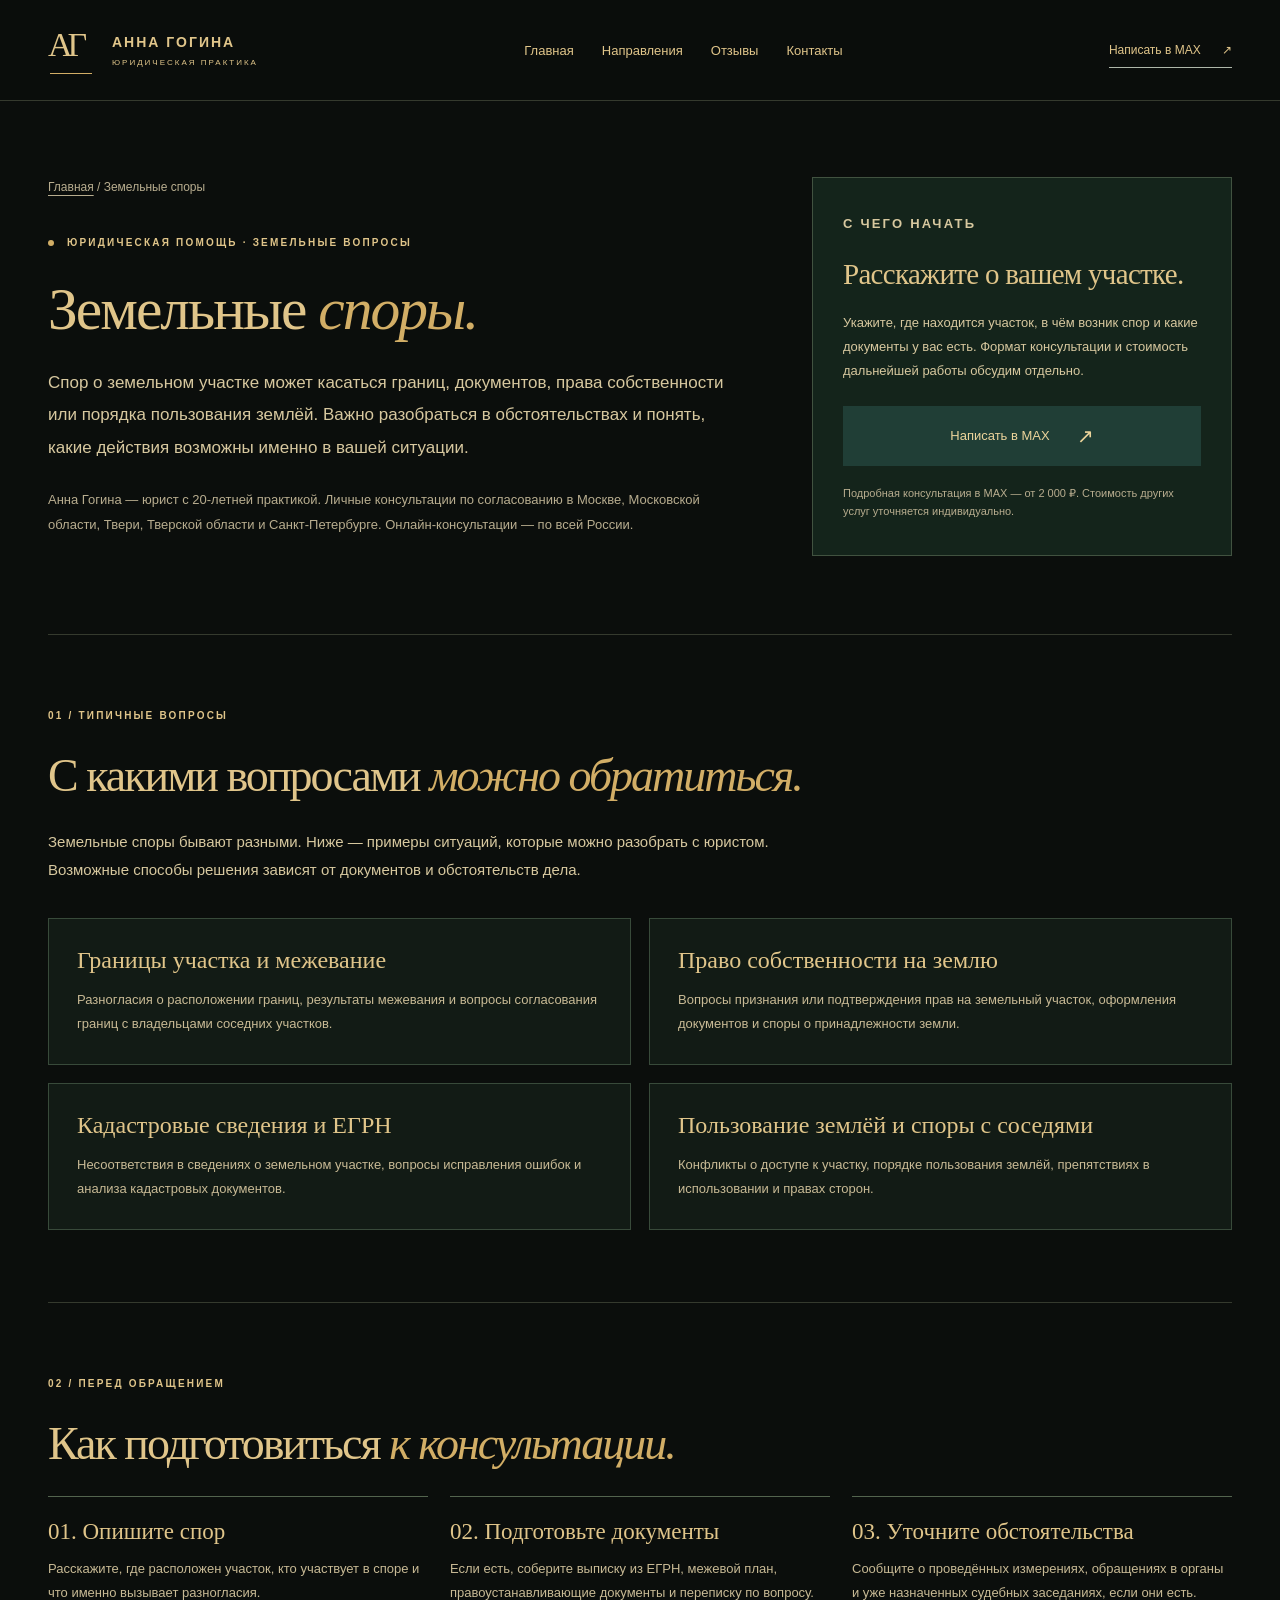
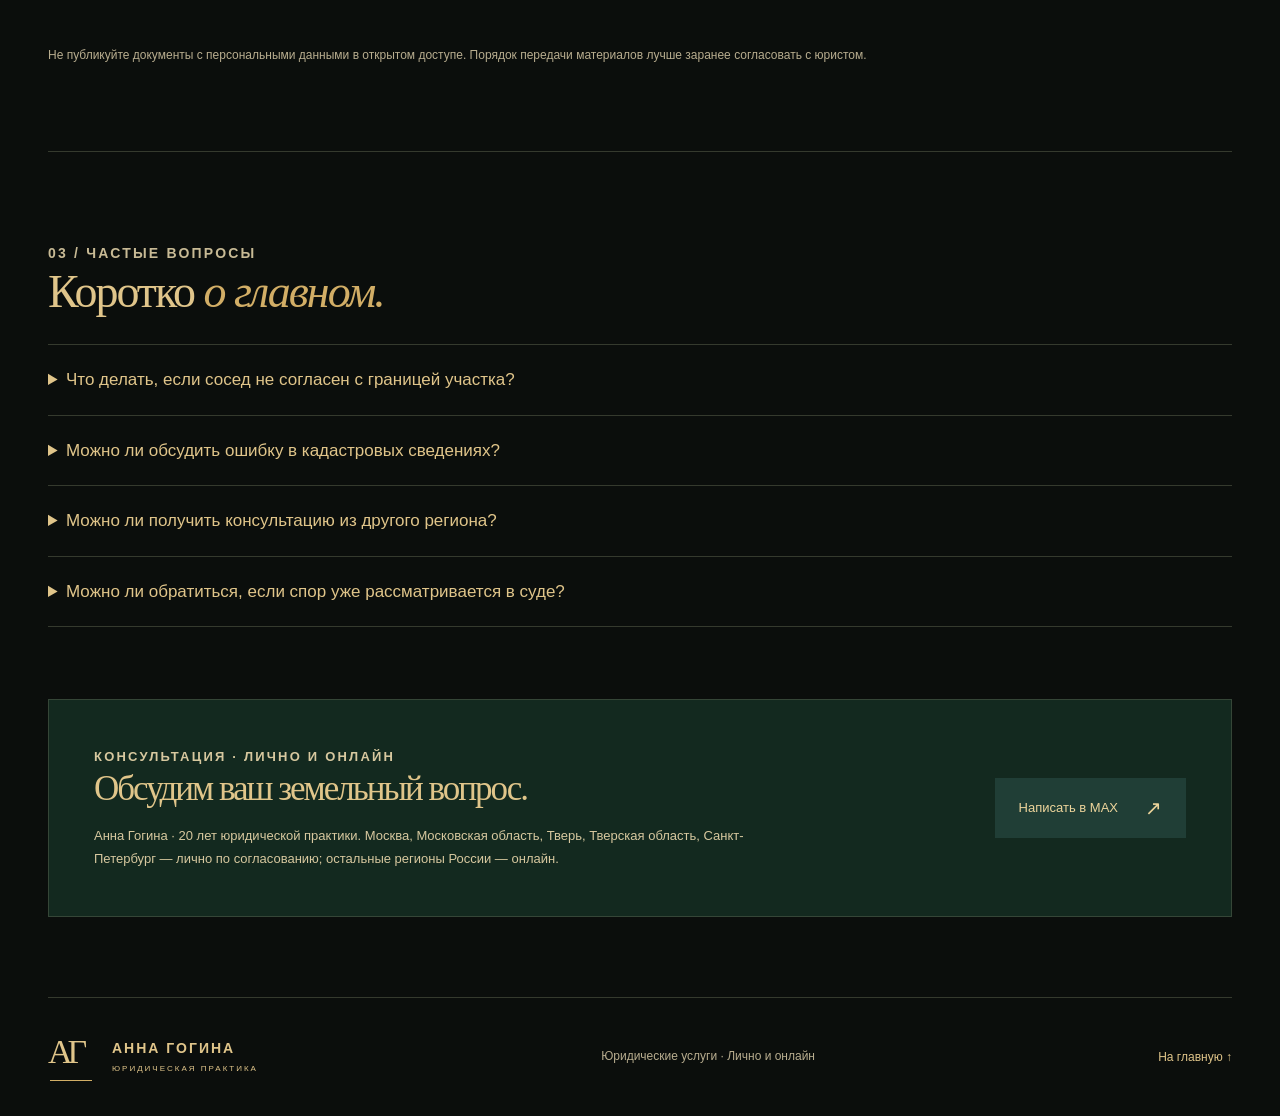
<file: zemelnye-spory.html>
<!DOCTYPE html>
<html lang="ru">
<head>
  <meta charset="UTF-8">
  <meta name="viewport" content="width=device-width, initial-scale=1">
  <title>Земельные споры — юрист Анна Гогина | Москва, Тверь, Санкт-Петербург</title>
  <meta name="description" content="Юридическая помощь по земельным спорам: границы участков, межевание, право собственности, сведения ЕГРН и споры с соседями. Анна Гогина, 20 лет практики. Москва, МО, Тверь, Тверская область, Санкт-Петербург; онлайн по России.">
  <meta name="theme-color" content="#203e36">
  <meta property="og:type" content="website">
  <meta property="og:title" content="Земельные споры — юрист Анна Гогина">
  <meta property="og:description" content="Помощь по земельным вопросам: границы, межевание, право собственности и документы. Лично и онлайн по России.">
  <link rel="canonical" href="https://www.anna-gogina-yurist.dynv6.net/zemelnye-spory.html">
  <link rel="icon" href="/favicon.svg" type="image/svg+xml">
  <style>
:root{--paper:#0b0e0c;--ink:#203e36;--muted:#b8ad8f;--line:#353a2e;--copper:#d2ae66;--gold:#e0c58a;--serif:Georgia,'Times New Roman',serif}
*{box-sizing:border-box}html{scroll-behavior:smooth;scroll-padding-top:100px}body{margin:0;background:var(--paper);color:var(--gold);font-family:Arial,Helvetica,sans-serif;-webkit-font-smoothing:antialiased}a{color:inherit;text-decoration:none}button{font:inherit}a,button,summary{-webkit-tap-highlight-color:transparent}a:focus-visible,button:focus-visible,summary:focus-visible{outline:3px solid var(--copper);outline-offset:5px}button{cursor:pointer}
::selection{background:#395344;color:#f4dca2}.container{width:min(1240px,calc(100% - 96px));margin:auto}
.header{background:rgba(11,14,12,.97);border-bottom:1px solid var(--line);position:sticky;top:0;z-index:10}.nav-wrap{height:100px;display:flex;align-items:center;justify-content:space-between;gap:30px}.brand{display:flex;gap:16px;align-items:center;font-size:14px;letter-spacing:2px;font-weight:600}.brand small{display:block;font-size:8px;letter-spacing:2px;margin-top:8px;font-weight:400}.brand-mark{font-family:var(--serif);font-size:34px;letter-spacing:-5px;width:48px;height:48px;position:relative;font-weight:400}.brand-mark span{position:absolute;bottom:0;left:2px;width:42px;border-bottom:1px solid var(--copper)}nav{display:flex;gap:28px;font-size:13px}nav a{transition:color .2s}nav a:hover{color:var(--copper)}.nav-contact{font-size:12px;border-bottom:1px solid #aeb7aa;padding:10px 0;white-space:nowrap}.nav-contact span{margin-left:18px}.menu{display:none}
h1,h2,h3,p{margin-top:0}h1,h2{font-family:var(--serif);font-weight:400;letter-spacing:-2px}h1{font-size:clamp(44px,4.65vw,68px);line-height:1.1;margin-bottom:25px}h2{font-size:46px;line-height:1.15;margin-bottom:0}em{font-weight:400;color:var(--copper);font-style:italic}.eyebrow{font-size:10px;letter-spacing:2.2px;font-weight:600;line-height:1.7;margin:0 0 26px}.dot{display:inline-block;width:6px;height:6px;border-radius:50%;background:var(--copper);margin-right:8px;vertical-align:middle}
.button{display:inline-flex;align-items:center;justify-content:center;gap:27px;min-height:58px;padding:17px 23px;font-size:13px;border:1px solid transparent;transition:background .2s,transform .2s}.button:hover{transform:translateY(-2px)}.primary{background:var(--ink);color:#ecd49b}.primary:hover{background:#34594a}.button span:last-child{font-size:20px}
.footer{border-top:1px solid var(--line);padding-top:35px;padding-bottom:35px;display:flex;align-items:center;justify-content:space-between;gap:25px}.footer p{margin:0;font-size:12px;line-height:1.6;color:var(--muted)}.footer>a:last-child{font-size:12px}
.skip{position:fixed;top:-100px;left:15px;padding:15px;background:var(--ink);color:white;z-index:30}.skip:focus{top:10px}
@media(max-width:1100px){.container{width:calc(100% - 64px)}.nav-contact{display:none}}
@media(max-width:760px){html{scroll-padding-top:85px}.container{width:calc(100% - 40px)}.nav-wrap{height:78px}.brand{font-size:12px;gap:12px}.brand small{font-size:7px}.brand-mark{font-size:31px;width:40px;height:42px}.brand-mark span{width:36px}.menu{display:flex;flex-direction:column;justify-content:center;gap:7px;background:none;border:1px solid var(--line);width:44px;height:44px;align-items:center}.menu span{width:18px;border-top:1px solid var(--gold)}nav{display:none;position:absolute;top:78px;left:0;right:0;flex-direction:column;background:var(--paper);padding:22px;border-bottom:1px solid var(--line);gap:0}nav.open{display:flex}nav a{padding:14px 0}.eyebrow{font-size:9px;letter-spacing:1.7px;margin-bottom:22px}h1{font-size:49px;letter-spacing:-2px}h2{font-size:37px;letter-spacing:-1.3px}.footer{flex-wrap:wrap;padding-top:30px;padding-bottom:30px}.footer .brand{width:100%}.footer p{font-size:10px}}
@media(prefers-reduced-motion:reduce){html{scroll-behavior:auto}*,*::before,*::after{transition:none!important}}
.sub-hero{padding-top:76px;padding-bottom:78px;display:grid;grid-template-columns:minmax(0,1.25fr) minmax(290px,.75fr);gap:64px;align-items:start}
.breadcrumbs{font-size:12px;color:var(--muted);margin:0 0 35px;line-height:1.8}.breadcrumbs a{text-decoration:underline;text-underline-offset:4px}.sub-hero h1{max-width:770px}.sub-lead{max-width:680px;font-size:17px;line-height:1.9;color:#d7c89f;margin-bottom:24px}.sub-detail{font-size:13px;line-height:1.9;color:var(--muted);max-width:660px}
.sub-aside{border:1px solid #415240;background:#14241b;padding:34px 30px}.sub-aside h2{font-size:29px;letter-spacing:-.7px;margin-bottom:20px}.sub-aside p{font-size:13px;line-height:1.85;color:#d7c89f;margin-bottom:22px}.sub-aside .button{width:100%;text-align:center}.sub-aside small{display:block;margin-top:18px;color:var(--muted);font-size:11px;line-height:1.7}
.sub-section{padding:72px 0;border-top:1px solid var(--line)}.sub-section h2{max-width:860px;margin-bottom:25px}.sub-section .intro{font-size:15px;line-height:1.85;color:#d7c89f;max-width:760px;margin-bottom:35px}.sub-grid{display:grid;grid-template-columns:repeat(2,minmax(0,1fr));gap:18px}.sub-card{border:1px solid #384a3a;padding:28px;background:#121b15}.sub-card h3{font-family:var(--serif);font-size:24px;font-weight:400;margin-bottom:14px}.sub-card p{font-size:13px;line-height:1.85;color:#c8ba95;margin:0}
.sub-steps{list-style:none;padding:0;margin:0;display:grid;grid-template-columns:repeat(3,minmax(0,1fr));gap:22px}.sub-steps li{border-top:1px solid #53644e;padding-top:22px}.sub-steps strong{display:block;font-family:var(--serif);font-size:23px;font-weight:400;margin-bottom:12px}.sub-steps p{font-size:13px;line-height:1.8;color:#c8ba95}.sub-note{font-size:12px;line-height:1.8;color:var(--muted);margin-top:28px}
.sub-faq details{border-top:1px solid var(--line);padding:22px 0}.sub-faq details:last-child{border-bottom:1px solid var(--line)}.sub-faq summary{cursor:pointer;font-size:17px;line-height:1.5}.sub-faq p{max-width:850px;color:#c8ba95;font-size:14px;line-height:1.9;margin:16px 0 0}
.sub-cta{background:#13291f;border:1px solid #354637;padding:45px;display:flex;justify-content:space-between;align-items:center;gap:40px;margin-bottom:80px}.sub-cta h2{font-size:35px;margin-bottom:15px}.sub-cta p{font-size:13px;line-height:1.8;color:#d7c89f;max-width:680px;margin:0}.sub-cta .button{white-space:nowrap}
@media(max-width:900px){.sub-hero{grid-template-columns:1fr;gap:30px}.sub-steps{grid-template-columns:1fr}.sub-cta{flex-direction:column;align-items:flex-start}}
@media(max-width:760px){.sub-hero{padding-top:40px;padding-bottom:50px}.sub-hero h1{font-size:43px}.sub-lead{font-size:15px}.sub-grid{grid-template-columns:1fr}.sub-section{padding:50px 0}.sub-card{padding:24px}.sub-cta{padding:28px 22px;margin-bottom:50px}.sub-cta h2{font-size:30px}.sub-cta .button{width:100%}}
  </style>
</head>
<body>
  <a class="skip" href="#main">Перейти к содержанию</a>
  <header class="header">
    <div class="container nav-wrap">
      <a class="brand" href="https://www.anna-gogina-yurist.dynv6.net/" aria-label="Анна Гогина, главная">
        <span class="brand-mark">АГ<span></span></span>
        <span>АННА ГОГИНА<small>ЮРИДИЧЕСКАЯ ПРАКТИКА</small></span>
      </a>
      <nav id="navigation" aria-label="Главная навигация">
        <a href="https://www.anna-gogina-yurist.dynv6.net/">Главная</a>
        <a href="https://www.anna-gogina-yurist.dynv6.net/#services">Направления</a>
        <a href="https://www.anna-gogina-yurist.dynv6.net/#reviews">Отзывы</a>
        <a href="https://www.anna-gogina-yurist.dynv6.net/#contact">Контакты</a>
      </nav>
      <a class="nav-contact" href="https://max.ru/u/f9LHodD0cOI7Xfsgb19KbJKbp6K6fRbyBsoQZZTtWMDK60sZPwkLlv2hIeY" target="_blank" rel="noopener noreferrer">Написать в MAX <span aria-hidden="true">↗</span></a>
      <button class="menu" aria-label="Открыть меню" aria-controls="navigation" aria-expanded="false"><span></span><span></span></button>
    </div>
  </header>
  <main id="main">
    <section class="container sub-hero">
      <div>
        <p class="breadcrumbs"><a href="https://www.anna-gogina-yurist.dynv6.net/">Главная</a> / Земельные споры</p>
        <p class="eyebrow"><span class="dot"></span> ЮРИДИЧЕСКАЯ ПОМОЩЬ · ЗЕМЕЛЬНЫЕ ВОПРОСЫ</p>
        <h1>Земельные <em>споры.</em></h1>
        <p class="sub-lead">Спор о земельном участке может касаться границ, документов, права собственности или порядка пользования землёй. Важно разобраться в обстоятельствах и понять, какие действия возможны именно в вашей ситуации.</p>
        <p class="sub-detail">Анна Гогина — юрист с 20-летней практикой. Личные консультации по согласованию в Москве, Московской области, Твери, Тверской области и Санкт-Петербурге. Онлайн-консультации — по всей России.</p>
      </div>
      <aside class="sub-aside" aria-label="Записаться на консультацию">
        <p class="eyebrow">С ЧЕГО НАЧАТЬ</p>
        <h2>Расскажите о вашем участке.</h2>
        <p>Укажите, где находится участок, в чём возник спор и какие документы у вас есть. Формат консультации и стоимость дальнейшей работы обсудим отдельно.</p>
        <a class="button primary" href="https://max.ru/u/f9LHodD0cOI7Xfsgb19KbJKbp6K6fRbyBsoQZZTtWMDK60sZPwkLlv2hIeY" target="_blank" rel="noopener noreferrer">Написать в MAX <span aria-hidden="true">↗</span></a>
        <small>Подробная консультация в MAX — от 2 000 ₽. Стоимость других услуг уточняется индивидуально.</small>
      </aside>
    </section>
    <section class="container sub-section" aria-labelledby="questions-title">
      <p class="eyebrow">01 / ТИПИЧНЫЕ ВОПРОСЫ</p>
      <h2 id="questions-title">С какими вопросами <em>можно обратиться.</em></h2>
      <p class="intro">Земельные споры бывают разными. Ниже — примеры ситуаций, которые можно разобрать с юристом. Возможные способы решения зависят от документов и обстоятельств дела.</p>
      <div class="sub-grid">
        <article class="sub-card"><h3>Границы участка и межевание</h3><p>Разногласия о расположении границ, результаты межевания и вопросы согласования границ с владельцами соседних участков.</p></article>
        <article class="sub-card"><h3>Право собственности на землю</h3><p>Вопросы признания или подтверждения прав на земельный участок, оформления документов и споры о принадлежности земли.</p></article>
        <article class="sub-card"><h3>Кадастровые сведения и ЕГРН</h3><p>Несоответствия в сведениях о земельном участке, вопросы исправления ошибок и анализа кадастровых документов.</p></article>
        <article class="sub-card"><h3>Пользование землёй и споры с соседями</h3><p>Конфликты о доступе к участку, порядке пользования землёй, препятствиях в использовании и правах сторон.</p></article>
      </div>
    </section>
    <section class="container sub-section" aria-labelledby="prepare-title">
      <p class="eyebrow">02 / ПЕРЕД ОБРАЩЕНИЕМ</p>
      <h2 id="prepare-title">Как подготовиться <em>к консультации.</em></h2>
      <ol class="sub-steps">
        <li><strong>01. Опишите спор</strong><p>Расскажите, где расположен участок, кто участвует в споре и что именно вызывает разногласия.</p></li>
        <li><strong>02. Подготовьте документы</strong><p>Если есть, соберите выписку из ЕГРН, межевой план, правоустанавливающие документы и переписку по вопросу.</p></li>
        <li><strong>03. Уточните обстоятельства</strong><p>Сообщите о проведённых измерениях, обращениях в органы и уже назначенных судебных заседаниях, если они есть.</p></li>
      </ol>
      <p class="sub-note">Не публикуйте документы с персональными данными в открытом доступе. Порядок передачи материалов лучше заранее согласовать с юристом.</p>
    </section>
    <section class="container sub-section sub-faq" aria-labelledby="faq-title">
      <p class="eyebrow">03 / ЧАСТЫЕ ВОПРОСЫ</p>
      <h2 id="faq-title">Коротко <em>о главном.</em></h2>
      <details><summary>Что делать, если сосед не согласен с границей участка?</summary><p>Важно изучить документы на оба участка, сведения ЕГРН и результаты межевания, если оно проводилось. После этого можно обсудить возможные способы урегулирования спора.</p></details>
      <details><summary>Можно ли обсудить ошибку в кадастровых сведениях?</summary><p>Да. Для начала полезно подготовить выписку из ЕГРН и документы, которые показывают предполагаемое несоответствие. Порядок исправления зависит от характера ошибки.</p></details>
      <details><summary>Можно ли получить консультацию из другого региона?</summary><p>Да. Онлайн-консультации доступны по всей России. Личные встречи можно согласовать в Москве, Московской области, Твери, Тверской области и Санкт-Петербурге.</p></details>
      <details><summary>Можно ли обратиться, если спор уже рассматривается в суде?</summary><p>Да, можно обсудить документы и текущую стадию дела. Для оценки дальнейших действий важно учитывать процессуальные сроки и назначенные заседания.</p></details>
    </section>
    <section class="container sub-cta" aria-labelledby="contact-title">
      <div><p class="eyebrow">КОНСУЛЬТАЦИЯ · ЛИЧНО И ОНЛАЙН</p><h2 id="contact-title">Обсудим ваш земельный вопрос.</h2><p>Анна Гогина · 20 лет юридической практики. Москва, Московская область, Тверь, Тверская область, Санкт-Петербург — лично по согласованию; остальные регионы России — онлайн.</p></div>
      <a class="button primary" href="https://max.ru/u/f9LHodD0cOI7Xfsgb19KbJKbp6K6fRbyBsoQZZTtWMDK60sZPwkLlv2hIeY" target="_blank" rel="noopener noreferrer">Написать в MAX <span aria-hidden="true">↗</span></a>
    </section>
  </main>
  <footer class="container footer">
    <a class="brand" href="https://www.anna-gogina-yurist.dynv6.net/"><span class="brand-mark">АГ<span></span></span><span>АННА ГОГИНА<small>ЮРИДИЧЕСКАЯ ПРАКТИКА</small></span></a>
    <p>Юридические услуги · Лично и онлайн</p>
    <a href="https://www.anna-gogina-yurist.dynv6.net/">На главную ↑</a>
  </footer>
  <script>
    const menu = document.querySelector('.menu');
    const nav = document.querySelector('#navigation');
    menu.addEventListener('click', () => {
      const opened = nav.classList.toggle('open');
      menu.setAttribute('aria-expanded', String(opened));
      menu.setAttribute('aria-label', opened ? 'Закрыть меню' : 'Открыть меню');
    });
    nav.querySelectorAll('a').forEach(link => link.addEventListener('click', () => {
      nav.classList.remove('open');
      menu.setAttribute('aria-expanded', 'false');
    }));
  </script>
</body>
</html>
</file>
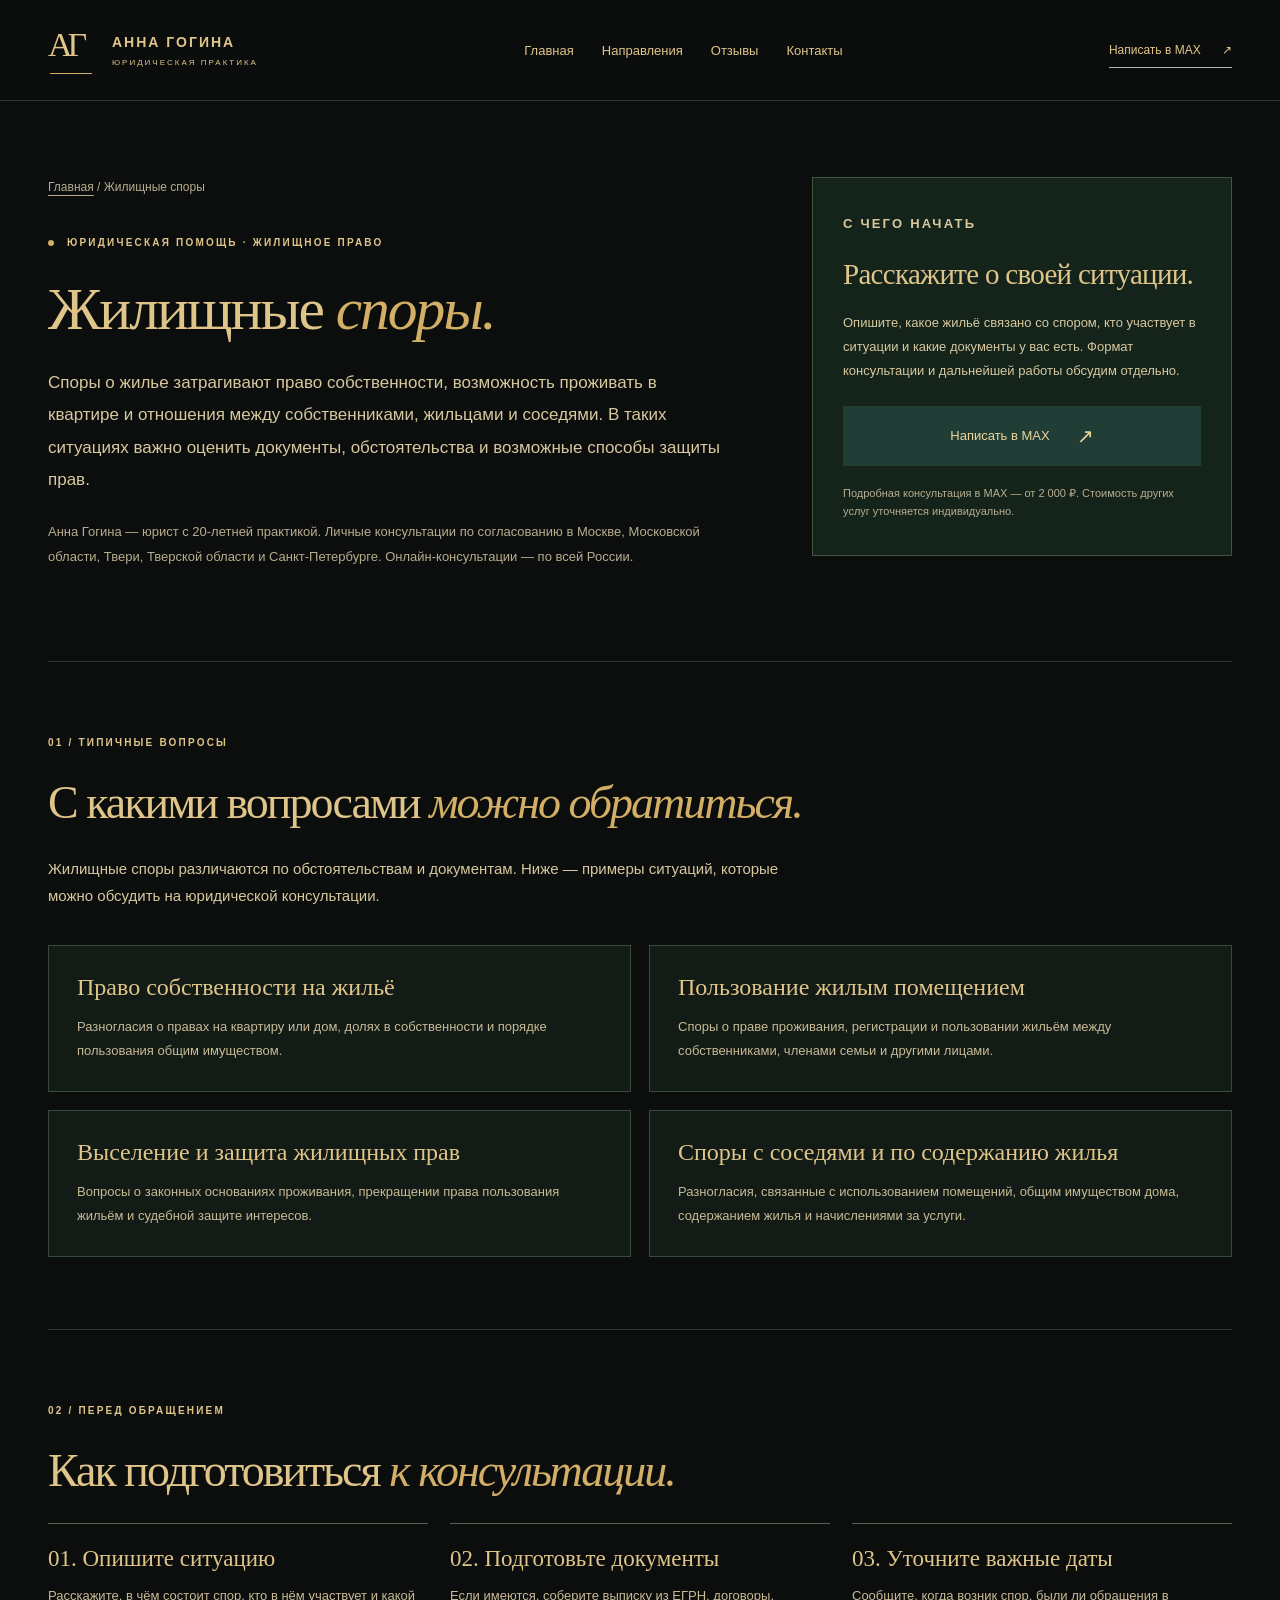
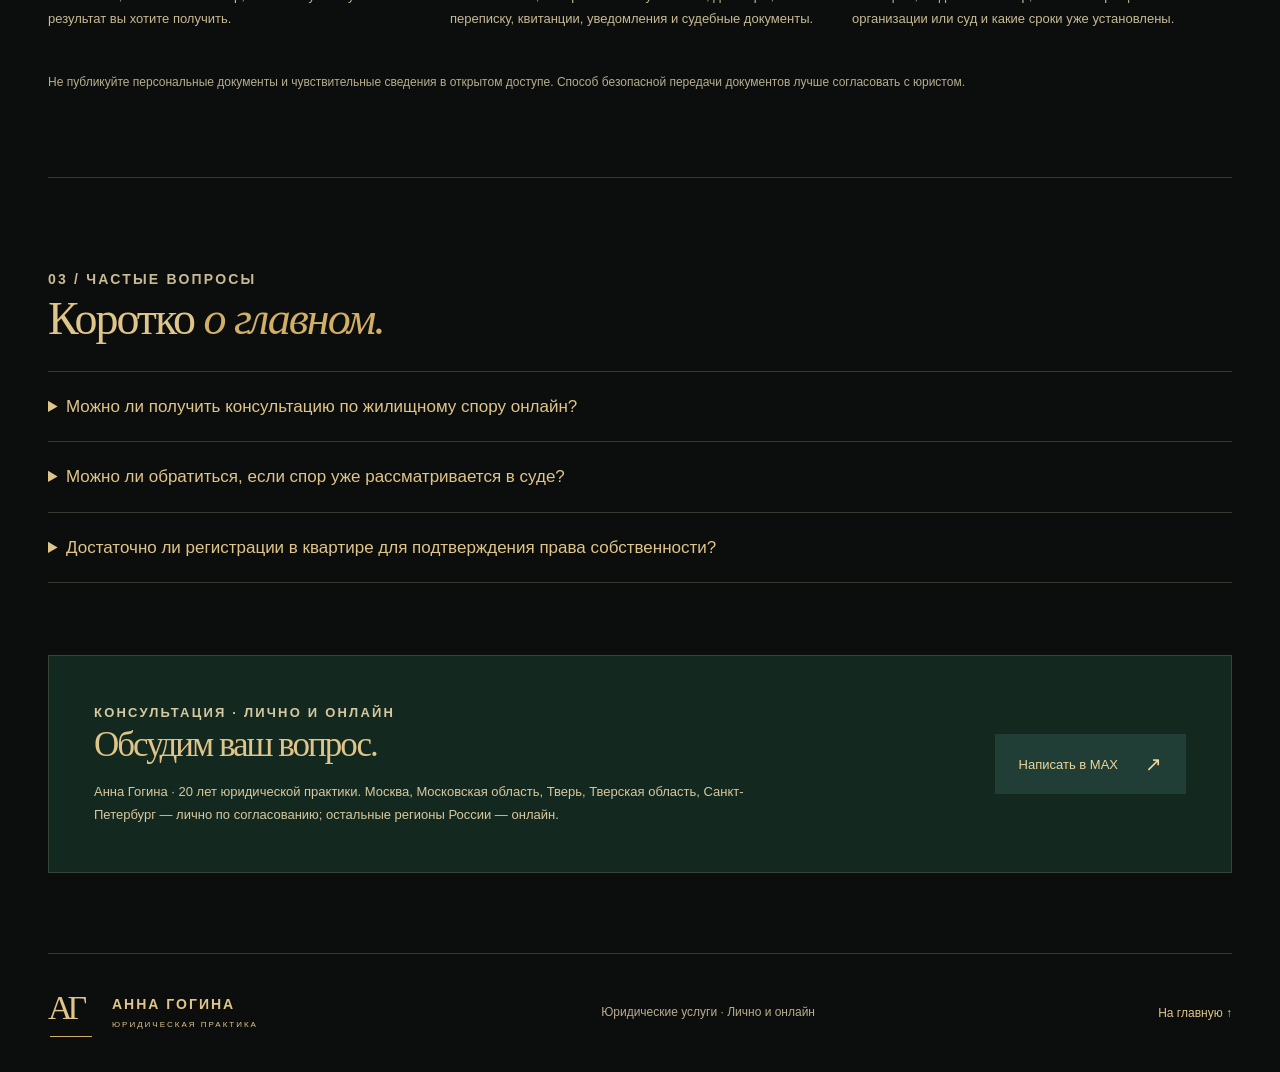
<file: zhilishchnye-spory-povtor.html>
<!DOCTYPE html>
<html lang="ru">
<head>
  <meta charset="UTF-8">
  <meta name="viewport" content="width=device-width, initial-scale=1">
  <title>Жилищные споры — юрист Анна Гогина | Москва, Тверь, Санкт-Петербург</title>
  <meta name="description" content="Юрист Анна Гогина: помощь по жилищным спорам, праву собственности, пользованию квартирой, выселению и спорам с соседями. Лично в Москве, Московской области, Твери, Тверской области и Санкт-Петербурге; онлайн по России.">
  <meta name="theme-color" content="#203e36">
  <meta property="og:type" content="website">
  <meta property="og:title" content="Жилищные споры — юрист Анна Гогина">
  <meta property="og:description" content="Юридическая помощь по жилищным вопросам. Лично в Москве, Твери и Санкт-Петербурге; онлайн по России.">
  <link rel="canonical" href="https://www.anna-gogina-yurist.dynv6.net/zhilishchnye-spory.html">
  <link rel="icon" href="/favicon.svg" type="image/svg+xml">
  <style>
    :root{--paper:#0b0e0c;--ink:#203e36;--muted:#b8ad8f;--line:#353a2e;--copper:#d2ae66;--gold:#e0c58a;--serif:Georgia,'Times New Roman',serif}
    *{box-sizing:border-box}html{scroll-behavior:smooth;scroll-padding-top:100px}body{margin:0;background:var(--paper);color:var(--gold);font-family:Arial,Helvetica,sans-serif;-webkit-font-smoothing:antialiased}
    a{color:inherit;text-decoration:none}button{font:inherit;cursor:pointer}a,button,summary{-webkit-tap-highlight-color:transparent}a:focus-visible,button:focus-visible,summary:focus-visible{outline:3px solid var(--copper);outline-offset:5px}
    ::selection{background:#395344;color:#f4dca2}.container{width:min(1240px,calc(100% - 96px));margin:auto}
    .header{background:rgba(11,14,12,.97);border-bottom:1px solid var(--line);position:sticky;top:0;z-index:10}.nav-wrap{height:100px;display:flex;align-items:center;justify-content:space-between;gap:30px}
    .brand{display:flex;gap:16px;align-items:center;font-size:14px;letter-spacing:2px;font-weight:600}.brand small{display:block;font-size:8px;letter-spacing:2px;margin-top:8px;font-weight:400}.brand-mark{font-family:var(--serif);font-size:34px;letter-spacing:-5px;width:48px;height:48px;position:relative;font-weight:400}.brand-mark span{position:absolute;bottom:0;left:2px;width:42px;border-bottom:1px solid var(--copper)}
    nav{display:flex;gap:28px;font-size:13px}nav a{transition:color .2s}nav a:hover{color:var(--copper)}.nav-contact{font-size:12px;border-bottom:1px solid #aeb7aa;padding:10px 0;white-space:nowrap}.nav-contact span{margin-left:18px}.menu{display:none}
    h1,h2,h3,p{margin-top:0}h1,h2{font-family:var(--serif);font-weight:400;letter-spacing:-2px}h1{font-size:clamp(44px,4.65vw,68px);line-height:1.1;margin-bottom:25px}h2{font-size:46px;line-height:1.15;margin-bottom:0}em{font-weight:400;color:var(--copper);font-style:italic}
    .eyebrow{font-size:10px;letter-spacing:2.2px;font-weight:600;line-height:1.7;margin:0 0 26px}.dot{display:inline-block;width:6px;height:6px;border-radius:50%;background:var(--copper);margin-right:8px;vertical-align:middle}
    .button{display:inline-flex;align-items:center;justify-content:center;gap:27px;min-height:58px;padding:17px 23px;font-size:13px;border:1px solid transparent;transition:background .2s,transform .2s}.button:hover{transform:translateY(-2px)}.primary{background:var(--ink);color:#ecd49b}.primary:hover{background:#34594a}.button span:last-child{font-size:20px}
    .footer{border-top:1px solid var(--line);padding-top:35px;padding-bottom:35px;display:flex;align-items:center;justify-content:space-between;gap:25px}.footer p{margin:0;font-size:12px;line-height:1.6;color:var(--muted)}.footer>a:last-child{font-size:12px}
    .skip{position:fixed;top:-100px;left:15px;padding:15px;background:var(--ink);color:white;z-index:30}.skip:focus{top:10px}
    .sub-hero{padding-top:76px;padding-bottom:78px;display:grid;grid-template-columns:minmax(0,1.25fr) minmax(290px,.75fr);gap:64px;align-items:start}
    .breadcrumbs{font-size:12px;color:var(--muted);margin:0 0 35px;line-height:1.8}.breadcrumbs a{text-decoration:underline;text-underline-offset:4px}.sub-hero h1{max-width:770px}
    .sub-lead{max-width:680px;font-size:17px;line-height:1.9;color:#d7c89f;margin-bottom:24px}.sub-detail{font-size:13px;line-height:1.9;color:var(--muted);max-width:660px}
    .sub-aside{border:1px solid #415240;background:#14241b;padding:34px 30px}.sub-aside h2{font-size:29px;letter-spacing:-.7px;margin-bottom:20px}.sub-aside p{font-size:13px;line-height:1.85;color:#d7c89f;margin-bottom:22px}.sub-aside .button{width:100%;text-align:center}.sub-aside small{display:block;margin-top:18px;color:var(--muted);font-size:11px;line-height:1.7}
    .sub-section{padding:72px 0;border-top:1px solid var(--line)}.sub-section h2{max-width:860px;margin-bottom:25px}.sub-section .intro{font-size:15px;line-height:1.85;color:#d7c89f;max-width:760px;margin-bottom:35px}
    .sub-grid{display:grid;grid-template-columns:repeat(2,minmax(0,1fr));gap:18px}.sub-card{border:1px solid #384a3a;padding:28px;background:#121b15}.sub-card h3{font-family:var(--serif);font-size:24px;font-weight:400;margin-bottom:14px}.sub-card p{font-size:13px;line-height:1.85;color:#c8ba95;margin:0}
    .sub-steps{list-style:none;padding:0;margin:0;display:grid;grid-template-columns:repeat(3,minmax(0,1fr));gap:22px}.sub-steps li{border-top:1px solid #53644e;padding-top:22px}.sub-steps strong{display:block;font-family:var(--serif);font-size:23px;font-weight:400;margin-bottom:12px}.sub-steps p{font-size:13px;line-height:1.8;color:#c8ba95}
    .sub-note{font-size:12px;line-height:1.8;color:var(--muted);margin-top:28px}.sub-faq details{border-top:1px solid var(--line);padding:22px 0}.sub-faq details:last-child{border-bottom:1px solid var(--line)}.sub-faq summary{cursor:pointer;font-size:17px;line-height:1.5}.sub-faq p{max-width:850px;color:#c8ba95;font-size:14px;line-height:1.9;margin:16px 0 0}
    .sub-cta{background:#13291f;border:1px solid #354637;padding:45px;display:flex;justify-content:space-between;align-items:center;gap:40px;margin-bottom:80px}.sub-cta h2{font-size:35px;margin-bottom:15px}.sub-cta p{font-size:13px;line-height:1.8;color:#d7c89f;max-width:680px;margin:0}.sub-cta .button{white-space:nowrap}
    @media(max-width:1100px){.container{width:calc(100% - 64px)}.nav-contact{display:none}}
    @media(max-width:900px){.sub-hero{grid-template-columns:1fr;gap:30px}.sub-steps{grid-template-columns:1fr}.sub-cta{flex-direction:column;align-items:flex-start}}
    @media(max-width:760px){html{scroll-padding-top:85px}.container{width:calc(100% - 40px)}.nav-wrap{height:78px}.brand{font-size:12px;gap:12px}.brand small{font-size:7px}.brand-mark{font-size:31px;width:40px;height:42px}.brand-mark span{width:36px}.menu{display:flex;flex-direction:column;justify-content:center;gap:7px;background:none;border:1px solid var(--line);width:44px;height:44px;align-items:center}.menu span{width:18px;border-top:1px solid var(--gold)}nav{display:none;position:absolute;top:78px;left:0;right:0;flex-direction:column;background:var(--paper);padding:22px;border-bottom:1px solid var(--line);gap:0}nav.open{display:flex}nav a{padding:14px 0}.eyebrow{font-size:9px;letter-spacing:1.7px;margin-bottom:22px}h1{font-size:43px;letter-spacing:-2px}h2{font-size:37px;letter-spacing:-1.3px}.footer{flex-wrap:wrap;padding-top:30px;padding-bottom:30px}.footer .brand{width:100%}.footer p{font-size:10px}.sub-hero{padding-top:40px;padding-bottom:50px}.sub-lead{font-size:15px}.sub-grid{grid-template-columns:1fr}.sub-section{padding:50px 0}.sub-card{padding:24px}.sub-cta{padding:28px 22px;margin-bottom:50px}.sub-cta h2{font-size:30px}.sub-cta .button{width:100%}}
    @media(prefers-reduced-motion:reduce){html{scroll-behavior:auto}*,*::before,*::after{transition:none!important}}
  </style>
</head>
<body>
  <a class="skip" href="#main">Перейти к содержанию</a>
  <header class="header">
    <div class="container nav-wrap">
      <a class="brand" href="https://www.anna-gogina-yurist.dynv6.net/" aria-label="Анна Гогина, главная">
        <span class="brand-mark">АГ<span></span></span>
        <span>АННА ГОГИНА<small>ЮРИДИЧЕСКАЯ ПРАКТИКА</small></span>
      </a>
      <nav id="navigation" aria-label="Главная навигация">
        <a href="https://www.anna-gogina-yurist.dynv6.net/">Главная</a>
        <a href="https://www.anna-gogina-yurist.dynv6.net/#services">Направления</a>
        <a href="https://www.anna-gogina-yurist.dynv6.net/#reviews">Отзывы</a>
        <a href="https://www.anna-gogina-yurist.dynv6.net/#contact">Контакты</a>
      </nav>
      <a class="nav-contact" href="https://max.ru/u/f9LHodD0cOI7Xfsgb19KbJKbp6K6fRbyBsoQZZTtWMDK60sZPwkLlv2hIeY" target="_blank" rel="noopener noreferrer">Написать в MAX <span aria-hidden="true">↗</span></a>
      <button class="menu" aria-label="Открыть меню" aria-controls="navigation" aria-expanded="false"><span></span><span></span></button>
    </div>
  </header>
  <main id="main">
    <section class="container sub-hero">
      <div>
        <p class="breadcrumbs"><a href="https://www.anna-gogina-yurist.dynv6.net/">Главная</a> / Жилищные споры</p>
        <p class="eyebrow"><span class="dot"></span> ЮРИДИЧЕСКАЯ ПОМОЩЬ · ЖИЛИЩНОЕ ПРАВО</p>
        <h1>Жилищные <em>споры.</em></h1>
        <p class="sub-lead">Споры о жилье затрагивают право собственности, возможность проживать в квартире и отношения между собственниками, жильцами и соседями. В таких ситуациях важно оценить документы, обстоятельства и возможные способы защиты прав.</p>
        <p class="sub-detail">Анна Гогина — юрист с 20-летней практикой. Личные консультации по согласованию в Москве, Московской области, Твери, Тверской области и Санкт-Петербурге. Онлайн-консультации — по всей России.</p>
      </div>
      <aside class="sub-aside" aria-label="Записаться на консультацию">
        <p class="eyebrow">С ЧЕГО НАЧАТЬ</p>
        <h2>Расскажите о своей ситуации.</h2>
        <p>Опишите, какое жильё связано со спором, кто участвует в ситуации и какие документы у вас есть. Формат консультации и дальнейшей работы обсудим отдельно.</p>
        <a class="button primary" href="https://max.ru/u/f9LHodD0cOI7Xfsgb19KbJKbp6K6fRbyBsoQZZTtWMDK60sZPwkLlv2hIeY" target="_blank" rel="noopener noreferrer">Написать в MAX <span aria-hidden="true">↗</span></a>
        <small>Подробная консультация в MAX — от 2 000 ₽. Стоимость других услуг уточняется индивидуально.</small>
      </aside>
    </section>
    <section class="container sub-section" aria-labelledby="questions-title">
      <p class="eyebrow">01 / ТИПИЧНЫЕ ВОПРОСЫ</p>
      <h2 id="questions-title">С какими вопросами <em>можно обратиться.</em></h2>
      <p class="intro">Жилищные споры различаются по обстоятельствам и документам. Ниже — примеры ситуаций, которые можно обсудить на юридической консультации.</p>
      <div class="sub-grid">
        <article class="sub-card"><h3>Право собственности на жильё</h3><p>Разногласия о правах на квартиру или дом, долях в собственности и порядке пользования общим имуществом.</p></article>
        <article class="sub-card"><h3>Пользование жилым помещением</h3><p>Споры о праве проживания, регистрации и пользовании жильём между собственниками, членами семьи и другими лицами.</p></article>
        <article class="sub-card"><h3>Выселение и защита жилищных прав</h3><p>Вопросы о законных основаниях проживания, прекращении права пользования жильём и судебной защите интересов.</p></article>
        <article class="sub-card"><h3>Споры с соседями и по содержанию жилья</h3><p>Разногласия, связанные с использованием помещений, общим имуществом дома, содержанием жилья и начислениями за услуги.</p></article>
      </div>
    </section>
    <section class="container sub-section" aria-labelledby="prepare-title">
      <p class="eyebrow">02 / ПЕРЕД ОБРАЩЕНИЕМ</p>
      <h2 id="prepare-title">Как подготовиться <em>к консультации.</em></h2>
      <ol class="sub-steps">
        <li><strong>01. Опишите ситуацию</strong><p>Расскажите, в чём состоит спор, кто в нём участвует и какой результат вы хотите получить.</p></li>
        <li><strong>02. Подготовьте документы</strong><p>Если имеются, соберите выписку из ЕГРН, договоры, переписку, квитанции, уведомления и судебные документы.</p></li>
        <li><strong>03. Уточните важные даты</strong><p>Сообщите, когда возник спор, были ли обращения в организации или суд и какие сроки уже установлены.</p></li>
      </ol>
      <p class="sub-note">Не публикуйте персональные документы и чувствительные сведения в открытом доступе. Способ безопасной передачи документов лучше согласовать с юристом.</p>
    </section>
    <section class="container sub-section sub-faq" aria-labelledby="faq-title">
      <p class="eyebrow">03 / ЧАСТЫЕ ВОПРОСЫ</p>
      <h2 id="faq-title">Коротко <em>о главном.</em></h2>
      <details><summary>Можно ли получить консультацию по жилищному спору онлайн?</summary><p>Да. Онлайн-консультации доступны клиентам из разных регионов России. Возможность личной встречи можно согласовать для Москвы, Московской области, Твери, Тверской области и Санкт-Петербурга.</p></details>
      <details><summary>Можно ли обратиться, если спор уже рассматривается в суде?</summary><p>Да, можно обсудить текущую стадию дела и документы. Для оценки возможных действий важно знать о назначенных заседаниях и процессуальных сроках.</p></details>
      <details><summary>Достаточно ли регистрации в квартире для подтверждения права собственности?</summary><p>Регистрация по месту жительства и право собственности — разные юридические вопросы. Оценка прав на жильё зависит от документов и обстоятельств конкретного дела.</p></details>
    </section>
    <section class="container sub-cta" aria-labelledby="contact-title">
      <div><p class="eyebrow">КОНСУЛЬТАЦИЯ · ЛИЧНО И ОНЛАЙН</p><h2 id="contact-title">Обсудим ваш вопрос.</h2><p>Анна Гогина · 20 лет юридической практики. Москва, Московская область, Тверь, Тверская область, Санкт-Петербург — лично по согласованию; остальные регионы России — онлайн.</p></div>
      <a class="button primary" href="https://max.ru/u/f9LHodD0cOI7Xfsgb19KbJKbp6K6fRbyBsoQZZTtWMDK60sZPwkLlv2hIeY" target="_blank" rel="noopener noreferrer">Написать в MAX <span aria-hidden="true">↗</span></a>
    </section>
  </main>
  <footer class="container footer">
    <a class="brand" href="https://www.anna-gogina-yurist.dynv6.net/"><span class="brand-mark">АГ<span></span></span><span>АННА ГОГИНА<small>ЮРИДИЧЕСКАЯ ПРАКТИКА</small></span></a>
    <p>Юридические услуги · Лично и онлайн</p>
    <a href="https://www.anna-gogina-yurist.dynv6.net/">На главную ↑</a>
  </footer>
  <script>
    const menu = document.querySelector('.menu');
    const nav = document.querySelector('#navigation');
    menu.addEventListener('click', () => {
      const opened = nav.classList.toggle('open');
      menu.setAttribute('aria-expanded', String(opened));
      menu.setAttribute('aria-label', opened ? 'Закрыть меню' : 'Открыть меню');
    });
    nav.querySelectorAll('a').forEach(link => link.addEventListener('click', () => {
      nav.classList.remove('open');
      menu.setAttribute('aria-expanded', 'false');
    }));
  </script>
</body>
</html>
</file>
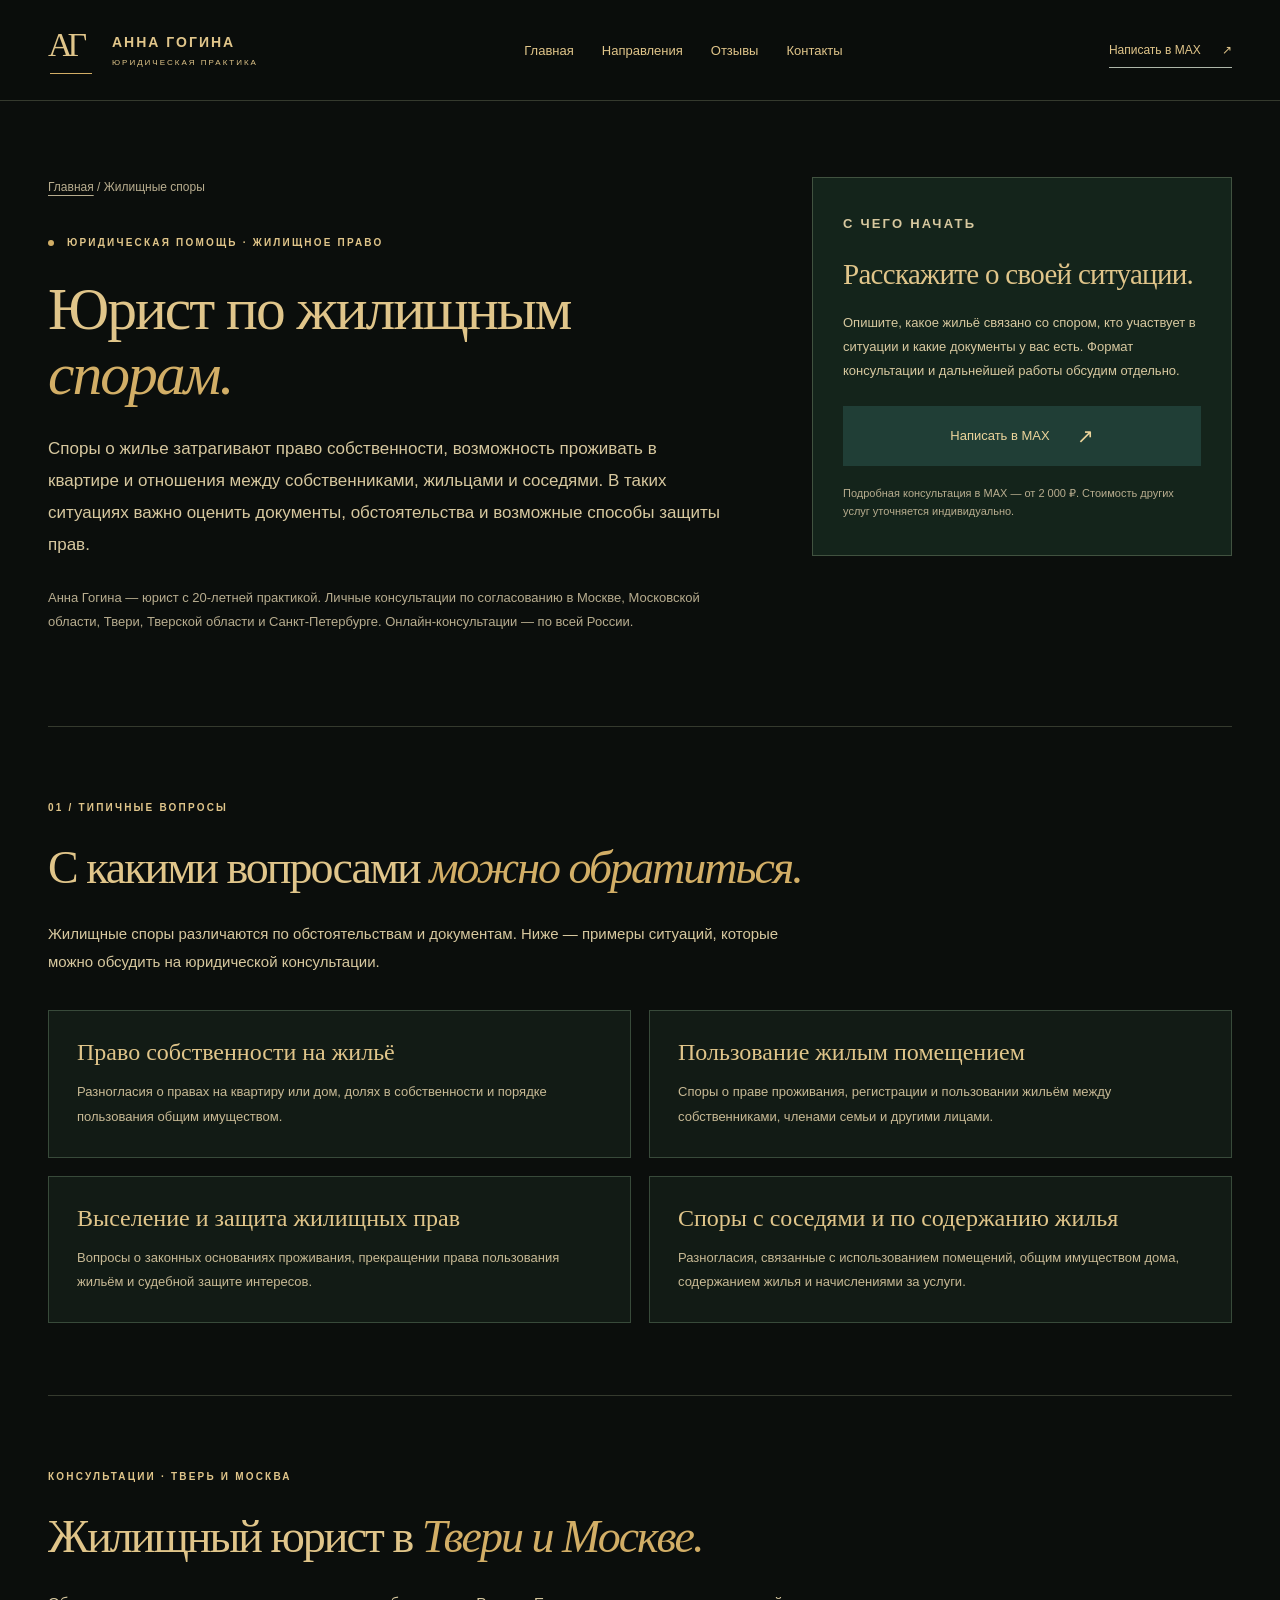
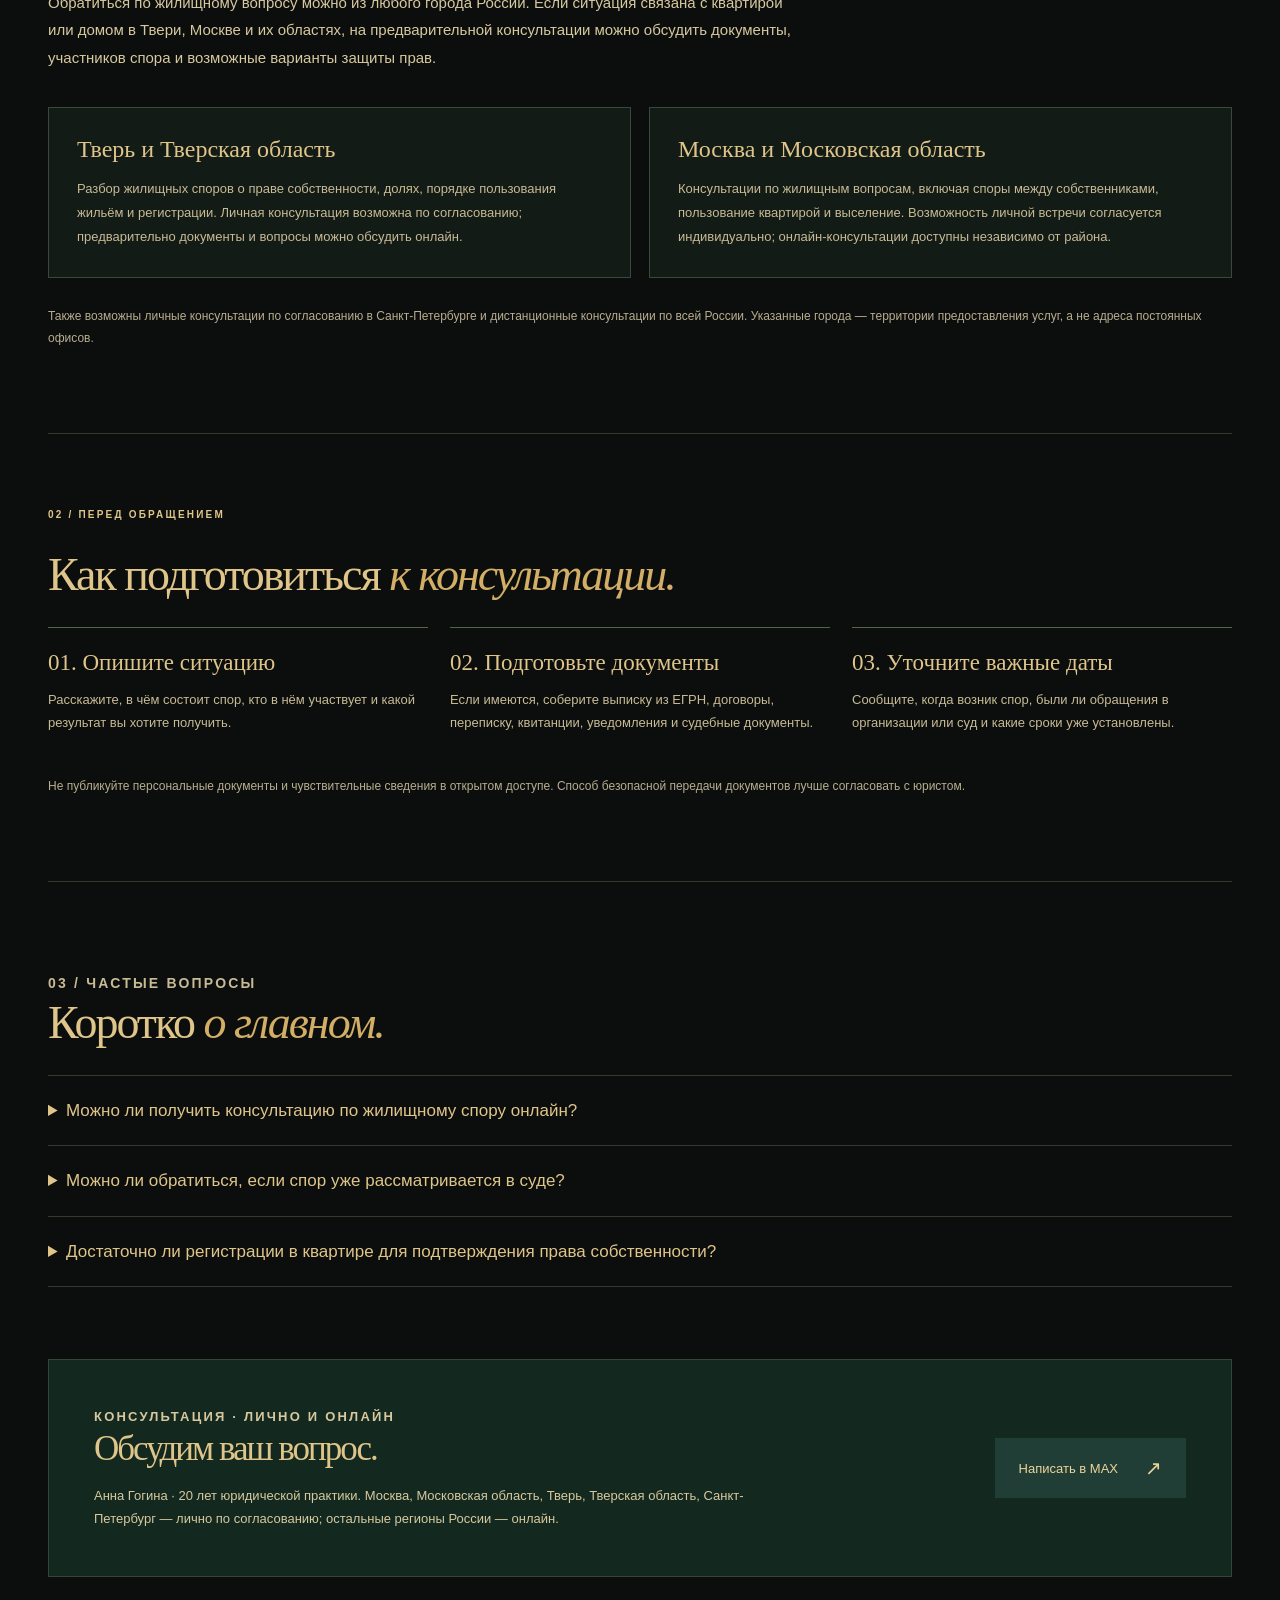
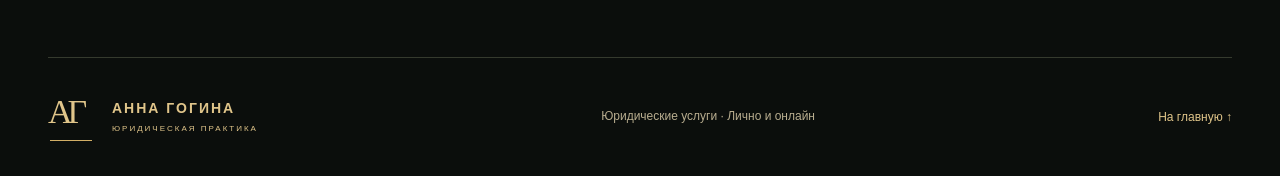
<file: zhilishchnye-spory.html>
<!DOCTYPE html>
<html lang="ru">
<head>
  <meta charset="UTF-8">
  <meta name="viewport" content="width=device-width, initial-scale=1">
  <title>Юрист по жилищным спорам в Твери и Москве — Анна Гогина</title>
  <meta name="description" content="Юрист по жилищным спорам в Твери и Москве — Анна Гогина, 20 лет практики. Споры о праве собственности, пользовании квартирой, выселении и долях. Личные встречи по согласованию; онлайн-консультации по России.">
  <meta name="theme-color" content="#203e36">
  <meta property="og:type" content="website">
  <meta property="og:title" content="Жилищные споры — юрист Анна Гогина">
  <meta property="og:description" content="Юридическая помощь по жилищным вопросам. Лично в Москве, Твери и Санкт-Петербурге; онлайн по России.">
  <link rel="canonical" href="https://www.anna-gogina-yurist.dynv6.net/zhilishchnye-spory.html">
  <link rel="icon" href="/favicon.svg" type="image/svg+xml">
  <style>
    :root{--paper:#0b0e0c;--ink:#203e36;--muted:#b8ad8f;--line:#353a2e;--copper:#d2ae66;--gold:#e0c58a;--serif:Georgia,'Times New Roman',serif}
    *{box-sizing:border-box}html{scroll-behavior:smooth;scroll-padding-top:100px}body{margin:0;background:var(--paper);color:var(--gold);font-family:Arial,Helvetica,sans-serif;-webkit-font-smoothing:antialiased}
    a{color:inherit;text-decoration:none}button{font:inherit;cursor:pointer}a,button,summary{-webkit-tap-highlight-color:transparent}a:focus-visible,button:focus-visible,summary:focus-visible{outline:3px solid var(--copper);outline-offset:5px}
    ::selection{background:#395344;color:#f4dca2}.container{width:min(1240px,calc(100% - 96px));margin:auto}
    .header{background:rgba(11,14,12,.97);border-bottom:1px solid var(--line);position:sticky;top:0;z-index:10}.nav-wrap{height:100px;display:flex;align-items:center;justify-content:space-between;gap:30px}
    .brand{display:flex;gap:16px;align-items:center;font-size:14px;letter-spacing:2px;font-weight:600}.brand small{display:block;font-size:8px;letter-spacing:2px;margin-top:8px;font-weight:400}.brand-mark{font-family:var(--serif);font-size:34px;letter-spacing:-5px;width:48px;height:48px;position:relative;font-weight:400}.brand-mark span{position:absolute;bottom:0;left:2px;width:42px;border-bottom:1px solid var(--copper)}
    nav{display:flex;gap:28px;font-size:13px}nav a{transition:color .2s}nav a:hover{color:var(--copper)}.nav-contact{font-size:12px;border-bottom:1px solid #aeb7aa;padding:10px 0;white-space:nowrap}.nav-contact span{margin-left:18px}.menu{display:none}
    h1,h2,h3,p{margin-top:0}h1,h2{font-family:var(--serif);font-weight:400;letter-spacing:-2px}h1{font-size:clamp(44px,4.65vw,68px);line-height:1.1;margin-bottom:25px}h2{font-size:46px;line-height:1.15;margin-bottom:0}em{font-weight:400;color:var(--copper);font-style:italic}
    .eyebrow{font-size:10px;letter-spacing:2.2px;font-weight:600;line-height:1.7;margin:0 0 26px}.dot{display:inline-block;width:6px;height:6px;border-radius:50%;background:var(--copper);margin-right:8px;vertical-align:middle}
    .button{display:inline-flex;align-items:center;justify-content:center;gap:27px;min-height:58px;padding:17px 23px;font-size:13px;border:1px solid transparent;transition:background .2s,transform .2s}.button:hover{transform:translateY(-2px)}.primary{background:var(--ink);color:#ecd49b}.primary:hover{background:#34594a}.button span:last-child{font-size:20px}
    .footer{border-top:1px solid var(--line);padding-top:35px;padding-bottom:35px;display:flex;align-items:center;justify-content:space-between;gap:25px}.footer p{margin:0;font-size:12px;line-height:1.6;color:var(--muted)}.footer>a:last-child{font-size:12px}
    .skip{position:fixed;top:-100px;left:15px;padding:15px;background:var(--ink);color:white;z-index:30}.skip:focus{top:10px}
    .sub-hero{padding-top:76px;padding-bottom:78px;display:grid;grid-template-columns:minmax(0,1.25fr) minmax(290px,.75fr);gap:64px;align-items:start}
    .breadcrumbs{font-size:12px;color:var(--muted);margin:0 0 35px;line-height:1.8}.breadcrumbs a{text-decoration:underline;text-underline-offset:4px}.sub-hero h1{max-width:770px}
    .sub-lead{max-width:680px;font-size:17px;line-height:1.9;color:#d7c89f;margin-bottom:24px}.sub-detail{font-size:13px;line-height:1.9;color:var(--muted);max-width:660px}
    .sub-aside{border:1px solid #415240;background:#14241b;padding:34px 30px}.sub-aside h2{font-size:29px;letter-spacing:-.7px;margin-bottom:20px}.sub-aside p{font-size:13px;line-height:1.85;color:#d7c89f;margin-bottom:22px}.sub-aside .button{width:100%;text-align:center}.sub-aside small{display:block;margin-top:18px;color:var(--muted);font-size:11px;line-height:1.7}
    .sub-section{padding:72px 0;border-top:1px solid var(--line)}.sub-section h2{max-width:860px;margin-bottom:25px}.sub-section .intro{font-size:15px;line-height:1.85;color:#d7c89f;max-width:760px;margin-bottom:35px}
    .sub-grid{display:grid;grid-template-columns:repeat(2,minmax(0,1fr));gap:18px}.sub-card{border:1px solid #384a3a;padding:28px;background:#121b15}.sub-card h3{font-family:var(--serif);font-size:24px;font-weight:400;margin-bottom:14px}.sub-card p{font-size:13px;line-height:1.85;color:#c8ba95;margin:0}
    .sub-steps{list-style:none;padding:0;margin:0;display:grid;grid-template-columns:repeat(3,minmax(0,1fr));gap:22px}.sub-steps li{border-top:1px solid #53644e;padding-top:22px}.sub-steps strong{display:block;font-family:var(--serif);font-size:23px;font-weight:400;margin-bottom:12px}.sub-steps p{font-size:13px;line-height:1.8;color:#c8ba95}
    .sub-note{font-size:12px;line-height:1.8;color:var(--muted);margin-top:28px}.sub-faq details{border-top:1px solid var(--line);padding:22px 0}.sub-faq details:last-child{border-bottom:1px solid var(--line)}.sub-faq summary{cursor:pointer;font-size:17px;line-height:1.5}.sub-faq p{max-width:850px;color:#c8ba95;font-size:14px;line-height:1.9;margin:16px 0 0}
    .sub-cta{background:#13291f;border:1px solid #354637;padding:45px;display:flex;justify-content:space-between;align-items:center;gap:40px;margin-bottom:80px}.sub-cta h2{font-size:35px;margin-bottom:15px}.sub-cta p{font-size:13px;line-height:1.8;color:#d7c89f;max-width:680px;margin:0}.sub-cta .button{white-space:nowrap}
    @media(max-width:1100px){.container{width:calc(100% - 64px)}.nav-contact{display:none}}
    @media(max-width:900px){.sub-hero{grid-template-columns:1fr;gap:30px}.sub-steps{grid-template-columns:1fr}.sub-cta{flex-direction:column;align-items:flex-start}}
    @media(max-width:760px){html{scroll-padding-top:85px}.container{width:calc(100% - 40px)}.nav-wrap{height:78px}.brand{font-size:12px;gap:12px}.brand small{font-size:7px}.brand-mark{font-size:31px;width:40px;height:42px}.brand-mark span{width:36px}.menu{display:flex;flex-direction:column;justify-content:center;gap:7px;background:none;border:1px solid var(--line);width:44px;height:44px;align-items:center}.menu span{width:18px;border-top:1px solid var(--gold)}nav{display:none;position:absolute;top:78px;left:0;right:0;flex-direction:column;background:var(--paper);padding:22px;border-bottom:1px solid var(--line);gap:0}nav.open{display:flex}nav a{padding:14px 0}.eyebrow{font-size:9px;letter-spacing:1.7px;margin-bottom:22px}h1{font-size:43px;letter-spacing:-2px}h2{font-size:37px;letter-spacing:-1.3px}.footer{flex-wrap:wrap;padding-top:30px;padding-bottom:30px}.footer .brand{width:100%}.footer p{font-size:10px}.sub-hero{padding-top:40px;padding-bottom:50px}.sub-lead{font-size:15px}.sub-grid{grid-template-columns:1fr}.sub-section{padding:50px 0}.sub-card{padding:24px}.sub-cta{padding:28px 22px;margin-bottom:50px}.sub-cta h2{font-size:30px}.sub-cta .button{width:100%}}
    @media(prefers-reduced-motion:reduce){html{scroll-behavior:auto}*,*::before,*::after{transition:none!important}}
  </style>
</head>
<body>
  <a class="skip" href="#main">Перейти к содержанию</a>
  <header class="header">
    <div class="container nav-wrap">
      <a class="brand" href="https://www.anna-gogina-yurist.dynv6.net/" aria-label="Анна Гогина, главная">
        <span class="brand-mark">АГ<span></span></span>
        <span>АННА ГОГИНА<small>ЮРИДИЧЕСКАЯ ПРАКТИКА</small></span>
      </a>
      <nav id="navigation" aria-label="Главная навигация">
        <a href="https://www.anna-gogina-yurist.dynv6.net/">Главная</a>
        <a href="https://www.anna-gogina-yurist.dynv6.net/#services">Направления</a>
        <a href="https://www.anna-gogina-yurist.dynv6.net/#reviews">Отзывы</a>
        <a href="https://www.anna-gogina-yurist.dynv6.net/#contact">Контакты</a>
      </nav>
      <a class="nav-contact" href="https://max.ru/u/f9LHodD0cOI7Xfsgb19KbJKbp6K6fRbyBsoQZZTtWMDK60sZPwkLlv2hIeY" target="_blank" rel="noopener noreferrer">Написать в MAX <span aria-hidden="true">↗</span></a>
      <button class="menu" aria-label="Открыть меню" aria-controls="navigation" aria-expanded="false"><span></span><span></span></button>
    </div>
  </header>
  <main id="main">
    <section class="container sub-hero">
      <div>
        <p class="breadcrumbs"><a href="https://www.anna-gogina-yurist.dynv6.net/">Главная</a> / Жилищные споры</p>
        <p class="eyebrow"><span class="dot"></span> ЮРИДИЧЕСКАЯ ПОМОЩЬ · ЖИЛИЩНОЕ ПРАВО</p>
        <h1>Юрист по жилищным <em>спорам.</em></h1>
        <p class="sub-lead">Споры о жилье затрагивают право собственности, возможность проживать в квартире и отношения между собственниками, жильцами и соседями. В таких ситуациях важно оценить документы, обстоятельства и возможные способы защиты прав.</p>
        <p class="sub-detail">Анна Гогина — юрист с 20-летней практикой. Личные консультации по согласованию в Москве, Московской области, Твери, Тверской области и Санкт-Петербурге. Онлайн-консультации — по всей России.</p>
      </div>
      <aside class="sub-aside" aria-label="Записаться на консультацию">
        <p class="eyebrow">С ЧЕГО НАЧАТЬ</p>
        <h2>Расскажите о своей ситуации.</h2>
        <p>Опишите, какое жильё связано со спором, кто участвует в ситуации и какие документы у вас есть. Формат консультации и дальнейшей работы обсудим отдельно.</p>
        <a class="button primary" href="https://max.ru/u/f9LHodD0cOI7Xfsgb19KbJKbp6K6fRbyBsoQZZTtWMDK60sZPwkLlv2hIeY" target="_blank" rel="noopener noreferrer">Написать в MAX <span aria-hidden="true">↗</span></a>
        <small>Подробная консультация в MAX — от 2 000 ₽. Стоимость других услуг уточняется индивидуально.</small>
      </aside>
    </section>
    <section class="container sub-section" aria-labelledby="questions-title">
      <p class="eyebrow">01 / ТИПИЧНЫЕ ВОПРОСЫ</p>
      <h2 id="questions-title">С какими вопросами <em>можно обратиться.</em></h2>
      <p class="intro">Жилищные споры различаются по обстоятельствам и документам. Ниже — примеры ситуаций, которые можно обсудить на юридической консультации.</p>
      <div class="sub-grid">
        <article class="sub-card"><h3>Право собственности на жильё</h3><p>Разногласия о правах на квартиру или дом, долях в собственности и порядке пользования общим имуществом.</p></article>
        <article class="sub-card"><h3>Пользование жилым помещением</h3><p>Споры о праве проживания, регистрации и пользовании жильём между собственниками, членами семьи и другими лицами.</p></article>
        <article class="sub-card"><h3>Выселение и защита жилищных прав</h3><p>Вопросы о законных основаниях проживания, прекращении права пользования жильём и судебной защите интересов.</p></article>
        <article class="sub-card"><h3>Споры с соседями и по содержанию жилья</h3><p>Разногласия, связанные с использованием помещений, общим имуществом дома, содержанием жилья и начислениями за услуги.</p></article>
      </div>
    </section>
    <section class="container sub-section" aria-labelledby="geography-title">
      <p class="eyebrow">КОНСУЛЬТАЦИИ · ТВЕРЬ И МОСКВА</p>
      <h2 id="geography-title">Жилищный юрист в <em>Твери и Москве.</em></h2>
      <p class="intro">Обратиться по жилищному вопросу можно из любого города России. Если ситуация связана с квартирой или домом в Твери, Москве и их областях, на предварительной консультации можно обсудить документы, участников спора и возможные варианты защиты прав.</p>
      <div class="sub-grid">
        <article class="sub-card"><h3>Тверь и Тверская область</h3><p>Разбор жилищных споров о праве собственности, долях, порядке пользования жильём и регистрации. Личная консультация возможна по согласованию; предварительно документы и вопросы можно обсудить онлайн.</p></article>
        <article class="sub-card"><h3>Москва и Московская область</h3><p>Консультации по жилищным вопросам, включая споры между собственниками, пользование квартирой и выселение. Возможность личной встречи согласуется индивидуально; онлайн-консультации доступны независимо от района.</p></article>
      </div>
      <p class="sub-note">Также возможны личные консультации по согласованию в Санкт-Петербурге и дистанционные консультации по всей России. Указанные города — территории предоставления услуг, а не адреса постоянных офисов.</p>
    </section>
    <section class="container sub-section" aria-labelledby="prepare-title">
      <p class="eyebrow">02 / ПЕРЕД ОБРАЩЕНИЕМ</p>
      <h2 id="prepare-title">Как подготовиться <em>к консультации.</em></h2>
      <ol class="sub-steps">
        <li><strong>01. Опишите ситуацию</strong><p>Расскажите, в чём состоит спор, кто в нём участвует и какой результат вы хотите получить.</p></li>
        <li><strong>02. Подготовьте документы</strong><p>Если имеются, соберите выписку из ЕГРН, договоры, переписку, квитанции, уведомления и судебные документы.</p></li>
        <li><strong>03. Уточните важные даты</strong><p>Сообщите, когда возник спор, были ли обращения в организации или суд и какие сроки уже установлены.</p></li>
      </ol>
      <p class="sub-note">Не публикуйте персональные документы и чувствительные сведения в открытом доступе. Способ безопасной передачи документов лучше согласовать с юристом.</p>
    </section>
    <section class="container sub-section sub-faq" aria-labelledby="faq-title">
      <p class="eyebrow">03 / ЧАСТЫЕ ВОПРОСЫ</p>
      <h2 id="faq-title">Коротко <em>о главном.</em></h2>
      <details><summary>Можно ли получить консультацию по жилищному спору онлайн?</summary><p>Да. Онлайн-консультации доступны клиентам из разных регионов России. Возможность личной встречи можно согласовать для Москвы, Московской области, Твери, Тверской области и Санкт-Петербурга.</p></details>
      <details><summary>Можно ли обратиться, если спор уже рассматривается в суде?</summary><p>Да, можно обсудить текущую стадию дела и документы. Для оценки возможных действий важно знать о назначенных заседаниях и процессуальных сроках.</p></details>
      <details><summary>Достаточно ли регистрации в квартире для подтверждения права собственности?</summary><p>Регистрация по месту жительства и право собственности — разные юридические вопросы. Оценка прав на жильё зависит от документов и обстоятельств конкретного дела.</p></details>
    </section>
    <section class="container sub-cta" aria-labelledby="contact-title">
      <div><p class="eyebrow">КОНСУЛЬТАЦИЯ · ЛИЧНО И ОНЛАЙН</p><h2 id="contact-title">Обсудим ваш вопрос.</h2><p>Анна Гогина · 20 лет юридической практики. Москва, Московская область, Тверь, Тверская область, Санкт-Петербург — лично по согласованию; остальные регионы России — онлайн.</p></div>
      <a class="button primary" href="https://max.ru/u/f9LHodD0cOI7Xfsgb19KbJKbp6K6fRbyBsoQZZTtWMDK60sZPwkLlv2hIeY" target="_blank" rel="noopener noreferrer">Написать в MAX <span aria-hidden="true">↗</span></a>
    </section>
  </main>
  <footer class="container footer">
    <a class="brand" href="https://www.anna-gogina-yurist.dynv6.net/"><span class="brand-mark">АГ<span></span></span><span>АННА ГОГИНА<small>ЮРИДИЧЕСКАЯ ПРАКТИКА</small></span></a>
    <p>Юридические услуги · Лично и онлайн</p>
    <a href="https://www.anna-gogina-yurist.dynv6.net/">На главную ↑</a>
  </footer>
  <script>
    const menu = document.querySelector('.menu');
    const nav = document.querySelector('#navigation');
    menu.addEventListener('click', () => {
      const opened = nav.classList.toggle('open');
      menu.setAttribute('aria-expanded', String(opened));
      menu.setAttribute('aria-label', opened ? 'Закрыть меню' : 'Открыть меню');
    });
    nav.querySelectorAll('a').forEach(link => link.addEventListener('click', () => {
      nav.classList.remove('open');
      menu.setAttribute('aria-expanded', 'false');
    }));
  </script>
</body>
</html>
</file>
<file: style.css>
:root{--paper:#f7f5ef;--ink:#203e36;--muted:#69716b;--line:#dedfd5;--copper:#a37b55;--serif:Georgia,'Times New Roman',serif}*{box-sizing:border-box}html{scroll-behavior:smooth;scroll-padding-top:100px}body{margin:0;background:var(--paper);color:var(--ink);font-family:Arial,Helvetica,sans-serif;-webkit-font-smoothing:antialiased}a{color:inherit;text-decoration:none}button{font:inherit}a,button,summary{-webkit-tap-highlight-color:transparent}a:focus-visible,button:focus-visible,summary:focus-visible{outline:3px solid var(--copper);outline-offset:5px}button{cursor:pointer}::selection{background:#d8e1cc}.container{width:min(1240px,calc(100% - 96px));margin:auto}.header{background:rgba(247,245,239,.97);border-bottom:1px solid var(--line);position:sticky;top:0;z-index:10}.nav-wrap{height:100px;display:flex;align-items:center;justify-content:space-between;gap:30px}.brand{display:flex;gap:16px;align-items:center;font-size:14px;letter-spacing:2px;font-weight:600}.brand small{display:block;font-size:8px;letter-spacing:2px;margin-top:8px;font-weight:400}.brand-mark{font-family:var(--serif);font-size:34px;letter-spacing:-5px;width:48px;height:48px;position:relative;font-weight:400}.brand-mark span{position:absolute;bottom:0;left:2px;width:42px;border-bottom:1px solid var(--copper)}nav{display:flex;gap:28px;font-size:13px}nav a{transition:color .2s}nav a:hover{color:var(--copper)}.nav-contact{font-size:12px;border-bottom:1px solid #aeb7aa;padding:10px 0;white-space:nowrap}.nav-contact span{margin-left:18px}.menu{display:none}.hero{display:grid;grid-template-columns:1.1fr 1fr;gap:60px;padding-top:65px;padding-bottom:65px;align-items:center;min-height:695px}.eyebrow{font-size:10px;letter-spacing:2.2px;font-weight:600;line-height:1.7;margin:0 0 26px}.dot{display:inline-block;width:6px;height:6px;border-radius:50%;background:var(--copper);margin-right:8px;vertical-align:middle}h1,h2,h3,p{margin-top:0}h1,h2{font-family:var(--serif);font-weight:400;letter-spacing:-2px}h1{font-size:clamp(44px,4.65vw,68px);line-height:1.1;margin-bottom:25px}em{font-weight:400;color:var(--copper)}.hero-intro{font-size:16px;line-height:1.8;max-width:445px;color:var(--muted);margin-bottom:30px}.button{display:inline-flex;align-items:center;justify-content:center;gap:27px;min-height:58px;padding:17px 23px;font-size:13px;border:1px solid transparent;transition:background .2s,transform .2s}.button:hover{transform:translateY(-2px)}.primary{background:var(--ink);color:white}.primary:hover{background:#34594a}.button span:last-child{font-size:20px}.button-note{font-size:11px;color:var(--muted);margin:14px 0 42px}.scroll-link{font-size:12px;display:flex;align-items:center;gap:13px}.scroll-link span{font-size:22px;color:var(--copper)}.hero-art{height:555px;background:#e9e7da;position:relative;overflow:hidden;padding:25px 30px;display:flex;flex-direction:column;justify-content:space-between}.art-top{display:flex;justify-content:space-between;font-size:8px;letter-spacing:1.4px;z-index:2}.architecture{position:absolute;inset:80px -60px 60px 30px;filter:drop-shadow(16px 10px 15px #45524415)}.arch{position:absolute;bottom:-100px;left:25px;width:360px;height:445px;border:22px solid #f7f4e9;border-bottom:0;border-radius:200px 200px 0 0;box-shadow:inset 10px 0 16px #65705a17,7px 0 12px #70755d20}.a2{left:70px;bottom:-84px}.a3{left:115px;bottom:-68px}.a4{left:160px;bottom:-52px}.a5{left:205px;bottom:-36px}.art-disc{position:absolute;right:55px;top:0;width:120px;height:120px;border-radius:50%;background:radial-gradient(circle at 30% 30%,#c1cbab,#8f9e7b);box-shadow:15px 18px 30px #50604722}.experience{position:absolute;top:105px;left:36px;display:flex;align-items:center;gap:17px;z-index:2}.years{font-family:var(--serif);font-size:126px;letter-spacing:-7px;line-height:1}.experience>span:last-child{font-size:13px;line-height:1.6}.art-bottom{position:relative;z-index:2;border-top:1px solid #b7bba5;padding-top:22px;display:flex;align-items:center;justify-content:space-between;font-family:var(--serif);font-size:21px;line-height:1.35}.art-bottom strong{font-weight:400;font-size:31px}.seal{font-size:32px;border:1px solid #b3b9a2;border-radius:50%;width:55px;height:55px;display:grid;place-items:center}.stages{border-top:1px solid var(--line);border-bottom:1px solid var(--line)}.stages-inner{display:flex;align-items:center;justify-content:space-between;padding:29px 0;gap:25px}.stages-inner>span{font-size:9px;letter-spacing:2px;color:var(--muted)}.stages p{margin:0;font-family:var(--serif);font-size:21px}.stages i{font-style:normal;margin:0 24px;color:#b9bba9}.section{padding-top:100px;padding-bottom:100px}.section-heading{display:flex;justify-content:space-between;align-items:flex-end;gap:40px;margin-bottom:45px}h2{font-size:46px;line-height:1.15;margin-bottom:0}.section-heading>p{max-width:310px;font-size:14px;line-height:1.8;color:var(--muted);margin-bottom:5px}.service-grid{display:grid;grid-template-columns:1fr 1fr;column-gap:50px}.service{display:flex;gap:23px;min-height:166px;padding:30px 0;border-top:1px solid var(--line);transition:background .2s}.service:nth-last-child(-n+2){border-bottom:1px solid var(--line)}.service-number{font-family:var(--serif);font-size:15px;color:var(--copper);padding-top:2px}.service-body{flex:1}.service h3{font-family:var(--serif);font-size:23px;font-weight:400;margin-bottom:12px}.service p{font-size:13px;line-height:1.8;color:var(--muted);max-width:370px;margin-bottom:0}.service-arrow{font-size:22px;margin-left:6px;transition:transform .2s}.service:hover .service-arrow{transform:translate(3px,-3px);color:var(--copper)}.section-footnote{font-size:12px;color:var(--muted);margin:27px 0 0;line-height:1.8}.section-footnote a{color:var(--ink);border-bottom:1px solid #c3c8b9}.approach{background:var(--ink);color:#f6f4ec;padding:80px 0}.approach-inner{display:grid;grid-template-columns:1fr 1fr;gap:100px}.approach .eyebrow{color:#bac8b9}.approach h2{font-size:44px}.approach em{color:#c4b18a}.quote{font-size:15px;line-height:1.85;color:#d4ddd1;margin:30px 0 28px;max-width:410px}.signature{display:flex;align-items:center;gap:15px;font-size:12px}.signature-line{width:35px;border-bottom:1px solid #aebe9a}.signature small{display:block;font-size:10px;color:#b1c0b1;margin-top:8px}.steps{list-style:none;margin:0;padding:0;align-self:center}.steps li{display:flex;gap:24px;border-top:1px solid #597064;padding:29px 0}.steps li:last-child{padding-bottom:0}.steps li>span{color:#b9a67f;font-family:var(--serif);font-size:22px}.steps h3{font-family:var(--serif);font-size:24px;font-weight:400;margin-bottom:13px}.steps p{font-size:13px;line-height:1.9;color:#bfccbf;margin:0}.reviews-source{max-width:300px;padding-bottom:5px}.reviews-source p{font-size:12px;color:var(--muted);line-height:1.7;margin:12px 0}.avito-word{display:flex;align-items:center;gap:4px;font-size:18px;font-weight:600}.avito-word b{display:inline-block;width:8px;height:8px;border-radius:50%;background:#93c1be}.avito-word b:nth-child(2){background:#ae9dbc}.avito-word b:nth-child(3){background:#8fba93}.avito-word b:nth-child(4){background:#d69eab;margin-right:5px}.text-button{padding:3px 0 7px;background:none;border:0;border-bottom:1px solid #b8c2b0;color:var(--ink);font-size:12px}.text-button span{margin-left:10px}.reviews-grid{display:grid;grid-template-columns:repeat(3,1fr);gap:20px}.review{background:#eeeee5;padding:26px;display:flex;flex-direction:column;min-height:290px}.review-top{display:flex;justify-content:space-between;gap:10px;align-items:center}.stars{color:var(--copper);letter-spacing:2px;font-size:13px}.review time{font-size:9px;color:var(--muted)}blockquote{font-family:var(--serif);font-size:21px;line-height:1.5;margin:28px 0 30px;flex:1}.review-person{display:flex;gap:12px;align-items:center;font-size:12px;line-height:1.5}.initial{display:grid;place-items:center;flex-shrink:0;background:#e0e3d4;border-radius:50%;width:35px;height:35px;font-family:var(--serif);font-size:17px}.review-person small{display:block;font-size:10px;color:var(--muted);margin-top:4px}.faq-section{display:grid;grid-template-columns:1fr 1.3fr;gap:70px;padding-bottom:100px}.faq-section h2{font-size:38px}.faq details{border-top:1px solid var(--line)}.faq details:last-child{border-bottom:1px solid var(--line)}summary{list-style:none;cursor:pointer;display:flex;align-items:center;justify-content:space-between;gap:20px;padding:24px 0;font-size:14px;line-height:1.6}summary::-webkit-details-marker{display:none}summary span{font-size:22px;color:var(--copper);transition:transform .2s}details[open] summary span{transform:rotate(45deg)}.faq p{font-size:13px;line-height:1.9;color:var(--muted);margin:0 30px 23px 0}.contact{background:#e8ecdf;padding:60px;display:flex;justify-content:space-between;align-items:center;gap:35px}.contact h2{font-size:48px}.contact p{font-size:14px;line-height:1.9;color:var(--muted);margin:22px 0 0}.contact-action{display:flex;flex-direction:column;align-items:center}.contact-action svg{width:21px;height:21px}.contact-action .button{gap:17px}.contact-action>span{font-size:13px;margin-top:20px}.contact-action p{font-size:10px;margin-top:13px}.footer{display:flex;justify-content:space-between;align-items:center;gap:25px;padding-top:42px;padding-bottom:42px}.footer p{font-size:11px;color:var(--muted);line-height:1.7;margin:0}.footer>a:last-child{font-size:12px}dialog{border:none;padding:0;width:min(800px,92vw);max-height:88vh;background:var(--paper);color:var(--ink);box-shadow:0 20px 100px #0004}dialog::backdrop{background:#12251fe0}dialog img{display:block;width:100%;height:auto}.dialog-heading{display:flex;justify-content:space-between;align-items:center;padding:20px;position:sticky;top:0;background:var(--paper);border-bottom:1px solid var(--line)}.dialog-heading h2{font-size:26px;letter-spacing:-.5px}.dialog-heading button{border:0;background:none;font-size:32px;color:var(--ink);min-width:44px;min-height:44px}.skip{position:fixed;top:-100px;left:15px;padding:15px;background:var(--ink);color:white;z-index:30}.skip:focus{top:10px}@media(min-width:1500px){.hero{gap:100px}}@media(max-width:1100px){.container{width:calc(100% - 64px)}.nav-contact{display:none}.hero{gap:35px}.hero-art{height:500px}.experience .years{font-size:100px}.approach-inner{gap:55px}.reviews-grid{gap:12px}.review{padding:20px}.review-top{flex-wrap:wrap}.stages i{margin:0 12px}.contact{padding:42px}}@media(max-width:760px){html{scroll-padding-top:85px}.container{width:calc(100% - 40px)}.nav-wrap{height:78px}.brand{font-size:12px;gap:12px}.brand small{font-size:7px}.brand-mark{font-size:31px;width:40px;height:42px}.brand-mark span{width:36px}.menu{display:flex;flex-direction:column;justify-content:center;gap:7px;background:none;border:1px solid var(--line);width:44px;height:44px;align-items:center}.menu span{width:18px;border-top:1px solid var(--ink)}nav{display:none;position:absolute;top:78px;left:0;right:0;flex-direction:column;background:var(--paper);padding:22px;border-bottom:1px solid var(--line);gap:0}nav.open{display:flex}nav a{padding:14px 0}.hero{grid-template-columns:1fr;gap:35px;padding-top:42px;padding-bottom:35px;min-height:0}.eyebrow{font-size:9px;letter-spacing:1.7px;margin-bottom:22px}h1{font-size:49px;letter-spacing:-2px}.hero-intro{font-size:15px;line-height:1.8}.button-note{font-size:10px;margin-bottom:25px}.scroll-link{display:none}.hero-art{height:390px;padding:22px}.art-top{font-size:7px;letter-spacing:.9px}.experience{top:70px;left:25px}.experience .years{font-size:95px}.architecture{inset:55px -55px 40px 55px;transform:scale(.86);transform-origin:center}.art-disc{width:95px;height:95px;right:30px}.art-bottom{padding-top:16px;font-size:17px}.art-bottom strong{font-size:25px}.seal{width:45px;height:45px;font-size:27px}.stages-inner{flex-direction:column;align-items:flex-start;padding:22px 0;gap:13px}.stages-inner>span{font-size:8px}.stages p{font-size:17px}.stages i{margin:0 7px}.section{padding-top:60px;padding-bottom:60px}.section-heading{display:block;margin-bottom:30px}h2{font-size:37px;letter-spacing:-1.3px}.section-heading>p{margin-top:22px;max-width:none;font-size:13px}.service-grid{grid-template-columns:1fr}.service{gap:18px;min-height:0;padding:26px 0}.service h3{font-size:22px}.service p{font-size:12px}.service:nth-last-child(2){border-bottom:0}.section-footnote{font-size:11px}.approach{padding:55px 0}.approach-inner{grid-template-columns:1fr;gap:37px}.approach h2{font-size:37px}.quote{font-size:14px}.steps li{padding:25px 0}.steps h3{font-size:22px}.reviews-source{margin-top:24px}.reviews-grid{grid-template-columns:1fr;gap:14px}.review{padding:25px;min-height:225px}.review time{font-size:10px}blockquote{font-size:22px;margin:24px 0}.faq-section{grid-template-columns:1fr;gap:30px;padding-bottom:60px}.faq-section h2{font-size:34px}.contact{padding:35px 24px;flex-direction:column;align-items:flex-start;gap:28px}.contact h2{font-size:35px}.contact .eyebrow{font-size:8px;letter-spacing:1.2px}.contact p{font-size:13px}.contact-action{align-items:flex-start;width:100%}.contact-action .button{width:100%;gap:12px;padding-left:12px;padding-right:12px;font-size:12px}.contact-action p{font-size:10px}.footer{flex-wrap:wrap;padding-top:30px;padding-bottom:30px}.footer .brand{width:100%}.footer p{font-size:10px}.dialog-heading h2{font-size:22px}}@media(prefers-reduced-motion:reduce){html{scroll-behavior:auto}*,*::before,*::after{transition:none!important}}

/* Black, gold and evergreen palette. */
:root{--paper:#0b0e0c;--ink:#203e36;--gold:#e0c58a;--muted:#baa97f;--line:#353a2e;--copper:#d2ae66}
body{color:var(--gold)}
::selection{background:#395344;color:#f4dca2}
.header{background:rgba(11,14,12,.97)}
.primary,.skip{color:#ecd49b}
.hero-art{background:#15271f;border:1px solid #354637}
.arch{border-color:#264537;box-shadow:inset 10px 0 16px #08140f55,7px 0 12px #0005}
.art-disc{background:radial-gradient(circle at 30% 30%,#7a8a60,#365443);box-shadow:15px 18px 30px #0004}
.art-bottom,.seal{border-color:#778164}
.stages i{color:#8c805f}
.section-footnote a,.text-button,.dialog-heading button,dialog{color:var(--gold)}
.approach{color:var(--gold)}
.approach .eyebrow,.quote,.signature small,.steps p{color:#cfbd91}
.approach em,.steps li>span{color:var(--copper)}
.review{background:#131a15;border:1px solid #303e2f}
.initial{background:#274035;color:var(--gold)}
.review-date{font-size:9px;color:var(--muted)}
.contact{background:#13291f;border:1px solid #354637}
.contact-action{min-width:290px}
.contact-action .button{width:100%}
.secondary{margin-top:22px;border-color:#8d815d;background:transparent;color:var(--gold)}
.secondary:hover{background:#244031}
.phone{margin-top:24px;font-size:21px;letter-spacing:.5px;border-bottom:1px solid #8d815d;padding-bottom:6px}
.menu span{border-color:var(--gold)}
@media(max-width:760px){.contact-action{min-width:0}.review-date{font-size:10px}.button-note{line-height:1.8;max-width:310px}}

/* Balanced review rows and updated contact channels. */
.reviews-grid{grid-template-columns:repeat(2,minmax(0,1fr));align-items:stretch}
.review{min-width:0}
.review-person>span:last-child{min-width:0;overflow-wrap:anywhere}
.reviews-group-title{font-family:var(--serif);font-size:25px;font-weight:400;margin:0 0 24px;padding-bottom:16px;border-bottom:1px solid var(--line)}
.yandex-group{margin-top:44px}
.review-platforms{font-size:16px;line-height:1.6}
.contact-action .working-hours{font-size:13px;color:var(--gold);margin-top:20px}
.avito-contact{font-size:12px;line-height:1.6;margin-top:22px;border-bottom:1px solid #8d815d;padding-bottom:5px}
@media(max-width:760px){.reviews-grid{grid-template-columns:minmax(0,1fr)}.reviews-group-title{font-size:23px}.yandex-group{margin-top:32px}}

.button-note{line-height:1.8}
.contact-action .referral-note{max-width:300px;font-size:12px;line-height:1.7;text-align:center;margin-top:12px}
@media(max-width:760px){.contact-action .referral-note{text-align:left}}
a, a:link, a:visited {
  color: #e0c58a;
  -webkit-text-fill-color: #e0c58a;
}
</file>
